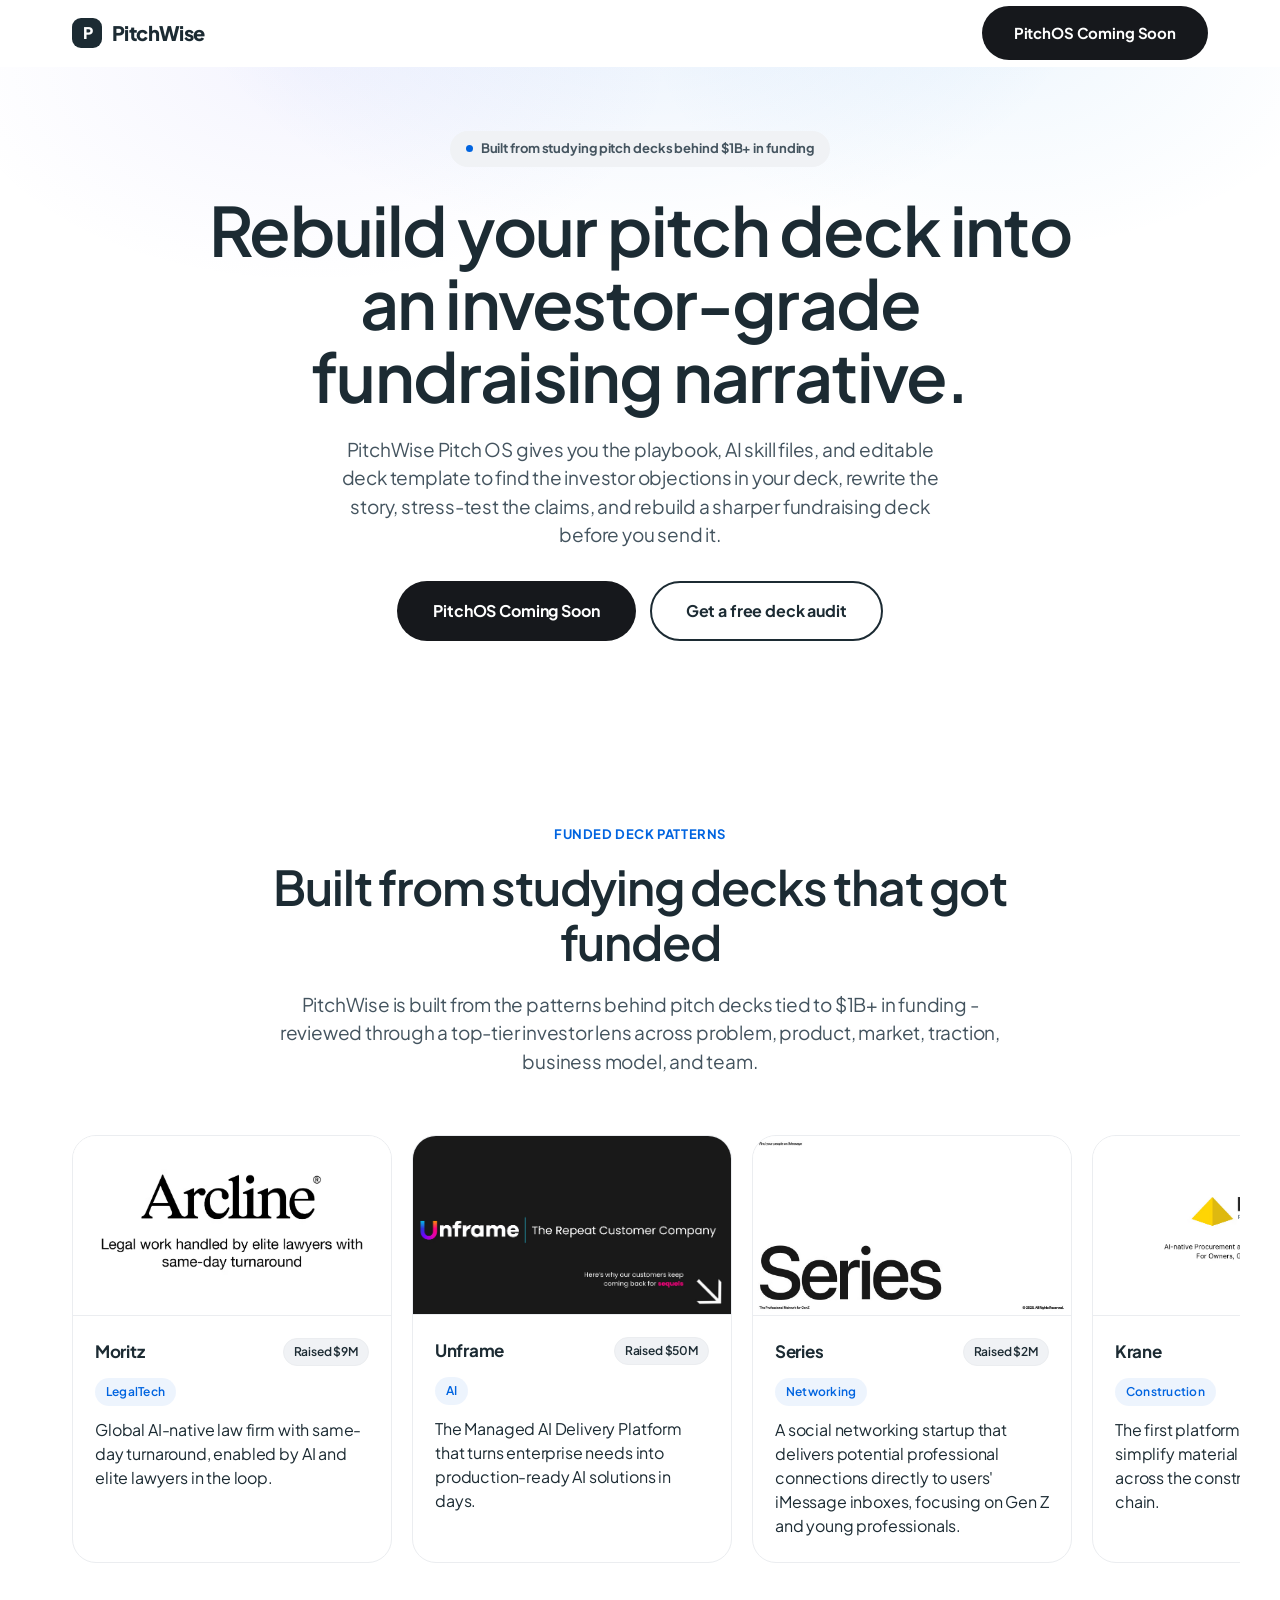
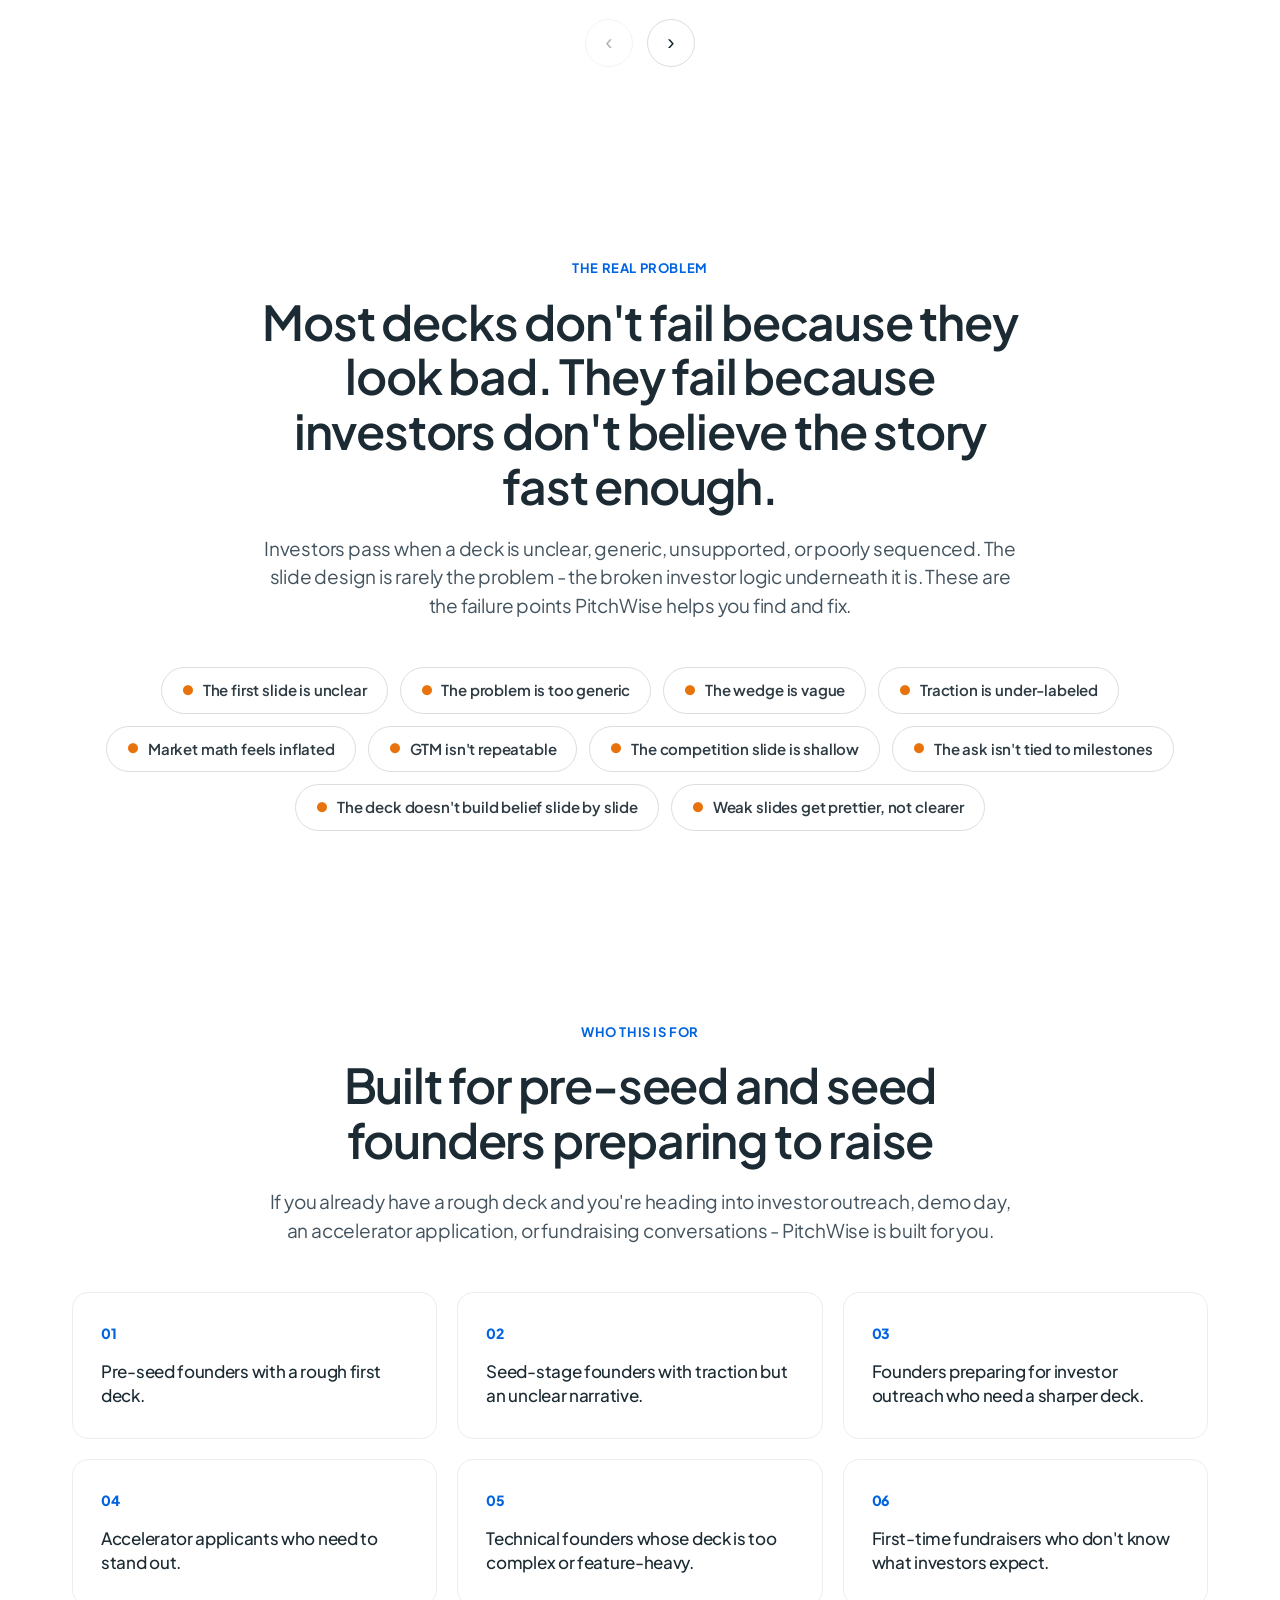
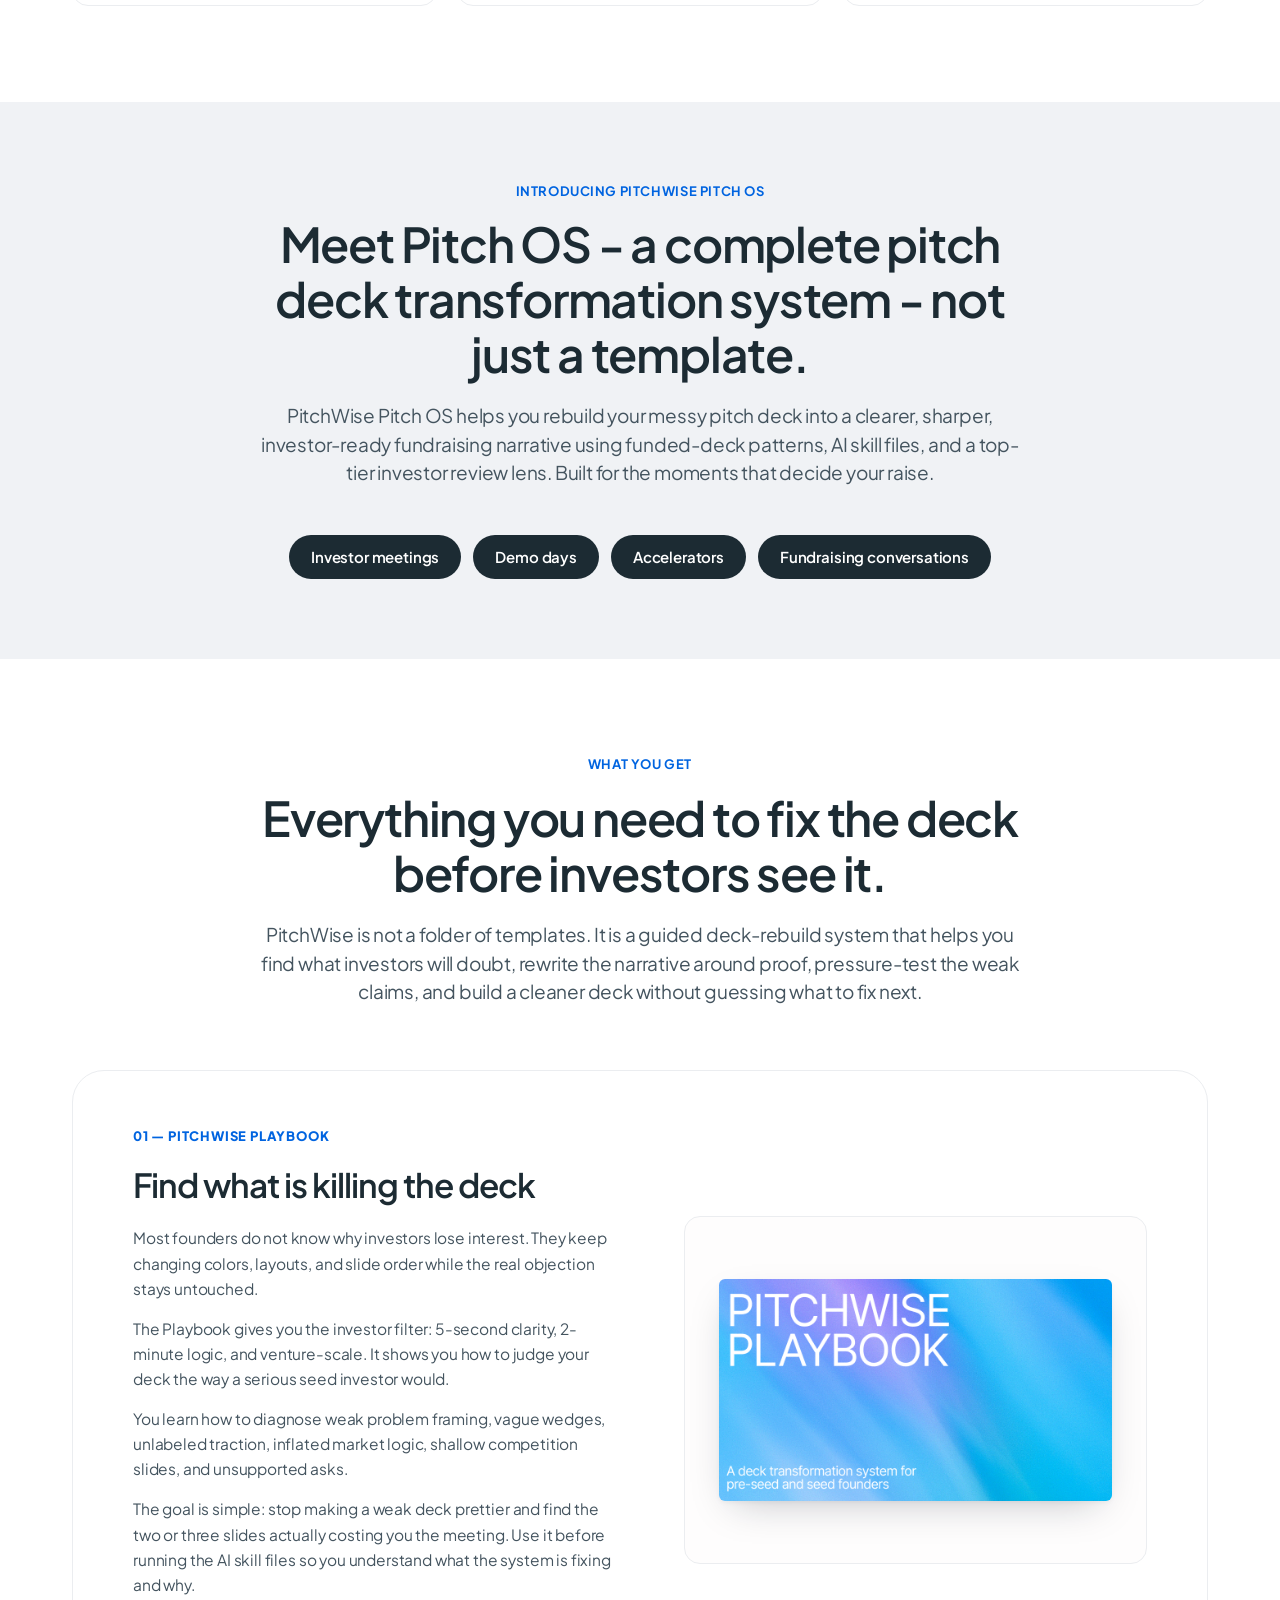
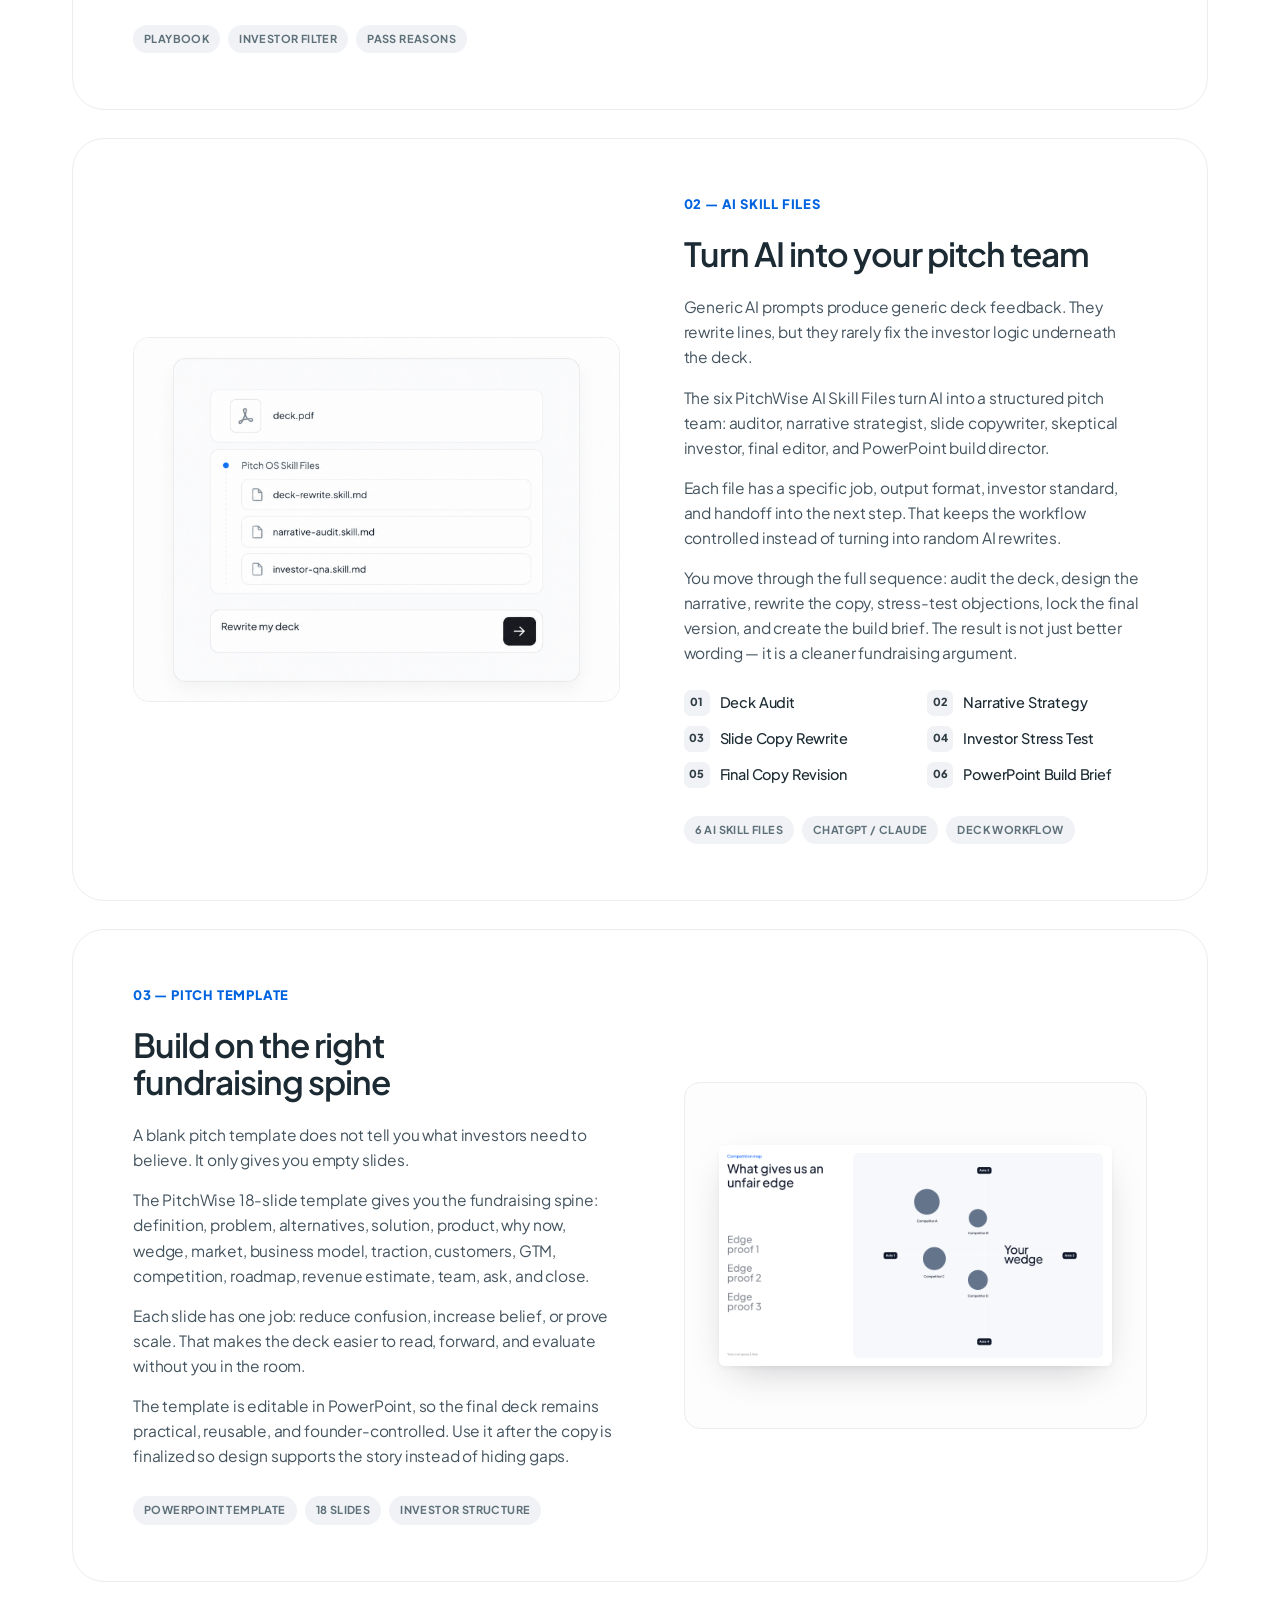
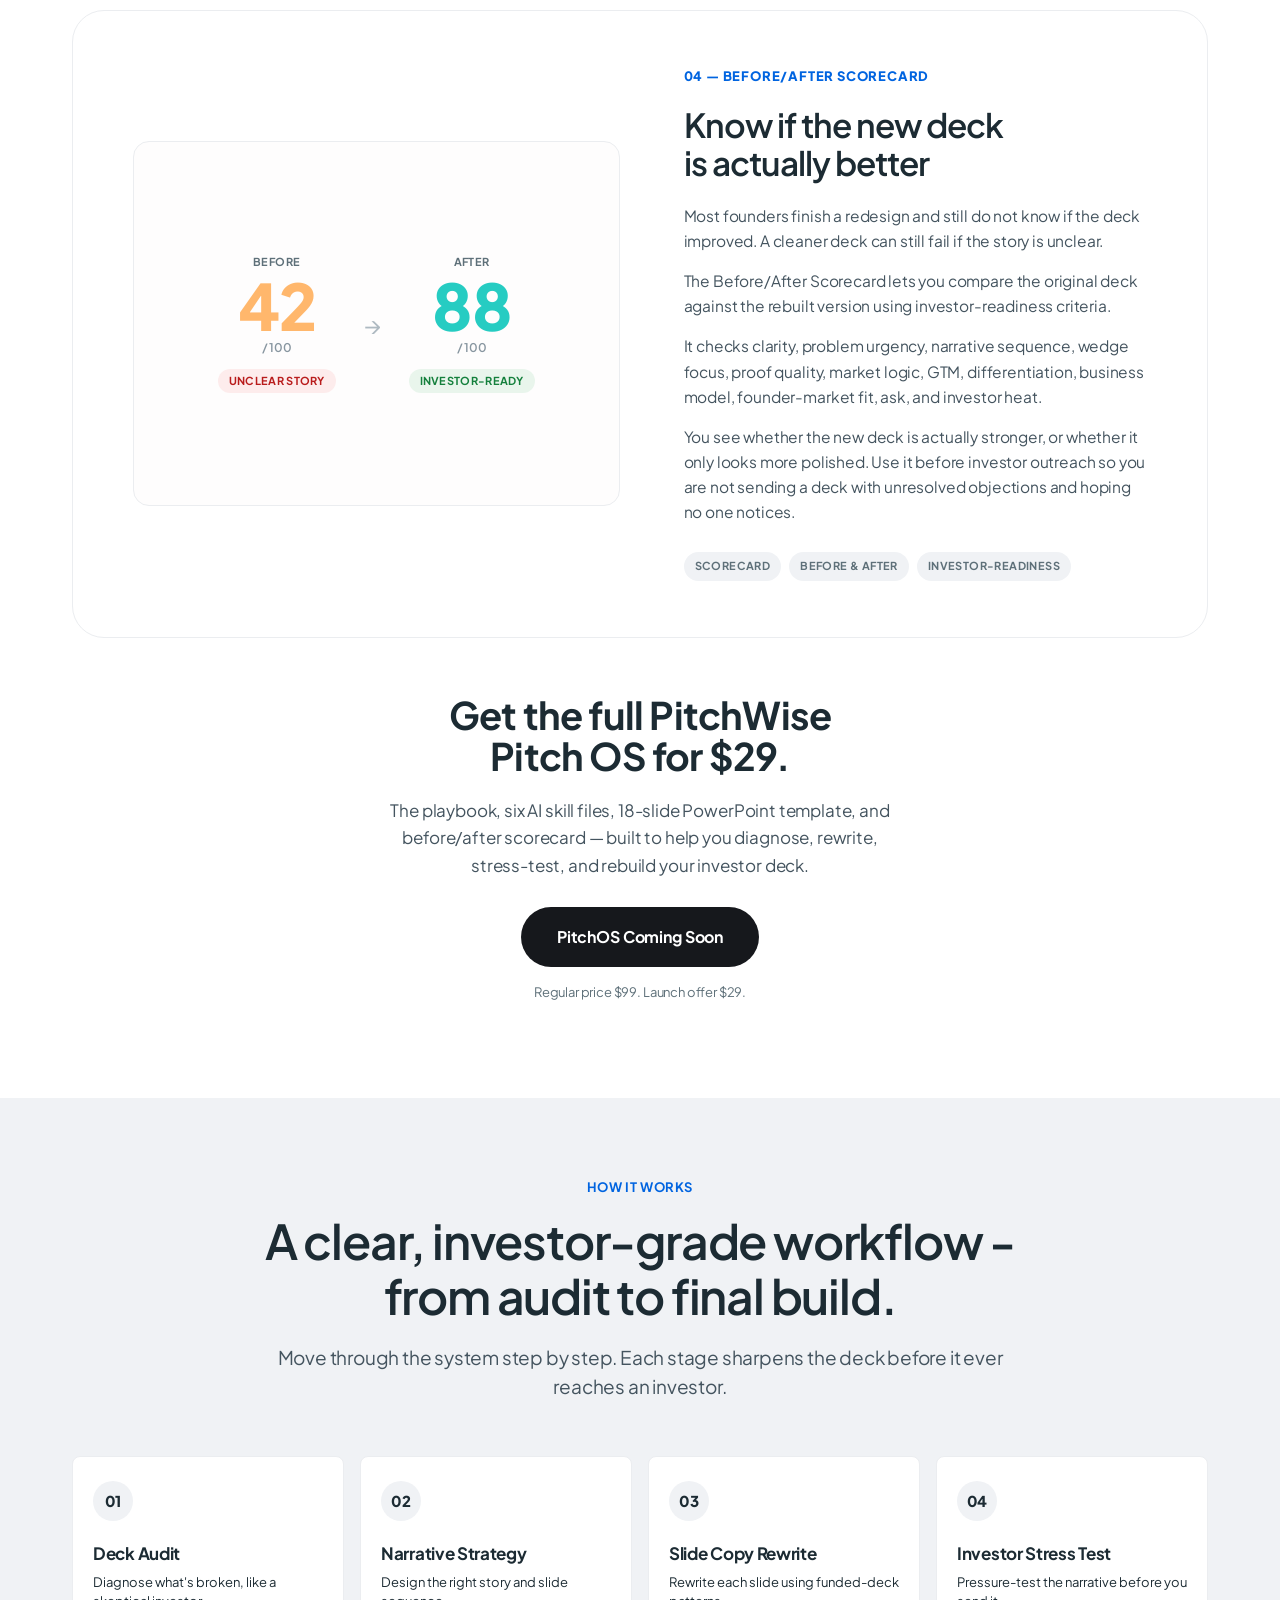
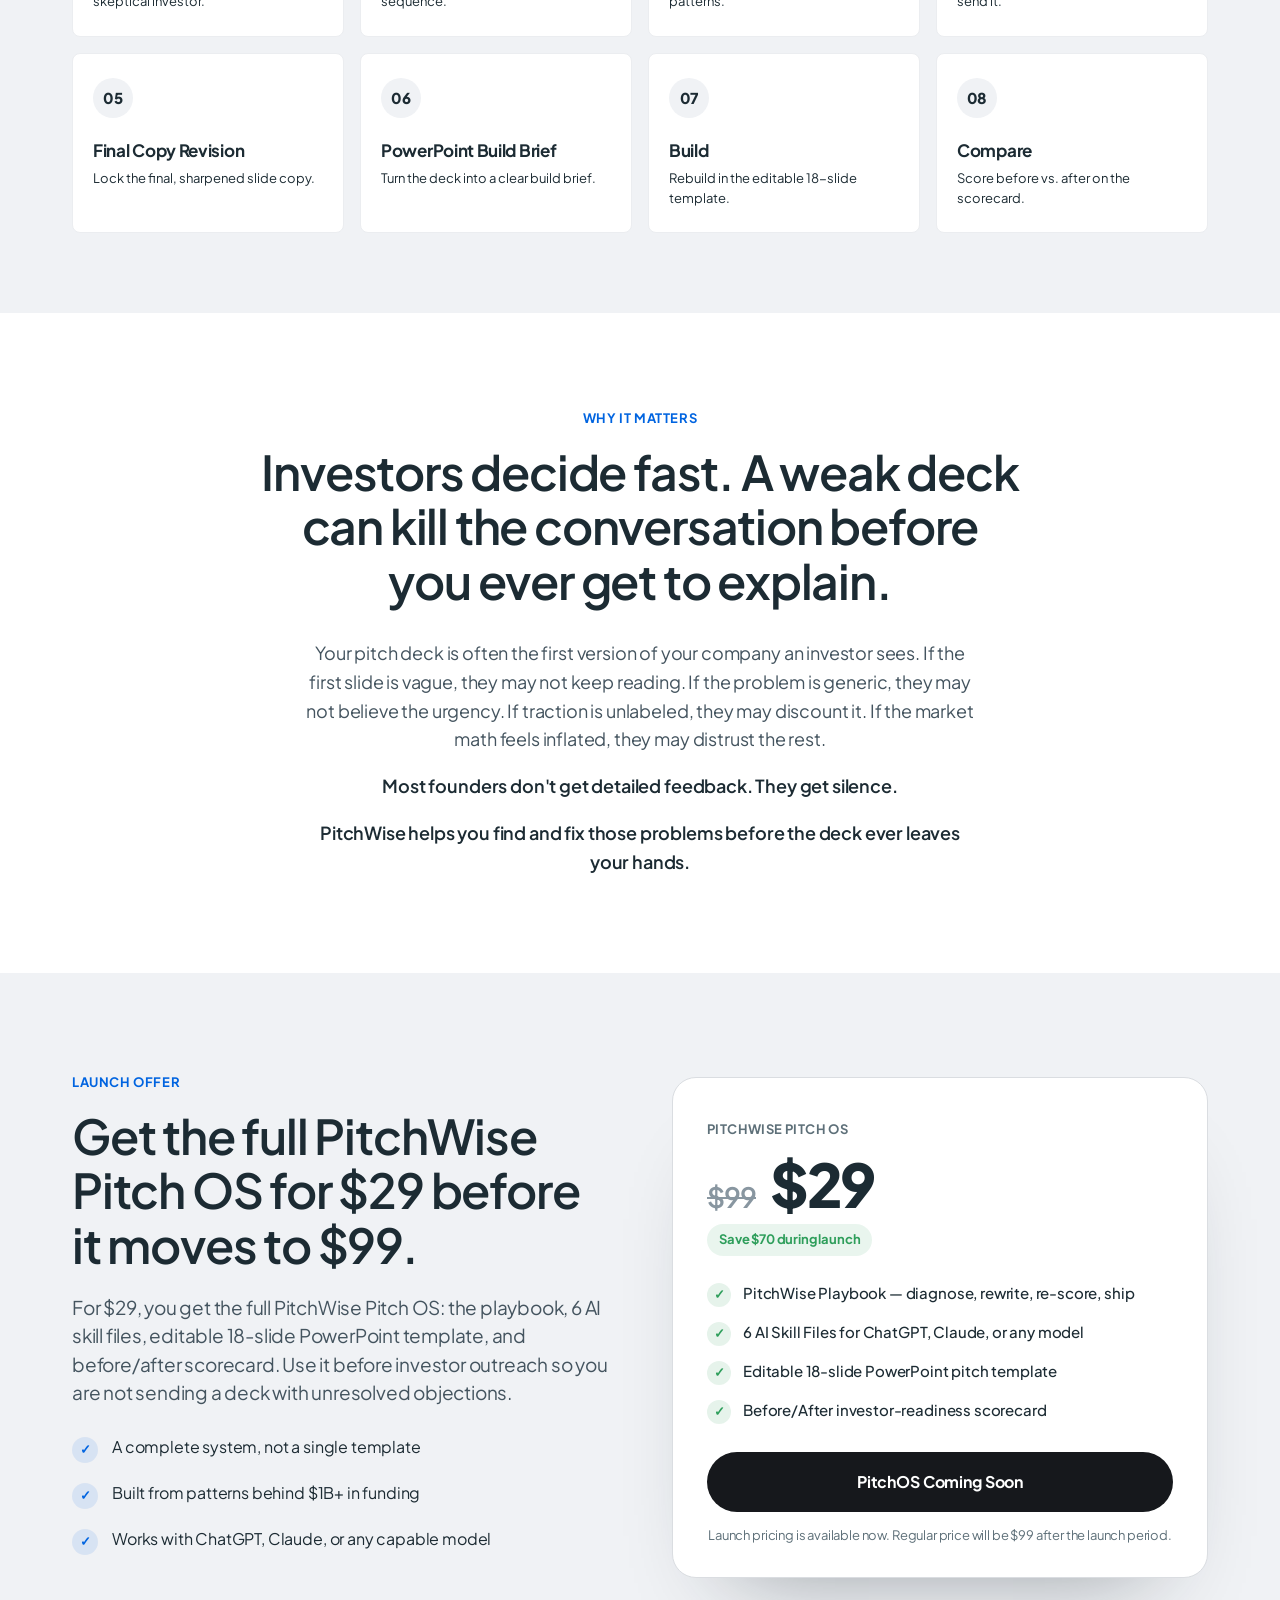
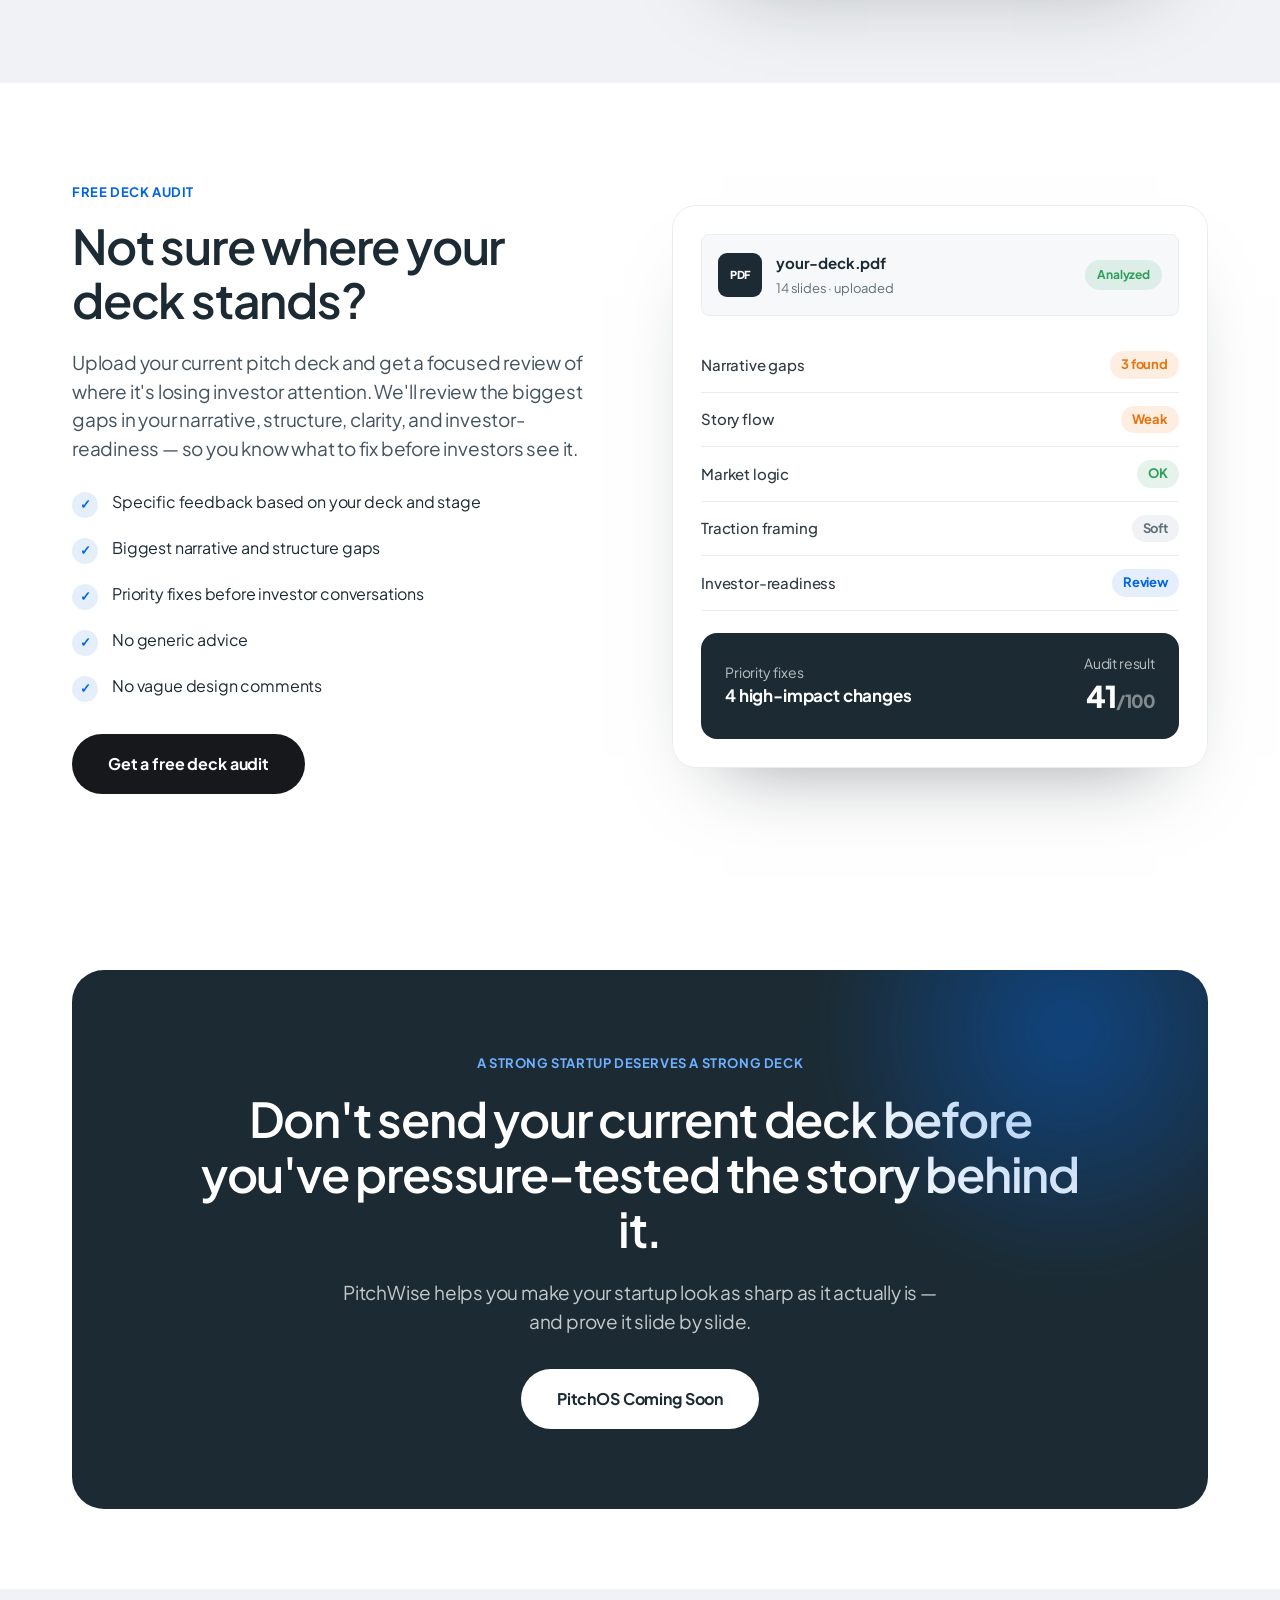
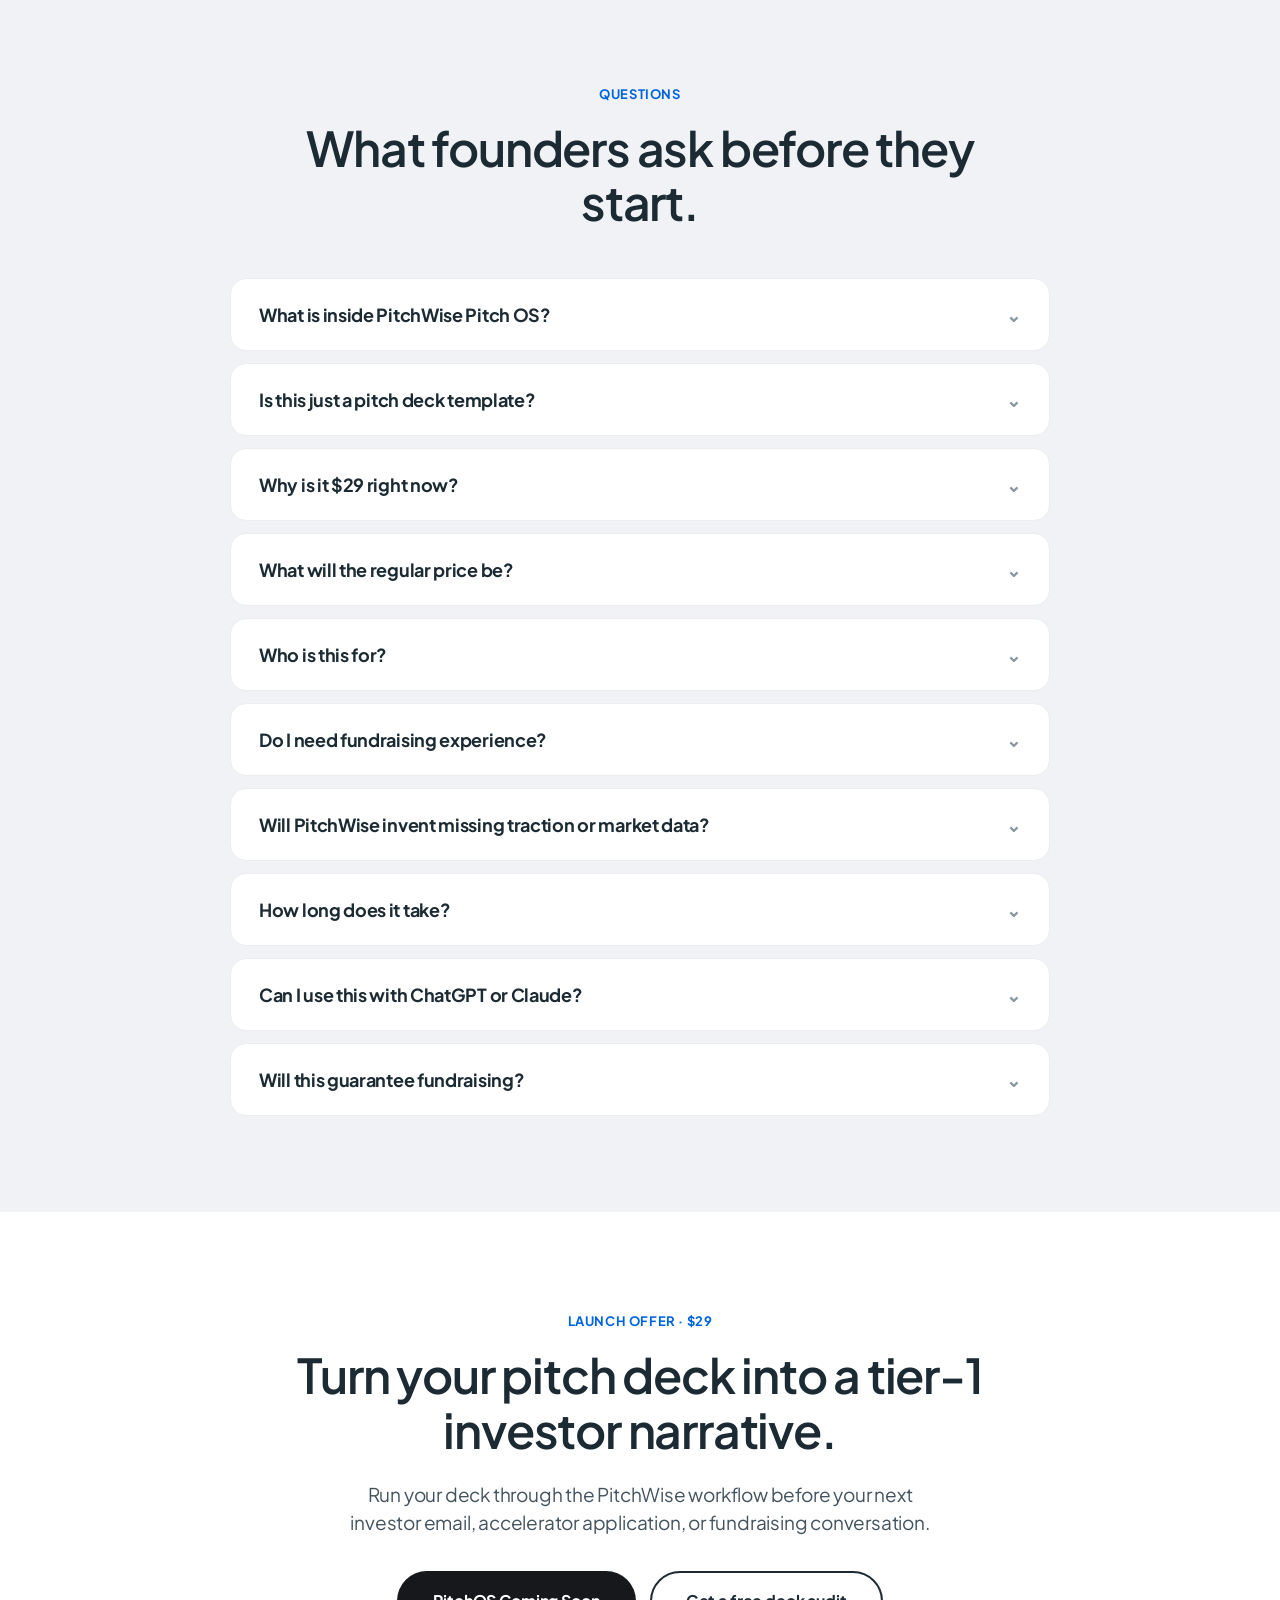
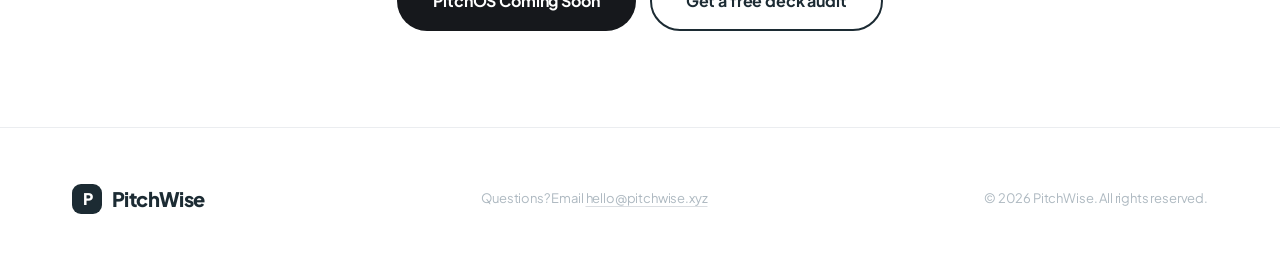
<file: index.html>
<!DOCTYPE html>
<html lang="en">
<head>
<meta charset="UTF-8" />
<meta name="viewport" content="width=device-width, initial-scale=1.0" />
<title>PitchWise Pitch OS | Investor-Ready Pitch Deck System</title>
<link rel="icon" href="./favicon.svg" type="image/svg+xml" />
<meta name="description" content="PitchWise Pitch OS gives early-stage founders the playbook, AI skill files, and editable pitch template to diagnose, rewrite, pressure-test, and rebuild a sharper investor deck." />
<link rel="preconnect" href="https://fonts.googleapis.com" />
<link rel="preconnect" href="https://fonts.gstatic.com" crossorigin />
<link href="https://fonts.googleapis.com/css2?family=Plus+Jakarta+Sans:ital,wght@0,300;0,400;0,500;0,600;0,700;0,800&display=swap" rel="stylesheet" />
<link rel="stylesheet" href="styles.css" />
<style>
/* ── Product section: inlined so it renders even if styles.css is cached/stale ── */
.po-blocks{display:flex;flex-direction:column;gap:28px;margin-top:64px}
.po-block{display:grid;grid-template-columns:1.05fr 1fr;gap:64px;align-items:center;background:#fff;border:1px solid #EBEDF0;border-radius:32px;padding:56px 60px;transition:box-shadow 220ms ease,border-color 220ms ease,transform 220ms ease}
.po-block:hover{border-color:#DADDE1;box-shadow:0 44px 84px -58px rgba(20,30,40,.46);transform:translateY(-2px)}
.po-block--flip .po-figure{order:-1}
.po-num{font-size:13px;font-weight:800;letter-spacing:.8px;text-transform:uppercase;color:#0064E0;margin-bottom:20px}
.po-block h3{font-size:clamp(27px,2.6vw,34px);font-weight:600;line-height:1.12;letter-spacing:-1px;color:#1C2B33;margin-bottom:22px;text-wrap:balance}
.po-copy{display:flex;flex-direction:column;gap:15px}
.po-copy p{font-size:15.5px;line-height:1.62;color:#44545F;margin:0;text-wrap:pretty}
.po-tags{display:flex;flex-wrap:wrap;gap:8px;margin-top:28px}
.po-steps{list-style:none;padding:0;margin:24px 0 0;display:grid;grid-template-columns:1fr 1fr;gap:10px 24px}
.po-steps li{display:flex;gap:10px;align-items:center;font-size:14.5px;color:#1C2B33;font-weight:500}
.po-steps .sf-num{flex:none;width:26px;height:26px;border-radius:7px;background:#F0F2F5;color:#2E3B43;display:grid;place-items:center;font-size:11px;font-weight:800}
.po-figure{border-radius:16px;overflow:hidden;border:1px solid #EBEDF0;aspect-ratio:4/3;display:grid;place-items:center;position:relative}
.po-figure--img{background:#F0F2F5}
.po-figure--img img{width:100%;height:100%;object-fit:cover;display:block}
.po-figure--framed{background:#FEFDFD;padding:34px}
.po-figure--framed img{width:100%;height:auto;max-height:100%;object-fit:contain;border-radius:6px;box-shadow:0 14px 38px -14px rgba(16,24,40,.26),0 2px 6px -2px rgba(16,24,40,.08)}
.po-figure--score{display:flex;align-items:center;justify-content:center;gap:28px;background:#FEFDFD}
.po-figure--score .score-num{font-size:clamp(48px,6vw,64px)}
.po-cta{text-align:center;margin-top:56px}
.po-cta-headline{font-size:clamp(28px,3vw,38px);font-weight:700;letter-spacing:-.8px;line-height:1.1;color:#1C2B33;margin:0 auto 20px;max-width:640px;text-wrap:balance}
.po-cta-sub{font-size:clamp(15px,1.4vw,17px);line-height:1.6;color:#44545F;max-width:520px;margin:0 auto 28px;font-weight:400;text-wrap:pretty}
.po-cta .price-note{font-size:13px;font-weight:400;color:#5E7079;margin:16px 0 0}
.score-pill{display:inline-block;margin-top:10px;padding:4px 11px;border-radius:99px;font-size:11px;font-weight:700;letter-spacing:.3px;text-transform:uppercase}
.score-pill--warn{background:rgba(239,68,68,.09);color:#b91c1c}
.score-pill--ok{background:rgba(22,163,74,.09);color:#15803d}
@media(max-width:1023px){.po-block{grid-template-columns:1fr;gap:40px;padding:48px 44px}.po-block--flip .po-figure{order:0}}
@media(max-width:767px){.po-block{padding:32px 24px;border-radius:24px}.po-steps{grid-template-columns:1fr}.po-figure--framed{padding:22px}}
@keyframes heroTitleIn{from{opacity:0;transform:translateY(10px);filter:blur(4px)}to{opacity:1;transform:translateY(0);filter:blur(0)}}
@media(prefers-reduced-motion:no-preference){.hero-title-anim{animation:heroTitleIn 700ms cubic-bezier(.22,1,.36,1) both;animation-delay:80ms}}
</style>
<script>document.documentElement.classList.add("js");</script>

<!-- Google tag (gtag.js) -->
<script async src="https://www.googletagmanager.com/gtag/js?id=G-KC6GDRJXV1"></script>
<script>
  window.dataLayer = window.dataLayer || [];
  function gtag(){dataLayer.push(arguments);}
  gtag('js', new Date());
  gtag('config', 'G-KC6GDRJXV1');
</script>
</head>
<body>

<!-- ============================================================ NAV -->
<header class="nav" id="nav">
  <div class="wrap nav-inner">
    <a class="brand" href="#top">
      <span class="brand-mark">P</span>
      PitchWise
    </a>
    <div class="nav-actions">
      <a class="btn btn-primary" href="#pricing" onclick="gtag('event','pitch_os_coming_soon_click')">PitchOS Coming Soon</a>
    </div>
  </div>
</header>

<main id="top">

  <!-- ======================================================== HERO -->
  <section class="hero">
    <div class="wrap">
      <div class="hero-head reveal">
        <span class="hero-badge"><span class="dot"></span> Built from studying pitch decks behind $1B+ in funding</span>
        <h1 class="t-hero hero-title-anim">Rebuild your pitch deck into an investor-grade fundraising narrative.</h1>
        <p class="t-subtitle hero-sub">PitchWise Pitch OS gives you the playbook, AI skill files, and editable deck template to find the investor objections in your deck, rewrite the story, stress-test the claims, and rebuild a sharper fundraising deck before you send it.</p>

        <div class="hero-ctas">
          <a class="btn btn-primary btn-lg" href="#pricing" onclick="gtag('event','pitch_os_coming_soon_click')">PitchOS Coming Soon</a>
          <a class="btn btn-secondary btn-lg" href="./free-audit.html" onclick="gtag('event','free_audit_click')">Get a free deck audit</a>
        </div>

      </div>
    </div>
  </section>

  <!-- ============================================== FUNDED DECK PATTERNS (PROOF) -->
  <section class="section-pad-lg" id="patterns">
    <div class="wrap">
      <div class="section-head center reveal">
        <span class="t-eyebrow">Funded deck patterns</span>
        <h2 class="t-display">Built from studying decks that got funded</h2>
        <p class="t-subtitle">PitchWise is built from the patterns behind pitch decks tied to $1B+ in funding - reviewed through a top-tier investor lens across problem, product, market, traction, business model, and team.</p>
      </div>
    </div>

    <div class="fp-rail reveal">
      <div class="fp-scroller" id="fpScroller" role="list">

        <article class="fp-card" role="listitem">
          <div class="fp-thumb fp-thumb--img">
            <img src="images/moritz-arcline.avif" alt="Arcline pitch deck slide — Legal work handled by elite lawyers with same-day turnaround" loading="eager" />
          </div>
          <div class="fp-body">
            <div class="fp-head">
              <span class="fp-name">Moritz</span>
              <span class="fp-raise">Raised $9M</span>
            </div>
            <span class="fp-type">LegalTech</span>
            <p class="fp-why">Global AI-native law firm with same-day turnaround, enabled by AI and elite lawyers in the loop.</p>
          </div>
        </article>

        <article class="fp-card" role="listitem">
          <div class="fp-thumb fp-thumb--img">
            <img src="images/unframe.avif" alt="Unframe pitch deck slide" loading="lazy" />
          </div>
          <div class="fp-body">
            <div class="fp-head">
              <span class="fp-name">Unframe</span>
              <span class="fp-raise">Raised $50M</span>
            </div>
            <span class="fp-type">AI</span>
            <p class="fp-why">The Managed AI Delivery Platform that turns enterprise needs into production-ready AI solutions in days.</p>
          </div>
        </article>

        <article class="fp-card" role="listitem">
          <div class="fp-thumb fp-thumb--img">
            <img src="images/series.avif" alt="Series pitch deck slide" loading="lazy" />
          </div>
          <div class="fp-body">
            <div class="fp-head">
              <span class="fp-name">Series</span>
              <span class="fp-raise">Raised $2M</span>
            </div>
            <span class="fp-type">Networking</span>
            <p class="fp-why">A social networking startup that delivers potential professional connections directly to users' iMessage inboxes, focusing on Gen Z and young professionals.</p>
          </div>
        </article>

        <article class="fp-card" role="listitem">
          <div class="fp-thumb fp-thumb--img">
            <img src="images/krane.avif" alt="Krane pitch deck slide" loading="lazy" />
          </div>
          <div class="fp-body">
            <div class="fp-head">
              <span class="fp-name">Krane</span>
              <span class="fp-raise">Raised $9M</span>
            </div>
            <span class="fp-type">Construction</span>
            <p class="fp-why">The first platform built specifically to simplify material management across the construction supply chain.</p>
          </div>
        </article>

        <article class="fp-card" role="listitem">
          <div class="fp-thumb fp-thumb--img">
            <img src="images/daydream.avif" alt="Daydream pitch deck slide" loading="lazy" />
          </div>
          <div class="fp-body">
            <div class="fp-head">
              <span class="fp-name">Daydream</span>
              <span class="fp-raise">Raised $15M</span>
            </div>
            <span class="fp-type">Advertising</span>
            <p class="fp-why">An AI-powered SEO agency combining AI agents and human experts to optimize online search performance for clients.</p>
          </div>
        </article>

        <article class="fp-card" role="listitem">
          <div class="fp-thumb fp-thumb--img">
            <img src="images/vybe.avif" alt="Vybe pitch deck slide" loading="lazy" />
          </div>
          <div class="fp-body">
            <div class="fp-head">
              <span class="fp-name">Vybe</span>
              <span class="fp-raise">Raised $10M</span>
            </div>
            <span class="fp-type">Coding</span>
            <p class="fp-why">Enables large companies to build secure internal apps using AI-powered vibe coding and natural language prompts.</p>
          </div>
        </article>

      </div>
    </div>

    <div class="fp-nav">
      <button class="fp-arrow fp-prev" type="button" aria-label="Scroll to previous cards">‹</button>
      <button class="fp-arrow fp-next" type="button" aria-label="Scroll to next cards">›</button>
    </div>
  </section>

  <!-- ======================================================== PROBLEM -->
  <section class="section-pad-lg" id="problem">
    <div class="wrap">
      <div class="section-head center reveal">
        <span class="t-eyebrow">The real problem</span>
        <h2 class="t-display">Most decks don't fail because they look bad. They fail because investors don't believe the story fast enough.</h2>
        <p class="t-subtitle">Investors pass when a deck is unclear, generic, unsupported, or poorly sequenced. The slide design is rarely the problem - the broken investor logic underneath it is. These are the failure points PitchWise helps you find and fix.</p>
      </div>
      <div class="chips reveal">
        <span class="chip chip--warn"><span class="tick">●</span> The first slide is unclear</span>
        <span class="chip chip--warn"><span class="tick">●</span> The problem is too generic</span>
        <span class="chip chip--warn"><span class="tick">●</span> The wedge is vague</span>
        <span class="chip chip--warn"><span class="tick">●</span> Traction is under-labeled</span>
        <span class="chip chip--warn"><span class="tick">●</span> Market math feels inflated</span>
        <span class="chip chip--warn"><span class="tick">●</span> GTM isn't repeatable</span>
        <span class="chip chip--warn"><span class="tick">●</span> The competition slide is shallow</span>
        <span class="chip chip--warn"><span class="tick">●</span> The ask isn't tied to milestones</span>
        <span class="chip chip--warn"><span class="tick">●</span> The deck doesn't build belief slide by slide</span>
        <span class="chip chip--warn"><span class="tick">●</span> Weak slides get prettier, not clearer</span>
      </div>
    </div>
  </section>

  <!-- ======================================================== WHO THIS IS FOR -->
  <section class="section-pad-lg" id="audience">
    <div class="wrap">
      <div class="section-head center reveal">
        <span class="t-eyebrow">Who this is for</span>
        <h2 class="t-display">Built for pre-seed and seed founders preparing to raise</h2>
        <p class="t-subtitle">If you already have a rough deck and you're heading into investor outreach, demo day, an accelerator application, or fundraising conversations - PitchWise is built for you.</p>
      </div>
      <div class="audience">
        <div class="aud-card reveal"><div class="n">01</div><p>Pre-seed founders with a rough first deck.</p></div>
        <div class="aud-card reveal"><div class="n">02</div><p>Seed-stage founders with traction but an unclear narrative.</p></div>
        <div class="aud-card reveal"><div class="n">03</div><p>Founders preparing for investor outreach who need a sharper deck.</p></div>
        <div class="aud-card reveal"><div class="n">04</div><p>Accelerator applicants who need to stand out.</p></div>
        <div class="aud-card reveal"><div class="n">05</div><p>Technical founders whose deck is too complex or feature-heavy.</p></div>
        <div class="aud-card reveal"><div class="n">06</div><p>First-time fundraisers who don't know what investors expect.</p></div>
      </div>
    </div>
  </section>

  <!-- ======================================================== PRODUCT / SYSTEM -->
  <section class="section-pad" id="system" style="background: var(--surface-soft);">
    <div class="wrap">
      <div class="section-head center reveal">
        <span class="t-eyebrow">Introducing PitchWise Pitch OS</span>
        <h2 class="t-display">Meet Pitch OS - a complete pitch deck transformation system - not just a template.</h2>
        <p class="t-subtitle">PitchWise Pitch OS helps you rebuild your messy pitch deck into a clearer, sharper, investor-ready fundraising narrative using funded-deck patterns, AI skill files, and a top-tier investor review lens. Built for the moments that decide your raise.</p>
      </div>
      <div class="usecases reveal">
        <span class="usecase">Investor meetings</span>
        <span class="usecase">Demo days</span>
        <span class="usecase">Accelerators</span>
        <span class="usecase">Fundraising conversations</span>
      </div>
    </div>
  </section>

  <!-- ======================================================== WHAT YOU GET -->
  <section class="section-pad-lg" id="get">
    <div class="wrap">
      <div class="section-head center reveal">
        <span class="t-eyebrow">What you get</span>
        <h2 class="t-display">Everything you need to fix the deck before investors see it.</h2>
        <p class="t-subtitle">PitchWise is not a folder of templates. It is a guided deck-rebuild system that helps you find what investors will doubt, rewrite the narrative around proof, pressure-test the weak claims, and build a cleaner deck without guessing what to fix next.</p>
      </div>

      <div class="po-blocks">

        <!-- BLOCK 01 -->
        <article class="po-block reveal">
          <div class="po-text">
            <div class="po-num">01 — PitchWise Playbook</div>
            <h3 class="t-heading-lg">Find what is killing the deck</h3>
            <div class="po-copy">
              <p>Most founders do not know why investors lose interest. They keep changing colors, layouts, and slide order while the real objection stays untouched.</p>
              <p>The Playbook gives you the investor filter: 5-second clarity, 2-minute logic, and venture-scale. It shows you how to judge your deck the way a serious seed investor would.</p>
              <p>You learn how to diagnose weak problem framing, vague wedges, unlabeled traction, inflated market logic, shallow competition slides, and unsupported asks.</p>
              <p>The goal is simple: stop making a weak deck prettier and find the two or three slides actually costing you the meeting. Use it before running the AI skill files so you understand what the system is fixing and why.</p>
            </div>
            <div class="po-tags">
              <span class="deliv-tag">Playbook</span>
              <span class="deliv-tag">Investor Filter</span>
              <span class="deliv-tag">Pass Reasons</span>
            </div>
          </div>
          <div class="po-figure po-figure--framed">
            <img src="images/pitchwise-playbook-cover.jpg" alt="PitchWise Playbook — a deck transformation system for pre-seed and seed founders" loading="lazy" />
          </div>
        </article>

        <!-- BLOCK 02 -->
        <article class="po-block po-block--flip reveal">
          <div class="po-text">
            <div class="po-num">02 — AI Skill Files</div>
            <h3 class="t-heading-lg">Turn AI into your pitch team</h3>
            <div class="po-copy">
              <p>Generic AI prompts produce generic deck feedback. They rewrite lines, but they rarely fix the investor logic underneath the deck.</p>
              <p>The six PitchWise AI Skill Files turn AI into a structured pitch team: auditor, narrative strategist, slide copywriter, skeptical investor, final editor, and PowerPoint build director.</p>
              <p>Each file has a specific job, output format, investor standard, and handoff into the next step. That keeps the workflow controlled instead of turning into random AI rewrites.</p>
              <p>You move through the full sequence: audit the deck, design the narrative, rewrite the copy, stress-test objections, lock the final version, and create the build brief. The result is not just better wording — it is a cleaner fundraising argument.</p>
            </div>
            <ul class="po-steps">
              <li><span class="sf-num">01</span> Deck Audit</li>
              <li><span class="sf-num">02</span> Narrative Strategy</li>
              <li><span class="sf-num">03</span> Slide Copy Rewrite</li>
              <li><span class="sf-num">04</span> Investor Stress Test</li>
              <li><span class="sf-num">05</span> Final Copy Revision</li>
              <li><span class="sf-num">06</span> PowerPoint Build Brief</li>
            </ul>
            <div class="po-tags">
              <span class="deliv-tag">6 AI Skill Files</span>
              <span class="deliv-tag">ChatGPT / Claude</span>
              <span class="deliv-tag">Deck Workflow</span>
            </div>
          </div>
          <div class="po-figure po-figure--img">
            <img src="images/skill-files.png" alt="PitchWise AI Skill Files" loading="lazy" />
          </div>
        </article>

        <!-- BLOCK 03 -->
        <article class="po-block reveal">
          <div class="po-text">
            <div class="po-num">03 — Pitch Template</div>
            <h3 class="t-heading-lg">Build on the right fundraising spine</h3>
            <div class="po-copy">
              <p>A blank pitch template does not tell you what investors need to believe. It only gives you empty slides.</p>
              <p>The PitchWise 18-slide template gives you the fundraising spine: definition, problem, alternatives, solution, product, why now, wedge, market, business model, traction, customers, GTM, competition, roadmap, revenue estimate, team, ask, and close.</p>
              <p>Each slide has one job: reduce confusion, increase belief, or prove scale. That makes the deck easier to read, forward, and evaluate without you in the room.</p>
              <p>The template is editable in PowerPoint, so the final deck remains practical, reusable, and founder-controlled. Use it after the copy is finalized so design supports the story instead of hiding gaps.</p>
            </div>
            <div class="po-tags">
              <span class="deliv-tag">PowerPoint Template</span>
              <span class="deliv-tag">18 Slides</span>
              <span class="deliv-tag">Investor Structure</span>
            </div>
          </div>
          <div class="po-figure po-figure--framed">
            <img src="images/deck-template.png" alt="PitchWise 18-slide pitch template" loading="lazy" />
          </div>
        </article>

        <!-- BLOCK 04 -->
        <article class="po-block po-block--flip reveal">
          <div class="po-text">
            <div class="po-num">04 — Before/After Scorecard</div>
            <h3 class="t-heading-lg">Know if the new deck is actually better</h3>
            <div class="po-copy">
              <p>Most founders finish a redesign and still do not know if the deck improved. A cleaner deck can still fail if the story is unclear.</p>
              <p>The Before/After Scorecard lets you compare the original deck against the rebuilt version using investor-readiness criteria.</p>
              <p>It checks clarity, problem urgency, narrative sequence, wedge focus, proof quality, market logic, GTM, differentiation, business model, founder-market fit, ask, and investor heat.</p>
              <p>You see whether the new deck is actually stronger, or whether it only looks more polished. Use it before investor outreach so you are not sending a deck with unresolved objections and hoping no one notices.</p>
            </div>
            <div class="po-tags">
              <span class="deliv-tag">Scorecard</span>
              <span class="deliv-tag">Before &amp; After</span>
              <span class="deliv-tag">Investor-readiness</span>
            </div>
          </div>
          <div class="po-figure po-figure--score">
            <div class="score-col">
              <span class="score-cap">Before</span>
              <span class="score-num score-before">42</span>
              <span class="score-of">/ 100</span>
              <span class="score-pill score-pill--warn">Unclear story</span>
            </div>
            <div class="score-arrow">→</div>
            <div class="score-col">
              <span class="score-cap">After</span>
              <span class="score-num score-after">88</span>
              <span class="score-of">/ 100</span>
              <span class="score-pill score-pill--ok">Investor-ready</span>
            </div>
          </div>
        </article>

      </div>

      <div class="po-cta reveal">
        <h3 class="po-cta-headline">Get the full PitchWise Pitch OS for $29.</h3>
        <p class="po-cta-sub">The playbook, six AI skill files, 18-slide PowerPoint template, and before/after scorecard — built to help you diagnose, rewrite, stress-test, and rebuild your investor deck.</p>
        <a class="btn btn-primary btn-lg" href="#pricing" onclick="gtag('event','pitch_os_coming_soon_click')">PitchOS Coming Soon</a>
        <p class="price-note">Regular price $99. Launch offer $29.</p>
      </div>
    </div>
  </section>

  <!-- ======================================================== WORKFLOW -->
  <section class="section-pad" id="process" style="background: var(--surface-soft);">
    <div class="wrap">
      <div class="section-head center reveal">
        <span class="t-eyebrow">How it works</span>
        <h2 class="t-display">A clear, investor-grade workflow - from audit to final build.</h2>
        <p class="t-subtitle">Move through the system step by step. Each stage sharpens the deck before it ever reaches an investor.</p>
      </div>
      <div class="steps steps--flow">
        <div class="step reveal"><div class="step-num">01</div><h4>Deck Audit<br><span class="step-desc">Diagnose what's broken, like a skeptical investor.</span></h4></div>
        <div class="step reveal"><div class="step-num">02</div><h4>Narrative Strategy<br><span class="step-desc">Design the right story and slide sequence.</span></h4></div>
        <div class="step reveal"><div class="step-num">03</div><h4>Slide Copy Rewrite<br><span class="step-desc">Rewrite each slide using funded-deck patterns.</span></h4></div>
        <div class="step reveal"><div class="step-num">04</div><h4>Investor Stress Test<br><span class="step-desc">Pressure-test the narrative before you send it.</span></h4></div>
        <div class="step reveal"><div class="step-num">05</div><h4>Final Copy Revision<br><span class="step-desc">Lock the final, sharpened slide copy.</span></h4></div>
        <div class="step reveal"><div class="step-num">06</div><h4>PowerPoint Build Brief<br><span class="step-desc">Turn the deck into a clear build brief.</span></h4></div>
        <div class="step reveal"><div class="step-num">07</div><h4>Build<br><span class="step-desc">Rebuild in the editable 18-slide template.</span></h4></div>
        <div class="step reveal"><div class="step-num">08</div><h4>Compare<br><span class="step-desc">Score before vs. after on the scorecard.</span></h4></div>
      </div>
    </div>
  </section>

  <!-- ======================================================== FOMO / URGENCY -->
  <section class="section-pad-lg" id="why">
    <div class="wrap">
      <div class="section-head center reveal">
        <span class="t-eyebrow">Why it matters</span>
        <h2 class="t-display">Investors decide fast. A weak deck can kill the conversation before you ever get to explain.</h2>
      </div>
      <div class="fomo-body reveal">
        <p>Your pitch deck is often the first version of your company an investor sees. If the first slide is vague, they may not keep reading. If the problem is generic, they may not believe the urgency. If traction is unlabeled, they may discount it. If the market math feels inflated, they may distrust the rest.</p>
        <p class="silence">Most founders don't get detailed feedback. They get silence.</p>
        <p>PitchWise helps you find and fix those problems before the deck ever leaves your hands.</p>
      </div>
    </div>
  </section>

  <!-- ======================================================== PRICING -->
  <section class="section-pad-lg audit" id="pricing">
    <div class="wrap">
      <div class="audit-split">
        <div class="reveal">
          <span class="t-eyebrow">Launch offer</span>
          <h2 class="t-display" style="margin-top:16px;">Get the full PitchWise Pitch OS for $29 before it moves to $99.</h2>
          <p class="t-subtitle" style="margin-top:20px;">For $29, you get the full PitchWise Pitch OS: the playbook, 6 AI skill files, editable 18-slide PowerPoint template, and before/after scorecard. Use it before investor outreach so you are not sending a deck with unresolved objections.</p>
          <ul class="audit-points">
            <li><span class="ic">✓</span><span>A complete system, not a single template</span></li>
            <li><span class="ic">✓</span><span>Built from patterns behind $1B+ in funding</span></li>
            <li><span class="ic">✓</span><span>Works with ChatGPT, Claude, or any capable model</span></li>
          </ul>
        </div>

        <div class="price-card reveal">
          <span class="price-label">PitchWise Pitch OS</span>
          <div class="price-amounts">
            <span class="price-old">$99</span>
            <span class="price-now">$29</span>
          </div>
          <span class="price-save">Save $70 during launch</span>
          <ul class="price-list">
            <li><span class="ic">✓</span><span>PitchWise Playbook — diagnose, rewrite, re-score, ship</span></li>
            <li><span class="ic">✓</span><span>6 AI Skill Files for ChatGPT, Claude, or any model</span></li>
            <li><span class="ic">✓</span><span>Editable 18-slide PowerPoint pitch template</span></li>
            <li><span class="ic">✓</span><span>Before/After investor-readiness scorecard</span></li>
          </ul>
          <a class="btn btn-primary btn-lg" href="#pricing" onclick="gtag('event','pitch_os_coming_soon_click')">PitchOS Coming Soon</a>
          <p class="price-note">Launch pricing is available now. Regular price will be $99 after the launch period.</p>
        </div>
      </div>
    </div>
  </section>

  <!-- ======================================================== FREE DECK AUDIT -->
  <section class="section-pad-lg" id="audit">
    <div class="wrap">
      <div class="audit-split">
        <div class="reveal">
          <span class="t-eyebrow">Free deck audit</span>
          <h2 class="t-display" style="margin-top:16px;">Not sure where your deck stands?</h2>
          <p class="t-subtitle" style="margin-top:20px;">Upload your current pitch deck and get a focused review of where it's losing investor attention. We'll review the biggest gaps in your narrative, structure, clarity, and investor-readiness — so you know what to fix before investors see it.</p>
          <ul class="audit-points">
            <li><span class="ic">✓</span><span>Specific feedback based on your deck and stage</span></li>
            <li><span class="ic">✓</span><span>Biggest narrative and structure gaps</span></li>
            <li><span class="ic">✓</span><span>Priority fixes before investor conversations</span></li>
            <li><span class="ic">✓</span><span>No generic advice</span></li>
            <li><span class="ic">✓</span><span>No vague design comments</span></li>
          </ul>
          <a class="btn btn-primary btn-lg" href="./free-audit.html" onclick="gtag('event','free_audit_click')">Get a free deck audit</a>
        </div>

        <div class="audit-mock reveal" aria-hidden="true">
          <div class="am-file">
            <div class="pdf">PDF</div>
            <div class="meta">
              <b>your-deck.pdf</b><br />
              <span>14 slides · uploaded</span>
            </div>
            <span class="badge-ok">Analyzed</span>
          </div>
          <div class="am-rows">
            <div class="am-row"><span>Narrative gaps</span><span class="am-tag warn">3 found</span></div>
            <div class="am-row"><span>Story flow</span><span class="am-tag warn">Weak</span></div>
            <div class="am-row"><span>Market logic</span><span class="am-tag ok">OK</span></div>
            <div class="am-row"><span>Traction framing</span><span class="am-tag soft">Soft</span></div>
            <div class="am-row"><span>Investor-readiness</span><span class="am-tag rev">Review</span></div>
          </div>
          <div class="am-foot">
            <div>
              <div class="lbl">Priority fixes</div>
              <div class="big">4 high-impact changes</div>
            </div>
            <div class="am-score">
              <div class="lbl">Audit result</div>
              <div class="n" id="scoreNum">0<span class="d">/100</span></div>
            </div>
          </div>
        </div>
      </div>
    </div>
  </section>

  <!-- ======================================================== TRANSFORMATION STRIP -->
  <section class="section-pad" id="transformation">
    <div class="wrap">
      <div class="promo-strip reveal">
        <div class="promo-glow"></div>
        <span class="t-eyebrow" style="color:#6fb0ff;">A strong startup deserves a strong deck</span>
        <h2 class="t-display" style="margin-top:18px;">Don't send your current deck before you've pressure-tested the story behind it.</h2>
        <p class="t-subtitle">PitchWise helps you make your startup look as sharp as it actually is — and prove it slide by slide.</p>
        <a class="btn btn-on-dark btn-lg" href="#pricing">PitchOS Coming Soon</a>
      </div>
    </div>
  </section>

  <!-- ======================================================== FAQ -->
  <section class="section-pad-lg" id="faq" style="background: var(--surface-soft);">
    <div class="wrap">
      <div class="section-head center reveal">
        <span class="t-eyebrow">Questions</span>
        <h2 class="t-display">What founders ask before they start.</h2>
      </div>
      <div class="faq-list">
        <div class="faq-item">
          <button class="faq-q">What is inside PitchWise Pitch OS?<span class="chev">⌄</span></button>
          <div class="faq-a"><div class="faq-a-inner">Four parts: the PitchWise Playbook (a deck transformation guide), six AI Skill Files you upload into ChatGPT or Claude to rewrite your deck step by step, an editable 18-slide PowerPoint pitch template, and a Before/After Scorecard to measure the improvement against investor-readiness criteria.</div></div>
        </div>
        <div class="faq-item">
          <button class="faq-q">Is this just a pitch deck template?<span class="chev">⌄</span></button>
          <div class="faq-a"><div class="faq-a-inner">No. The template is one of four parts. PitchWise Pitch OS is a complete transformation system — it helps you diagnose what's broken, design the right narrative, rewrite the copy, stress-test the deck like an investor, lock the final copy, and rebuild it in an editable template.</div></div>
        </div>
        <div class="faq-item">
          <button class="faq-q">Why is it $29 right now?<span class="chev">⌄</span></button>
          <div class="faq-a"><div class="faq-a-inner">PitchWise Pitch OS is launching at an early founder price of $29. It's a launch advantage for early founders — the regular price will be $99 after the launch period.</div></div>
        </div>
        <div class="faq-item">
          <button class="faq-q">What will the regular price be?<span class="chev">⌄</span></button>
          <div class="faq-a"><div class="faq-a-inner">$99. The full system is priced at $99, and the $29 launch offer lets early founders get everything — playbook, six AI skill files, 18-slide template, and scorecard — before the price moves up.</div></div>
        </div>
        <div class="faq-item">
          <button class="faq-q">Who is this for?<span class="chev">⌄</span></button>
          <div class="faq-a"><div class="faq-a-inner">Pre-seed and seed founders who already have a rough deck and are preparing for investor outreach, demo day, accelerator applications, or fundraising conversations — including technical founders and first-time fundraisers.</div></div>
        </div>
        <div class="faq-item">
          <button class="faq-q">Do I need fundraising experience?<span class="chev">⌄</span></button>
          <div class="faq-a"><div class="faq-a-inner">No. PitchWise gives you the structure, narrative logic, and investor lens up front, so first-time fundraisers can rebuild a deck at investor standard without figuring it out from scratch.</div></div>
        </div>
        <div class="faq-item">
          <button class="faq-q">Will PitchWise invent missing traction or market data?<span class="chev">⌄</span></button>
          <div class="faq-a"><div class="faq-a-inner">No. PitchWise will not fabricate traction, market data, customers, or investor proof. If something is missing, it's marked as missing so you can address it honestly — sharper storytelling, never invented evidence.</div></div>
        </div>
        <div class="faq-item">
          <button class="faq-q">How long does it take?<span class="chev">⌄</span></button>
          <div class="faq-a"><div class="faq-a-inner">It's a serious workflow, not an instant deck generator. Most founders move through the audit, rewrite, stress test, and rebuild over a focused session or two — the goal is a genuinely stronger deck, not the fastest possible one.</div></div>
        </div>
        <div class="faq-item">
          <button class="faq-q">Can I use this with ChatGPT or Claude?<span class="chev">⌄</span></button>
          <div class="faq-a"><div class="faq-a-inner">Yes. The six AI Skill Files are built to be uploaded into ChatGPT, Claude, or any other capable AI model, so you can transform your deck step by step with the tools you already use.</div></div>
        </div>
        <div class="faq-item">
          <button class="faq-q">Will this guarantee fundraising?<span class="chev">⌄</span></button>
          <div class="faq-a"><div class="faq-a-inner">No — and anyone who promises that isn't being honest. PitchWise can't guarantee a raise. What it does is help your deck communicate a clearer, sharper, more credible investor narrative, so your story gets a fair shot.</div></div>
        </div>
      </div>
    </div>
  </section>

  <!-- ======================================================== FINAL CTA -->
  <section class="section-pad-lg final-cta" id="offer">
    <div class="wrap">
      <div class="reveal">
        <span class="t-eyebrow">Launch offer · $29</span>
        <h2 class="t-display" style="margin-top:16px; max-width:760px; margin-left:auto; margin-right:auto;">Turn your pitch deck into a tier-1 investor narrative.</h2>
        <p class="t-subtitle">Run your deck through the PitchWise workflow before your next investor email, accelerator application, or fundraising conversation.</p>
        <div class="hero-ctas">
          <a class="btn btn-primary btn-lg" href="#pricing" onclick="gtag('event','pitch_os_coming_soon_click')">PitchOS Coming Soon</a>
          <a class="btn btn-secondary btn-lg" href="./free-audit.html" onclick="gtag('event','free_audit_click')">Get a free deck audit</a>
        </div>
      </div>
    </div>
  </section>

</main>

<!-- ======================================================== FOOTER -->
<footer class="footer">
  <div class="wrap footer-inner">
    <a class="brand footer-brand" href="#top">
      <span class="brand-mark">P</span>
      PitchWise
    </a>
    <span class="copy footer-center">Questions? Email <a href="mailto:hello@pitchwise.xyz" class="footer-email">hello@pitchwise.xyz</a></span>
    <span class="copy footer-right">&copy; 2026 PitchWise. All rights reserved.</span>
  </div>
</footer>

<script src="app.js"></script>
</body>
</html>
</file>
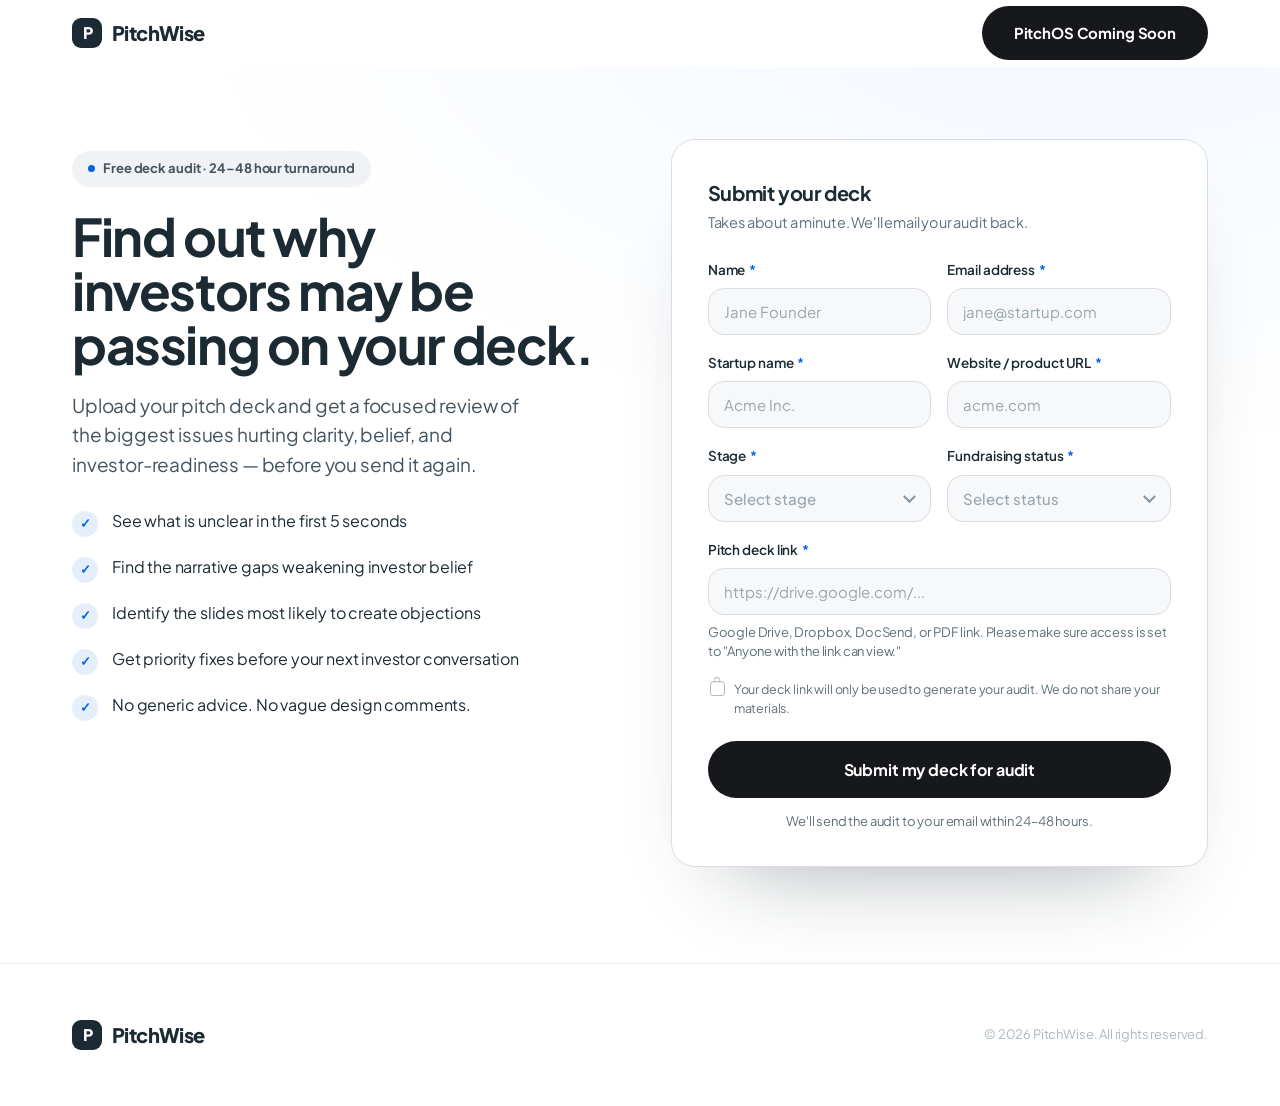
<file: free-audit.html>
<!DOCTYPE html>
<html lang="en">
<head>
<meta charset="UTF-8" />
<meta name="viewport" content="width=device-width, initial-scale=1.0" />
<title>Free Deck Audit | PitchWise Pitch OS</title>
<link rel="icon" href="./favicon.svg" type="image/svg+xml" />
<meta name="description" content="Upload your pitch deck and get a focused review of the biggest narrative, structure, and investor-readiness gaps." />
<link rel="preconnect" href="https://fonts.googleapis.com" />
<link rel="preconnect" href="https://fonts.gstatic.com" crossorigin />
<link href="https://fonts.googleapis.com/css2?family=Plus+Jakarta+Sans:ital,wght@0,300;0,400;0,500;0,600;0,700;0,800&display=swap" rel="stylesheet" />
<link rel="stylesheet" href="styles.css" />
<link rel="stylesheet" href="audit.css" />
<script>document.documentElement.classList.add("js");</script>

<!-- Google tag (gtag.js) -->
<script async src="https://www.googletagmanager.com/gtag/js?id=G-KC6GDRJXV1"></script>
<script>
  window.dataLayer = window.dataLayer || [];
  function gtag(){dataLayer.push(arguments);}
  gtag('js', new Date());
  gtag('config', 'G-KC6GDRJXV1');
</script>
</head>
<body>

<!-- ============================================================ NAV -->
<header class="nav" id="nav">
  <div class="wrap nav-inner">
    <a class="brand" href="./index.html">
      <span class="brand-mark">P</span>
      PitchWise
    </a>
    <div class="nav-actions">
      <a class="btn btn-primary" href="./index.html#pricing" onclick="gtag('event','pitch_os_coming_soon_click')">PitchOS Coming Soon</a>
    </div>
  </div>
</header>

<main>
  <section class="audit-page">
    <div class="wrap">
      <div class="audit-layout">

        <!-- ---------------------------------------- LEFT: COPY -->
        <div class="audit-copy">
          <span class="hero-badge"><span class="dot"></span> Free deck audit · 24–48 hour turnaround</span>
          <h1>Find out why investors may be passing on your deck.</h1>
          <p class="lede">Upload your pitch deck and get a focused review of the biggest issues hurting clarity, belief, and investor-readiness — before you send it again.</p>
          <ul class="audit-points">
            <li><span class="ic">✓</span><span>See what is unclear in the first 5 seconds</span></li>
            <li><span class="ic">✓</span><span>Find the narrative gaps weakening investor belief</span></li>
            <li><span class="ic">✓</span><span>Identify the slides most likely to create objections</span></li>
            <li><span class="ic">✓</span><span>Get priority fixes before your next investor conversation</span></li>
            <li><span class="ic">✓</span><span>No generic advice. No vague design comments.</span></li>
          </ul>
        </div>

        <!-- ---------------------------------------- RIGHT: FORM -->
        <div class="audit-form-card">
          <form id="auditForm" action="https://api.web3forms.com/submit" method="POST" novalidate>
            <input type="hidden" name="access_key" value="e4093135-9e4c-492b-8e3f-f1257cd2d997" />
            <input type="hidden" name="subject" value="New PitchWise Deck Audit Submission" />
            <input type="hidden" name="redirect" value="https://pitchwise.xyz/thank-you.html" />
            <input type="checkbox" name="botcheck" class="hidden" style="display:none;" />
            <div class="form-title">Submit your deck</div>
            <p class="form-sub">Takes about a minute. We'll email your audit back.</p>

            <div class="field-row">
              <div class="field">
                <label for="name">Name <span class="req">*</span></label>
                <input class="input" type="text" id="name" name="name" placeholder="Jane Founder" required />
              </div>
              <div class="field">
                <label for="email">Email address <span class="req">*</span></label>
                <input class="input" type="email" id="email" name="email" placeholder="jane@startup.com" required />
              </div>
            </div>

            <div class="field-row">
              <div class="field">
                <label for="startup">Startup name <span class="req">*</span></label>
                <input class="input" type="text" id="startup" name="startup_name" placeholder="Acme Inc." required />
              </div>
              <div class="field">
                <label for="website">Website / product URL <span class="req">*</span></label>
                <input class="input" type="text" id="website" name="website_url" placeholder="acme.com" required />
              </div>
            </div>

            <div class="field-row">
              <div class="field">
                <label for="stage">Stage <span class="req">*</span></label>
                <div class="select-wrap">
                  <select class="select" id="stage" name="stage" required>
                    <option value="" disabled selected hidden>Select stage</option>
                    <option>Idea</option>
                    <option>MVP</option>
                    <option>Pre-revenue</option>
                    <option>Revenue</option>
                    <option>Pre-seed</option>
                    <option>Seed</option>
                  </select>
                </div>
              </div>
              <div class="field">
                <label for="fundraising">Fundraising status <span class="req">*</span></label>
                <div class="select-wrap">
                  <select class="select" id="fundraising" name="fundraising_status" required>
                    <option value="" disabled selected hidden>Select status</option>
                    <option>Not raising yet</option>
                    <option>Preparing to raise</option>
                    <option>Actively raising</option>
                    <option>Demo day</option>
                    <option>Accelerator application</option>
                  </select>
                </div>
              </div>
            </div>

            <div class="field">
              <label for="deck">Pitch deck link <span class="req">*</span></label>
              <input class="input" type="url" id="deck" name="pitch_deck_link" placeholder="https://drive.google.com/..." required />
              <div class="upload-hint" style="margin-top:8px;">Google Drive, Dropbox, DocSend, or PDF link. Please make sure access is set to "Anyone with the link can view."</div>
              <div class="field-error" id="fileError"></div>
            </div>

            <div class="privacy-note">
              <span class="lock"></span>
              <span>Your deck link will only be used to generate your audit. We do not share your materials.</span>
            </div>

            <button type="submit" class="btn btn-primary btn-submit">Submit my deck for audit</button>
            <p class="submit-help">We'll send the audit to your email within 24–48 hours.</p>
          </form>
        </div>

      </div>
    </div>
  </section>
</main>

<!-- ======================================================== FOOTER -->
<footer class="footer">
  <div class="wrap footer-inner">
    <a class="brand" href="./index.html">
      <span class="brand-mark">P</span>
      PitchWise
    </a>
    <span class="copy">© 2026 PitchWise. All rights reserved.</span>
  </div>
</footer>

<script>
  (function () {
    var form = document.getElementById("auditForm");
    var input = document.getElementById("deck");
    var errorEl = document.getElementById("fileError");

    function showError(msg) {
      errorEl.textContent = msg;
      errorEl.classList.add("show");
      input.setAttribute("aria-invalid", "true");
    }
    function clearError() {
      errorEl.textContent = "";
      errorEl.classList.remove("show");
      input.removeAttribute("aria-invalid");
    }
    function isValidUrl(value) {
      var v = value.trim();
      if (!v) return false;
      try {
        var u = new URL(v);
        return (u.protocol === "http:" || u.protocol === "https:") && !!u.hostname && u.hostname.indexOf(".") !== -1;
      } catch (err) {
        return false;
      }
    }

    input.addEventListener("input", clearError);

    form.addEventListener("submit", function (e) {
      e.preventDefault();
      clearError();

      // Native validation for text/email/select fields
      if (!form.checkValidity()) {
        form.reportValidity();
        return;
      }
      // Require a valid deck link
      var link = input.value.trim();
      if (!link) {
        showError("Please add a link to your pitch deck.");
        input.focus();
        return;
      }
      if (!isValidUrl(link)) {
        showError("Please enter a valid link (e.g. https://drive.google.com/...).");
        input.focus();
        return;
      }

      // Submit via fetch so WE control the redirect — not Web3Forms' server.
      var btn = form.querySelector(".btn-submit");
      if (btn) {
        btn.textContent = "Submitting\u2026";
        btn.style.pointerEvents = "none";
        btn.style.opacity = "0.7";
      }

      var formData = new FormData(form);

      fetch("https://api.web3forms.com/submit", {
        method: "POST",
        body: formData,
        headers: { "Accept": "application/json" }
      })
      .then(function (res) { return res.json(); })
      .then(function (data) {
        if (data.success) {
          if (typeof gtag !== "undefined") { gtag("event", "free_audit_submit"); }
          window.location.href = "https://pitchwise.xyz/thank-you.html";
        } else {
          if (btn) { btn.textContent = "Submit my deck for audit"; btn.style.pointerEvents = ""; btn.style.opacity = ""; }
          showError(data.message || "Something went wrong. Please try again.");
        }
      })
      .catch(function () {
        if (btn) { btn.textContent = "Submit my deck for audit"; btn.style.pointerEvents = ""; btn.style.opacity = ""; }
        showError("Network error. Please check your connection and try again.");
      });
    });
  })();

  /* Sticky nav hairline on scroll (matches landing page behavior) */
  (function () {
    var nav = document.getElementById("nav");
    if (!nav) return;
    function onScroll() {
      nav.classList.toggle("scrolled", window.scrollY > 8);
    }
    window.addEventListener("scroll", onScroll, { passive: true });
    onScroll();
  })();
</script>
</body>
</html>
</file>
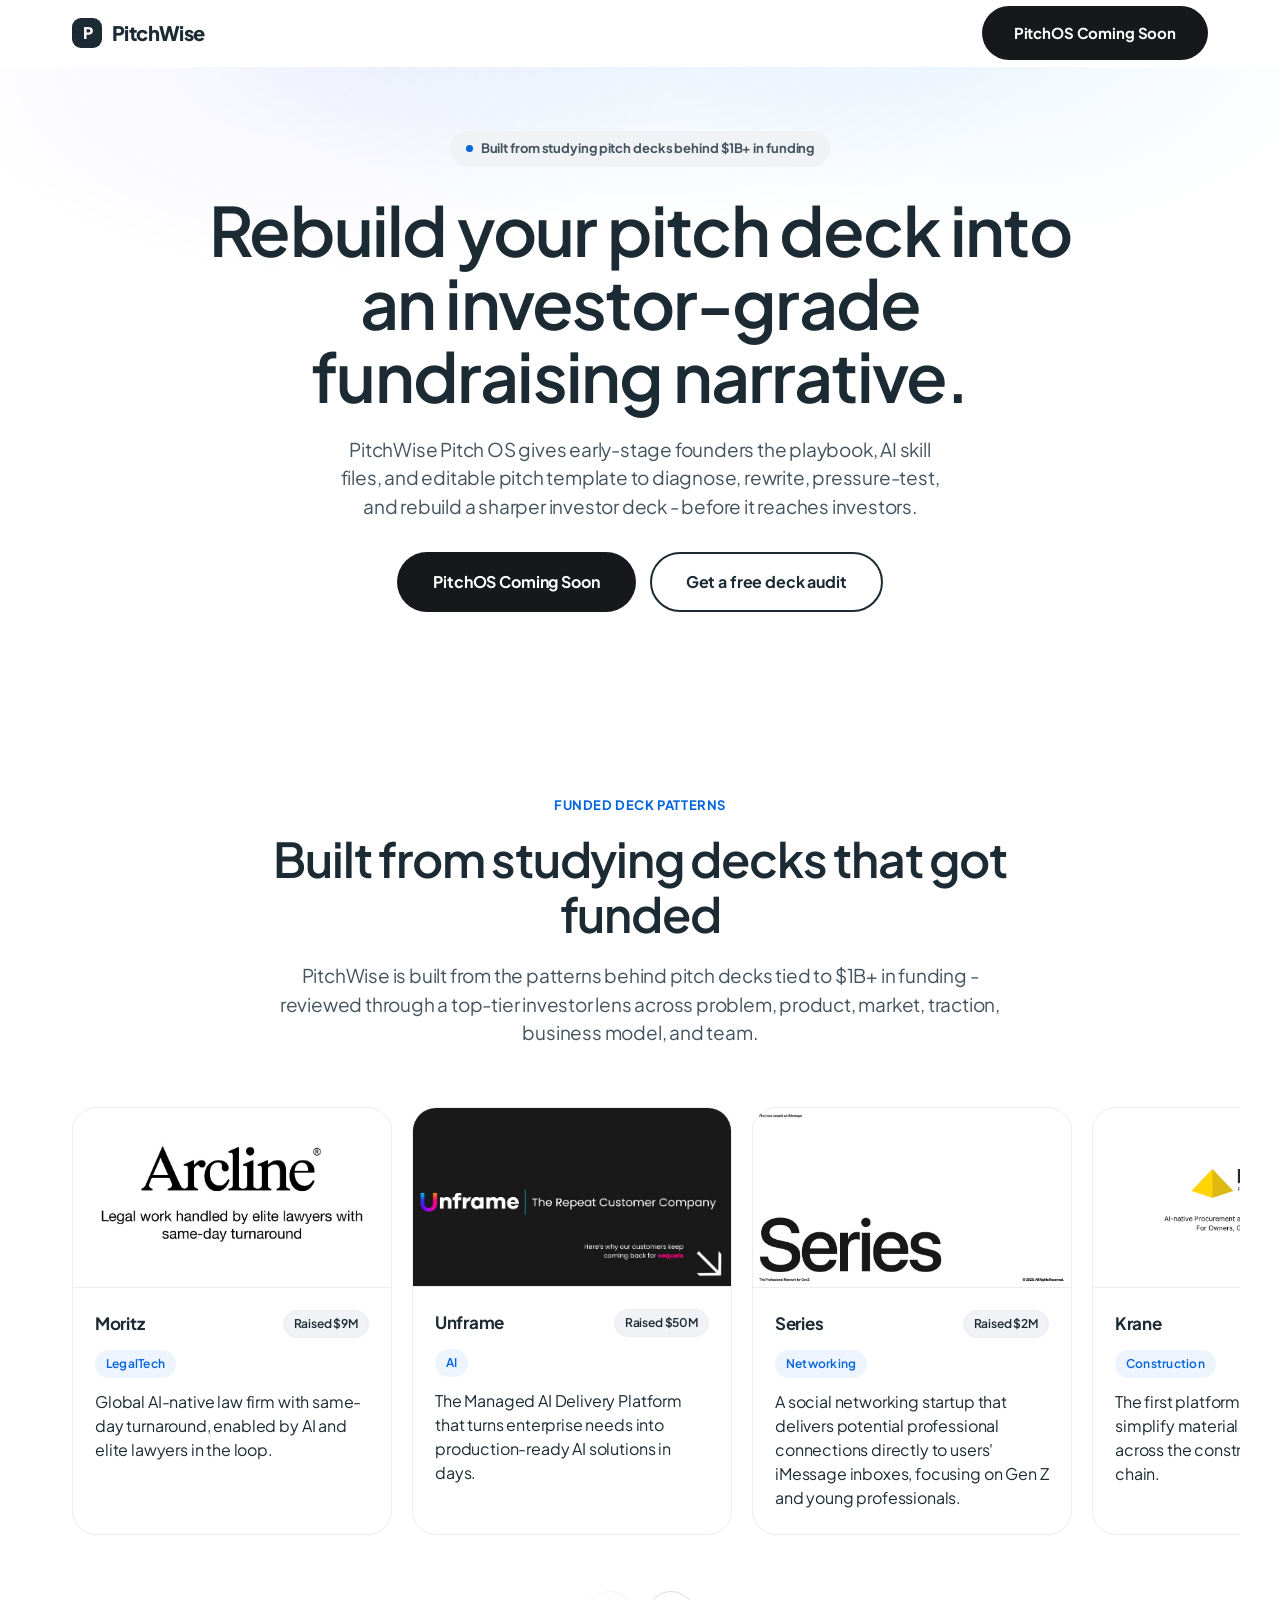
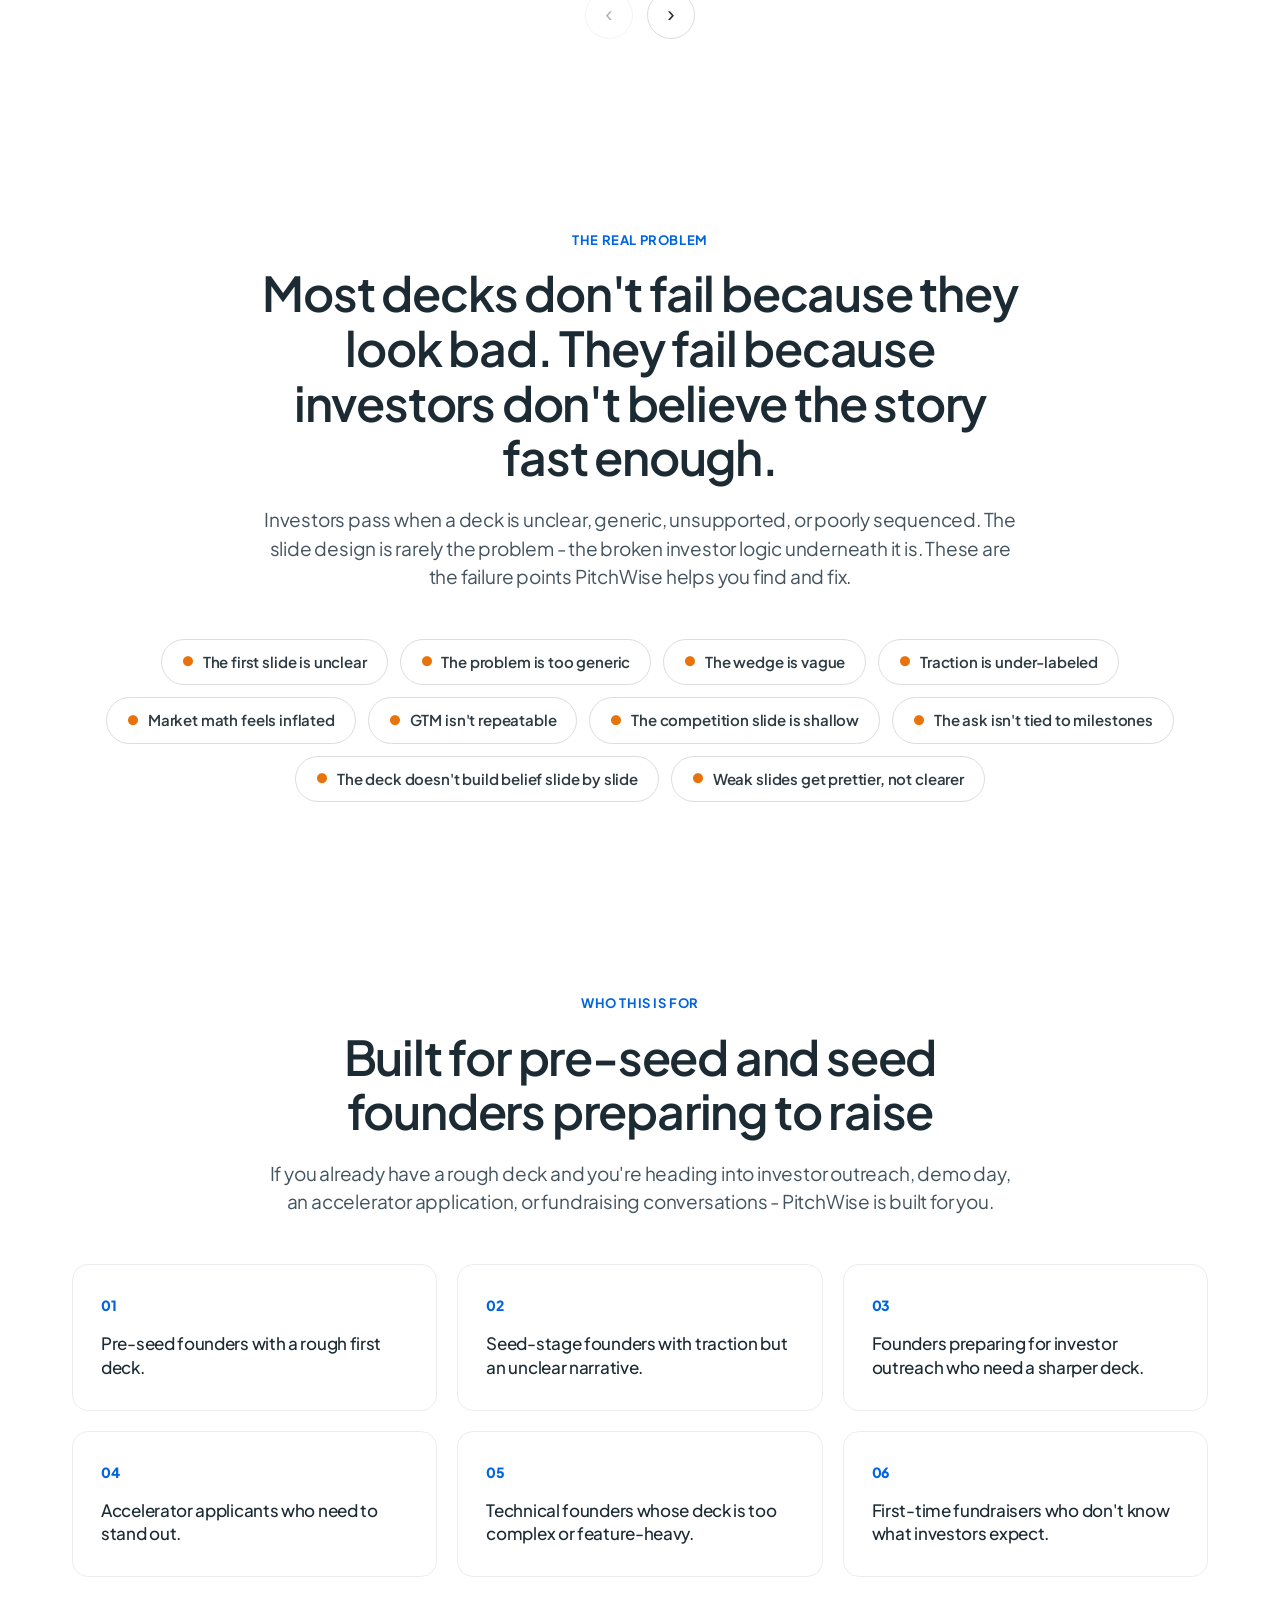
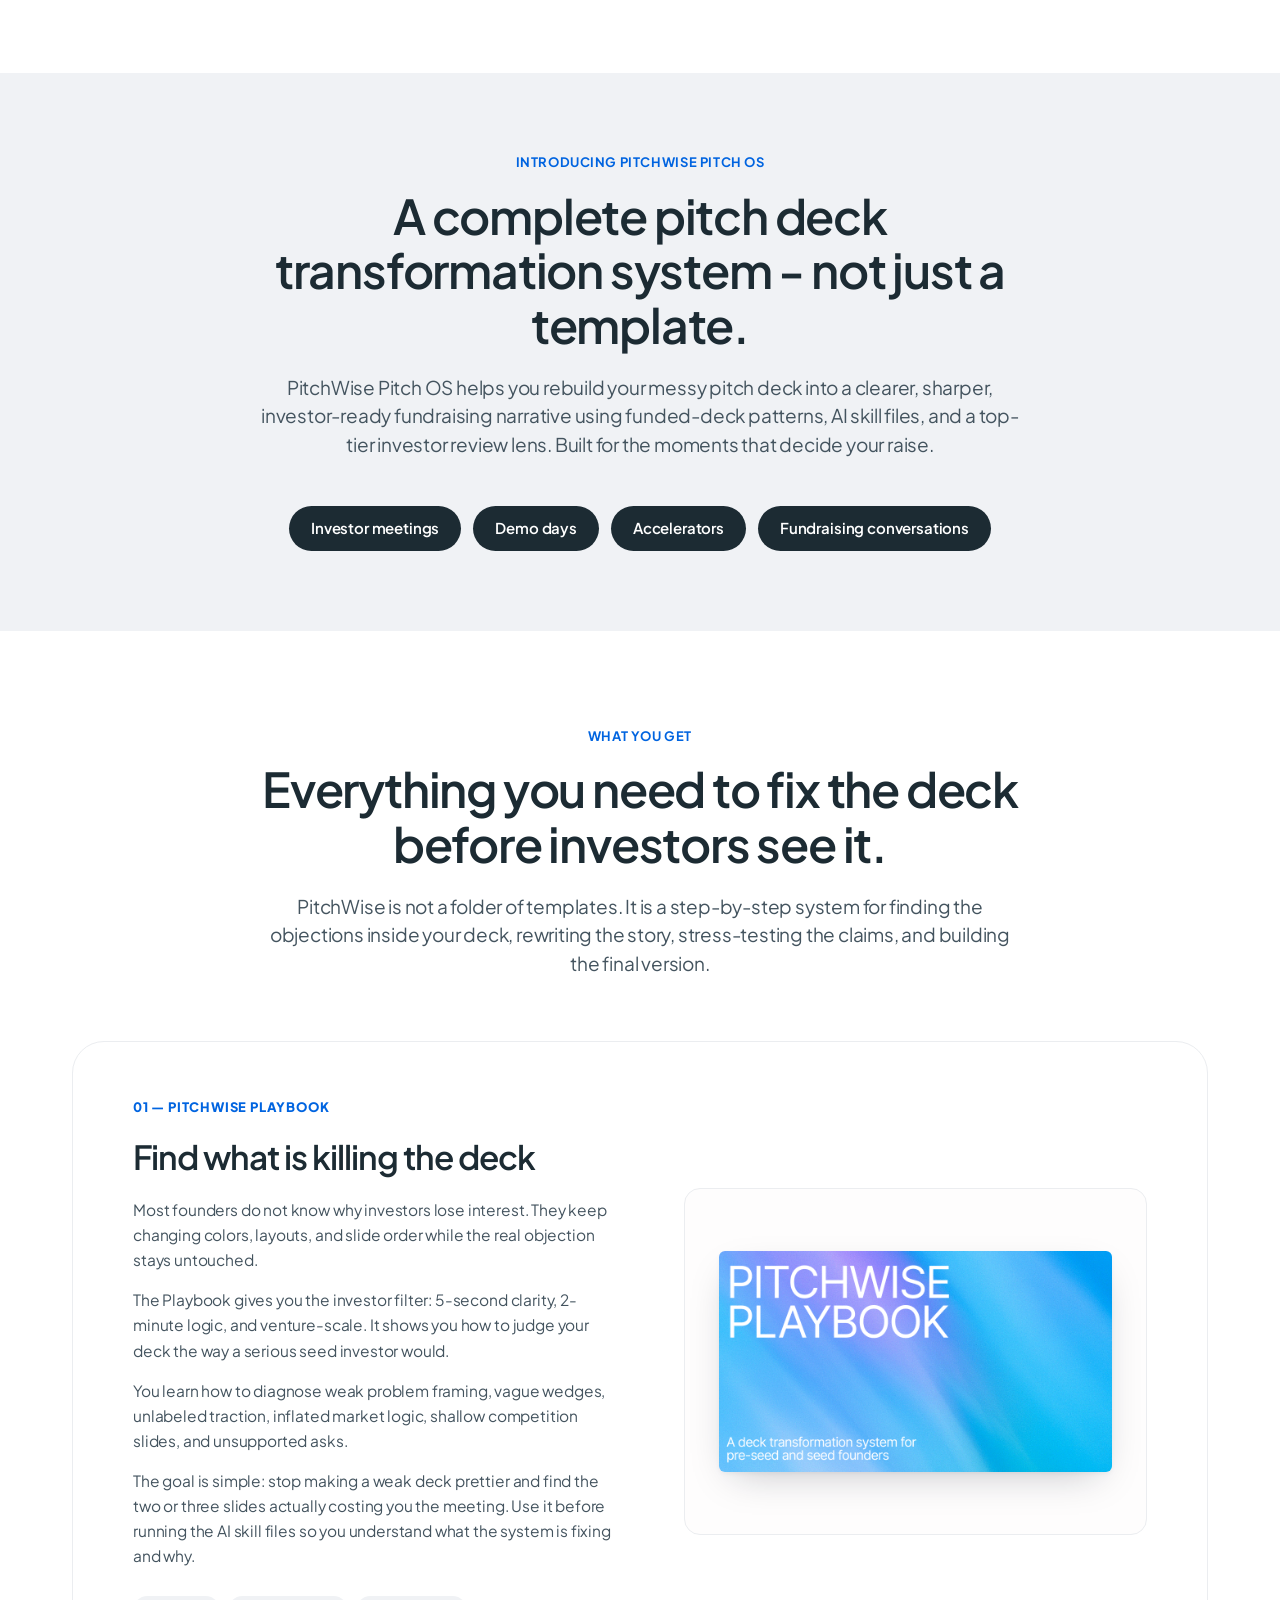
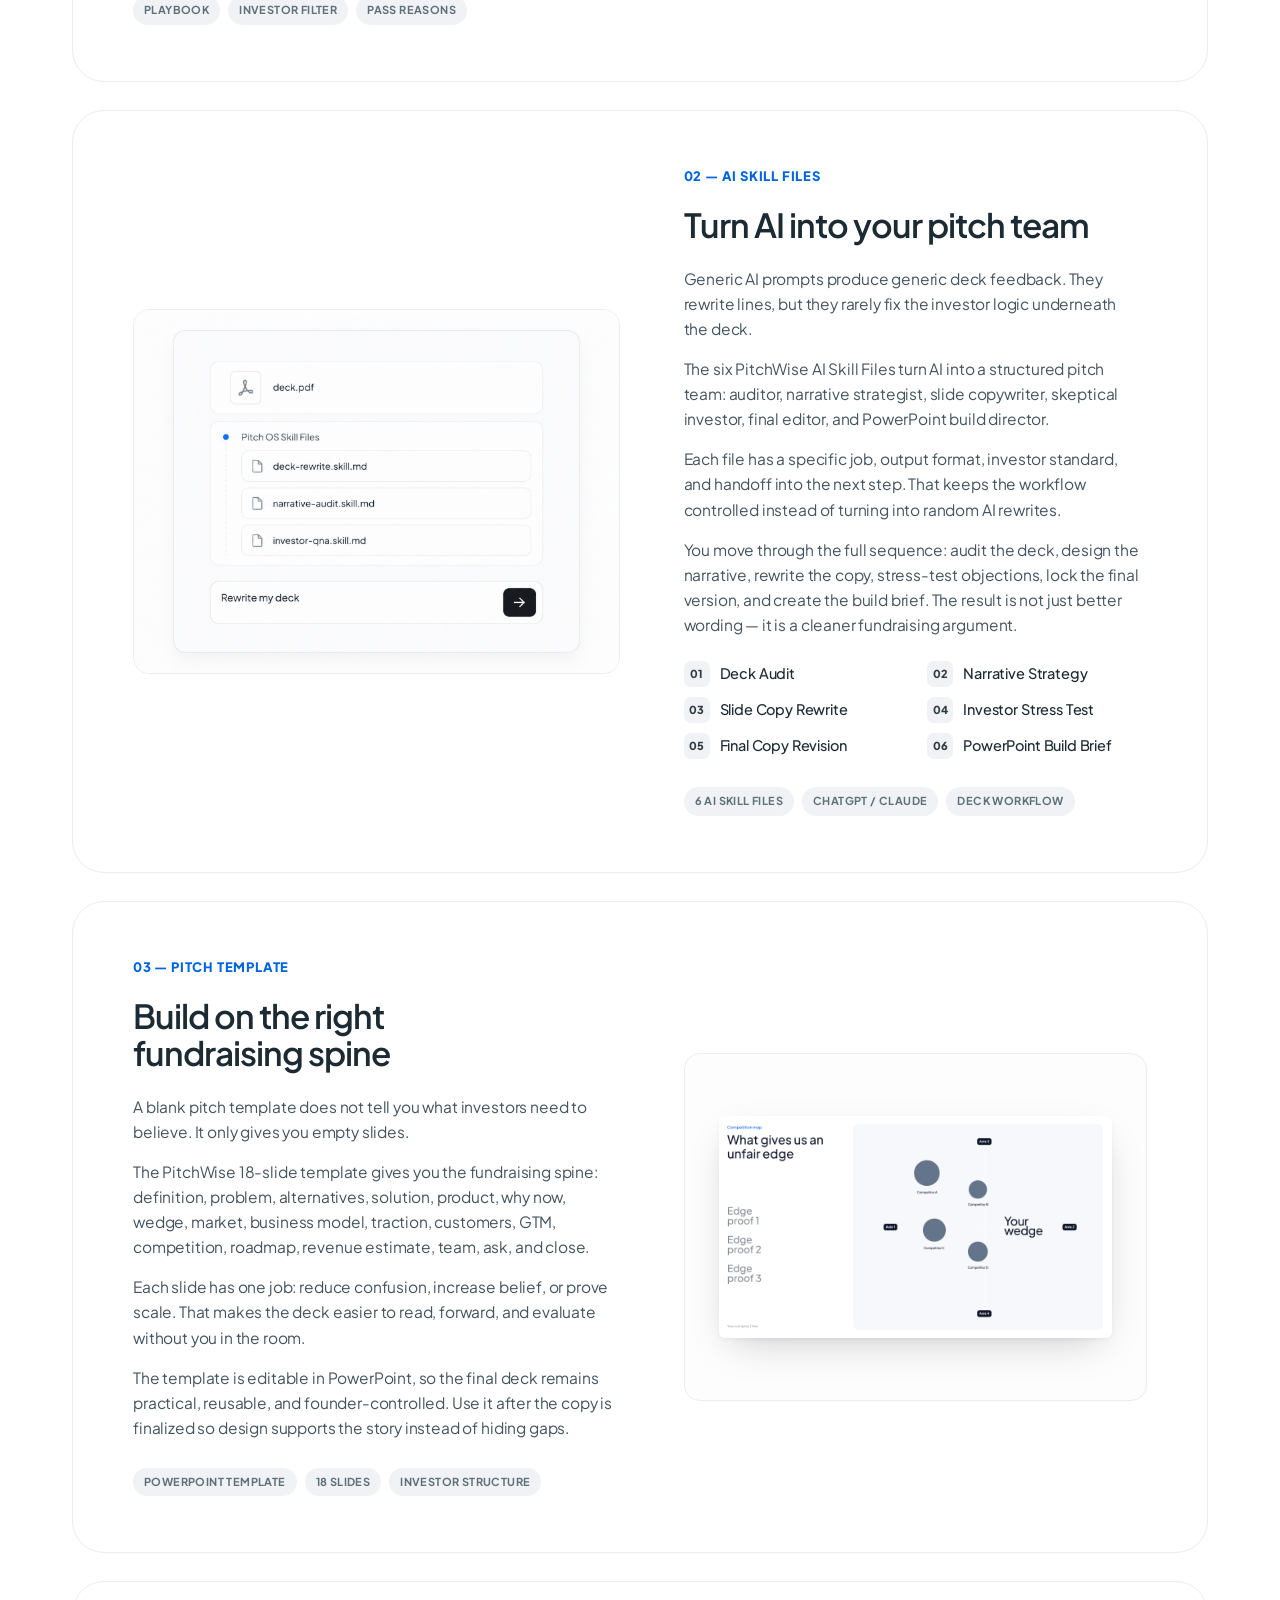
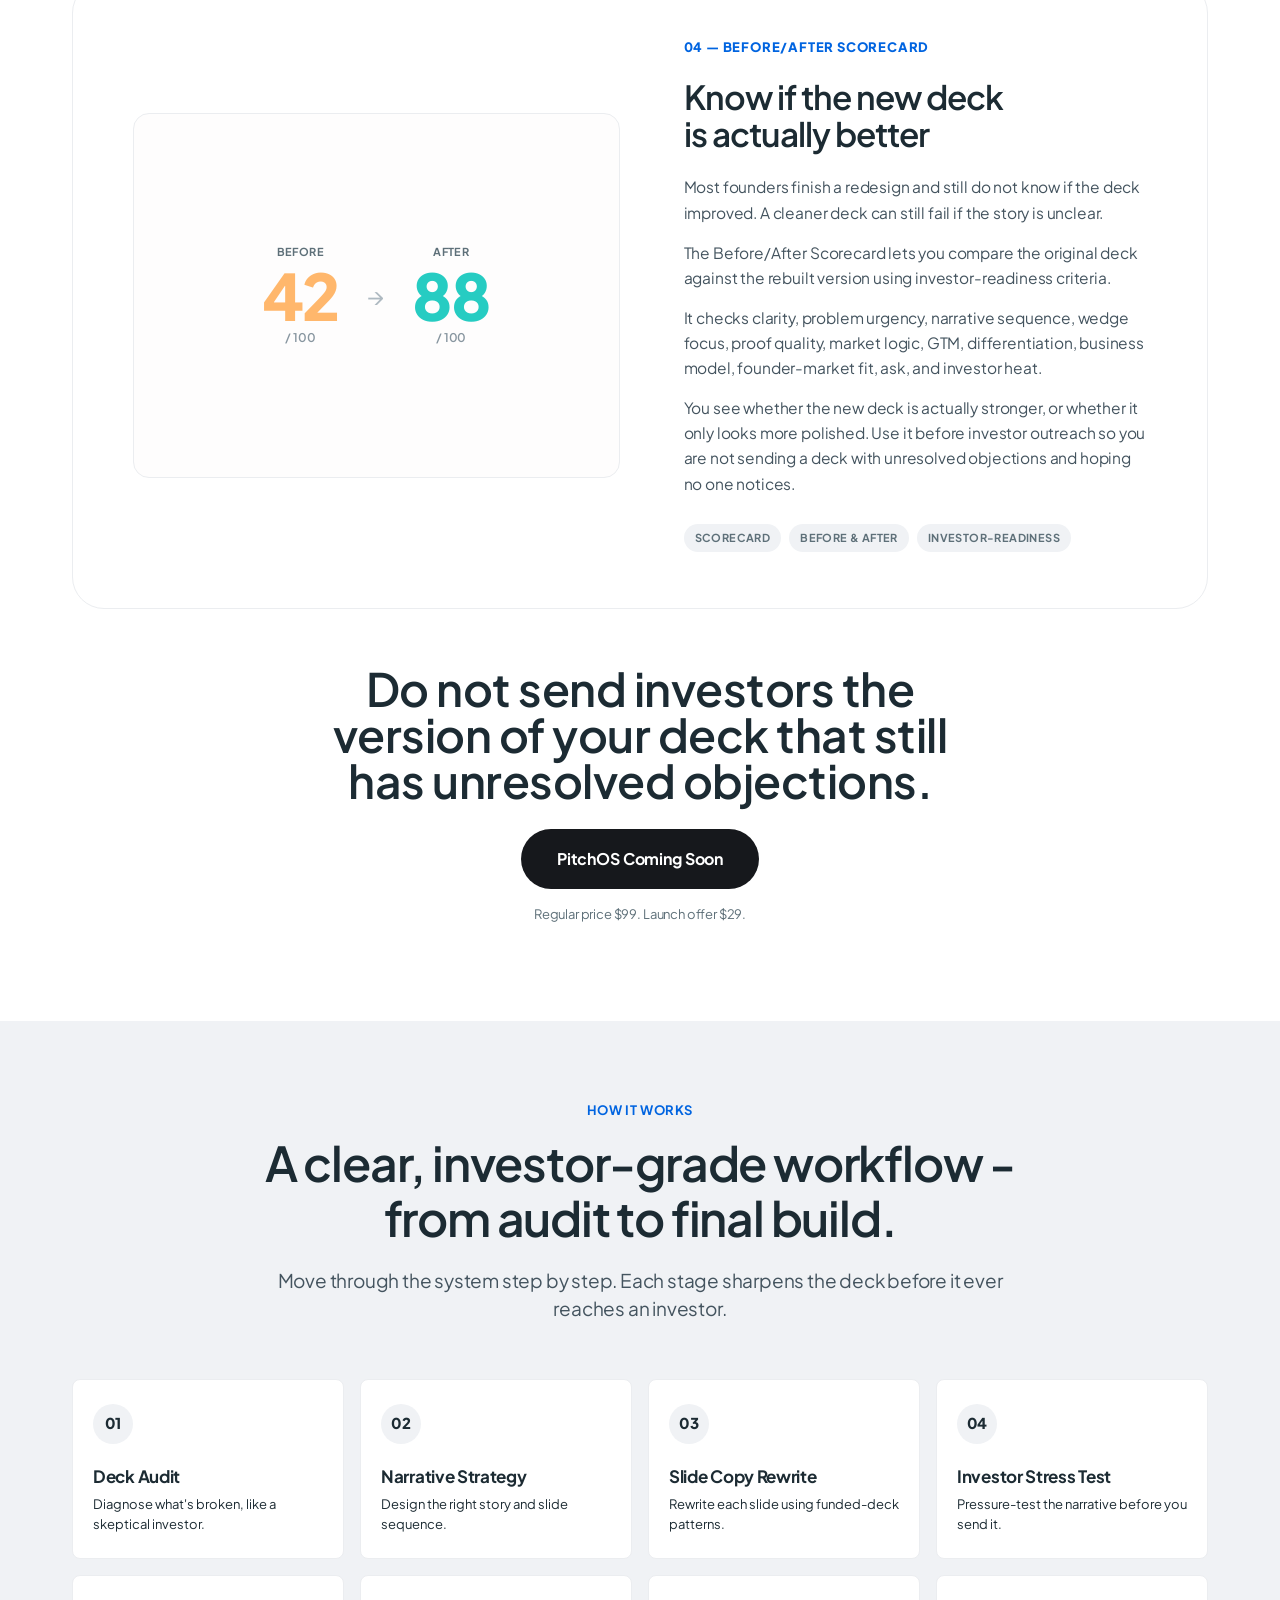
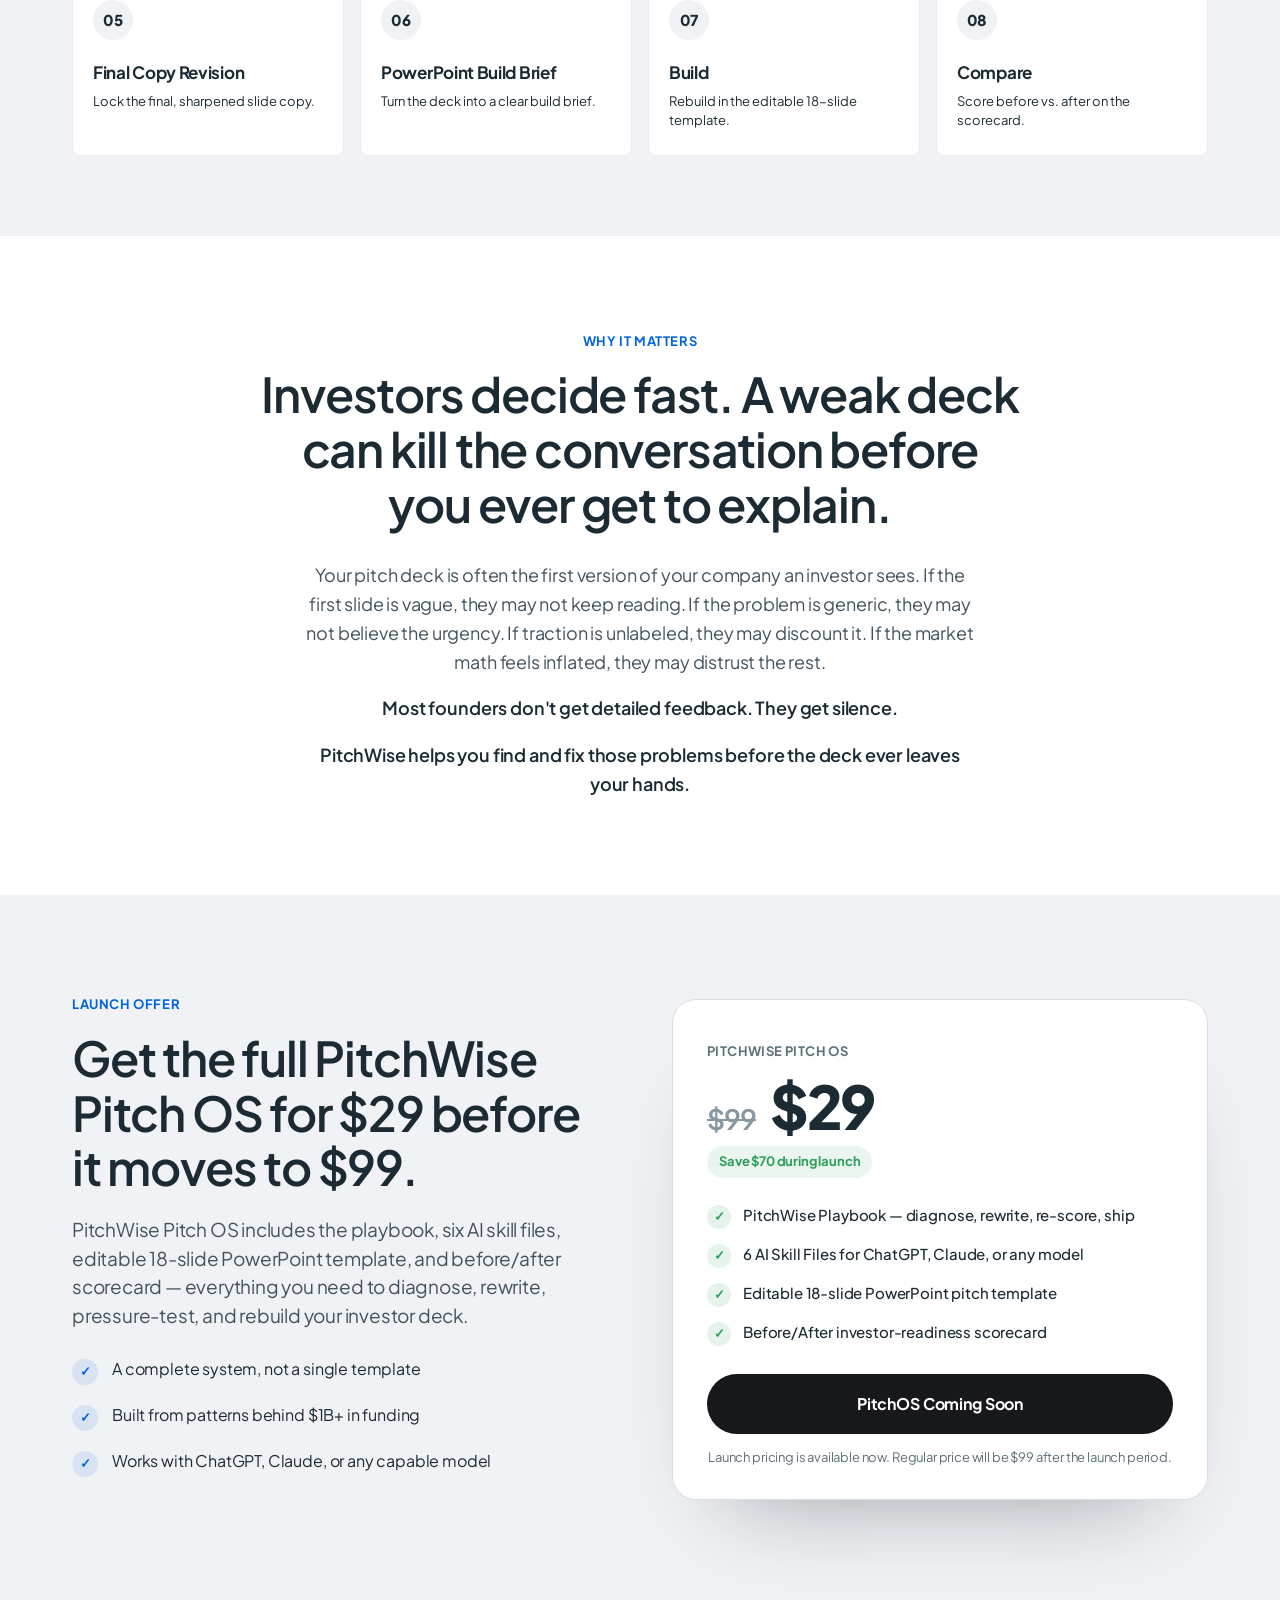
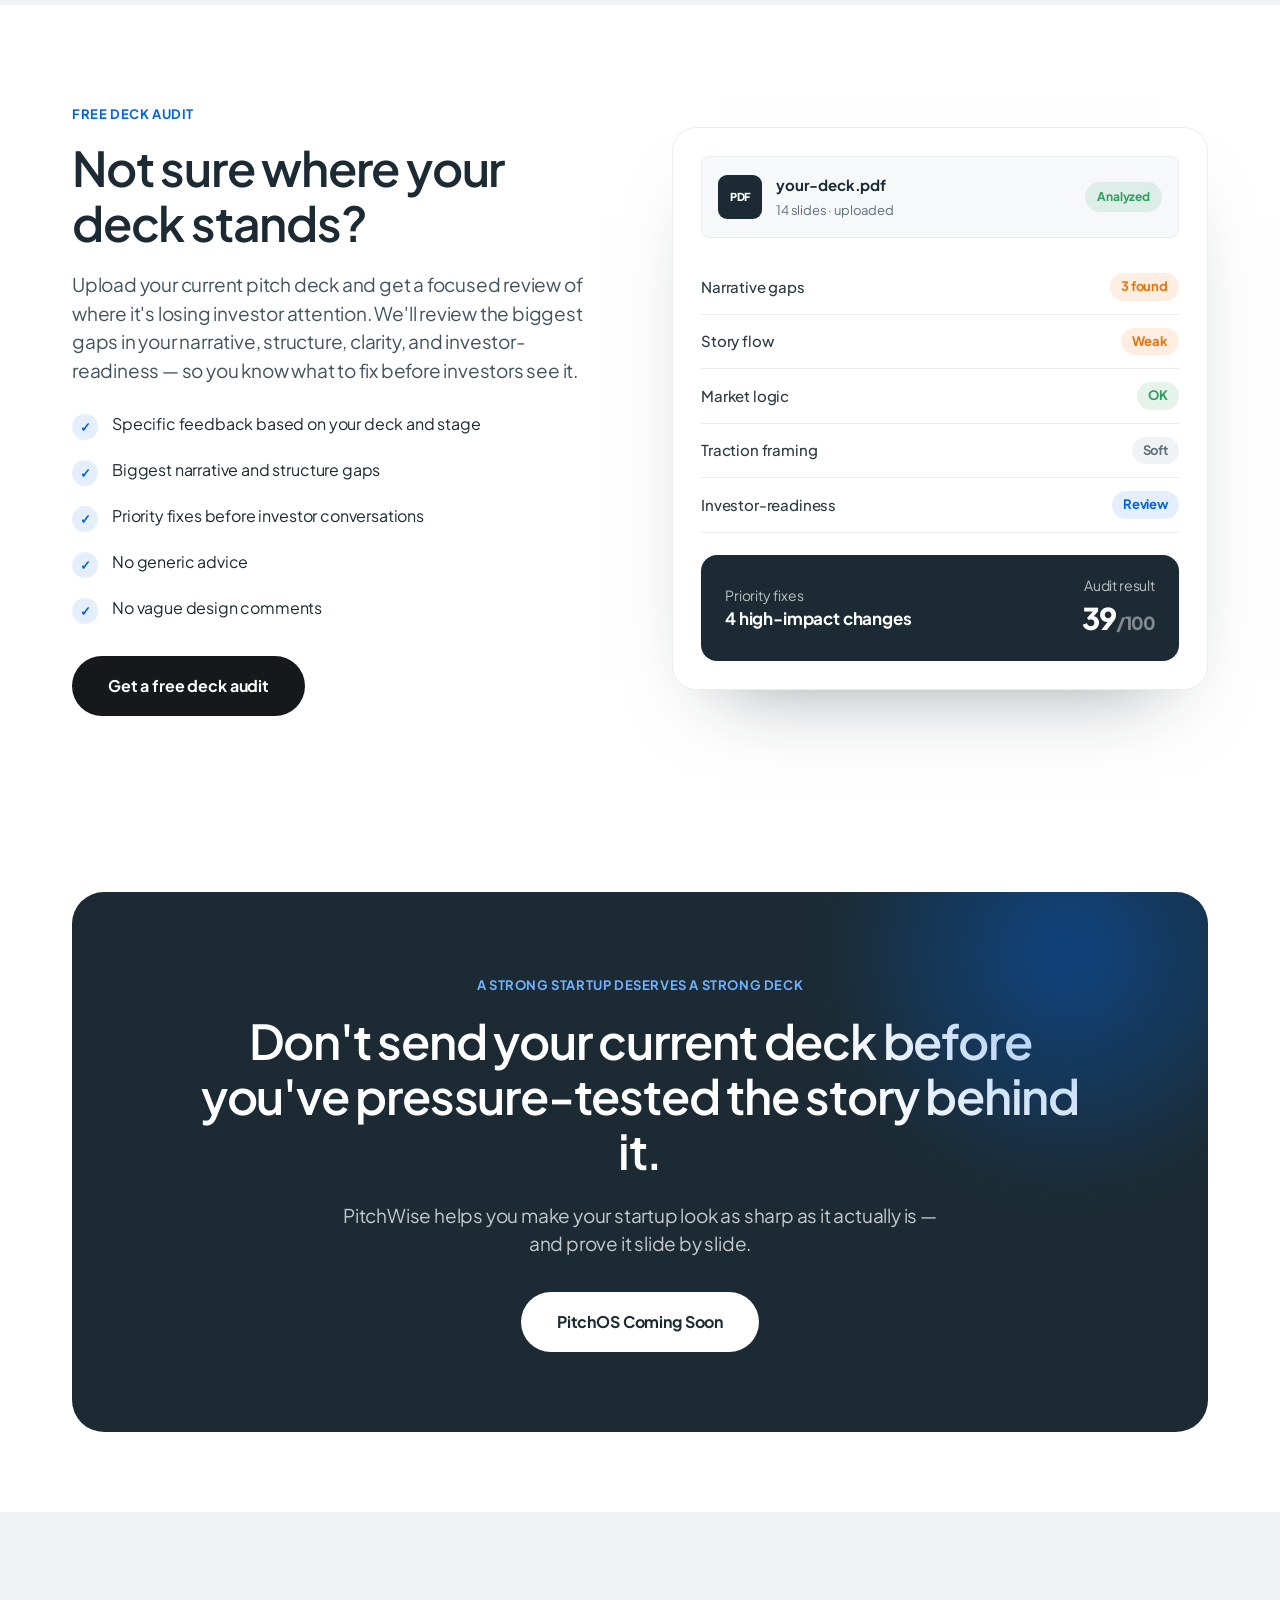
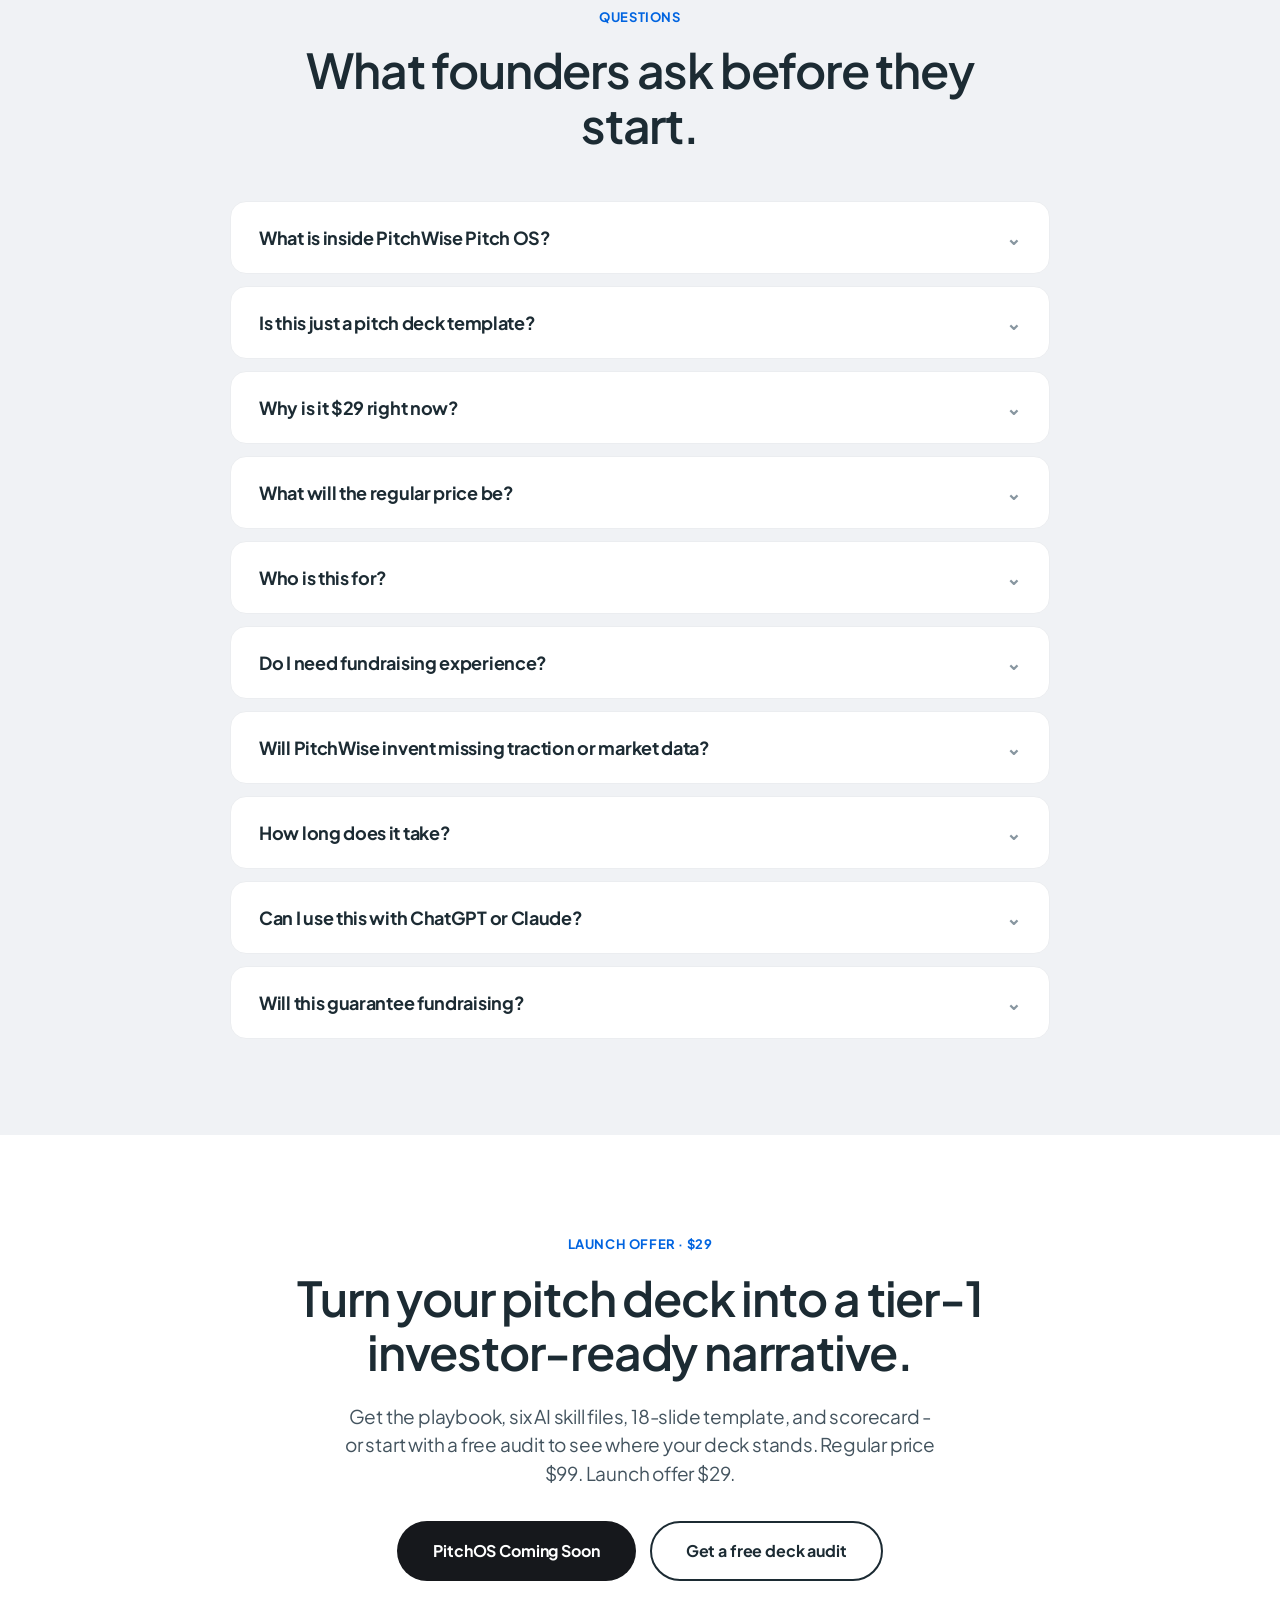
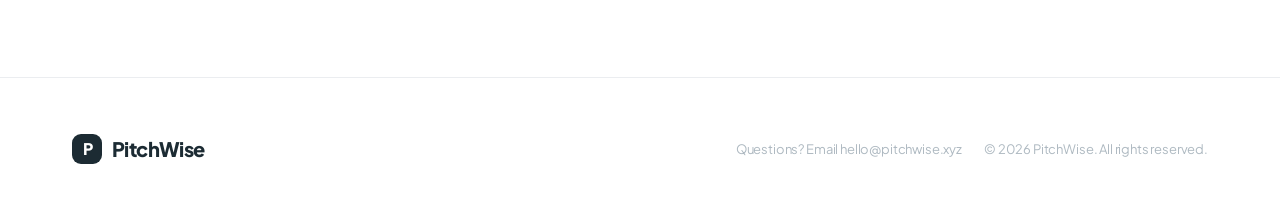
<file: PitchWise.html>
<!DOCTYPE html>
<html lang="en">
<head>
<meta charset="UTF-8" />
<meta name="viewport" content="width=device-width, initial-scale=1.0" />
<title>PitchWise Pitch OS | Investor-Ready Pitch Deck System</title>
<link rel="icon" href="./favicon.svg" type="image/svg+xml" />
<meta name="description" content="PitchWise Pitch OS gives early-stage founders the playbook, AI skill files, and editable pitch template to diagnose, rewrite, pressure-test, and rebuild a sharper investor deck." />
<link rel="preconnect" href="https://fonts.googleapis.com" />
<link rel="preconnect" href="https://fonts.gstatic.com" crossorigin />
<link href="https://fonts.googleapis.com/css2?family=Plus+Jakarta+Sans:ital,wght@0,300;0,400;0,500;0,600;0,700;0,800&display=swap" rel="stylesheet" />
<link rel="stylesheet" href="styles.css" />
<script>document.documentElement.classList.add("js");</script>

<!-- Google tag (gtag.js) -->
<script async src="https://www.googletagmanager.com/gtag/js?id=G-KC6GDRJXV1"></script>
<script>
  window.dataLayer = window.dataLayer || [];
  function gtag(){dataLayer.push(arguments);}
  gtag('js', new Date());
  gtag('config', 'G-KC6GDRJXV1');
</script>
</head>
<body>

<!-- ============================================================ NAV -->
<header class="nav" id="nav">
  <div class="wrap nav-inner">
    <a class="brand" href="#top">
      <span class="brand-mark">P</span>
      PitchWise
    </a>
    <div class="nav-actions">
      <a class="btn btn-primary" href="#pricing" onclick="gtag('event','pitch_os_coming_soon_click')">PitchOS Coming Soon</a>
    </div>
  </div>
</header>

<main id="top">

  <!-- ======================================================== HERO -->
  <section class="hero">
    <div class="wrap">
      <div class="hero-head reveal">
        <span class="hero-badge"><span class="dot"></span> Built from studying pitch decks behind $1B+ in funding</span>
        <h1 class="t-hero">Rebuild your pitch deck into an investor-grade fundraising narrative.</h1>
        <p class="t-subtitle hero-sub">PitchWise Pitch OS gives early-stage founders the playbook, AI skill files, and editable pitch template to diagnose, rewrite, pressure-test, and rebuild a sharper investor deck - before it reaches investors.</p>

        <div class="hero-ctas">
          <a class="btn btn-primary btn-lg" href="#pricing" onclick="gtag('event','pitch_os_coming_soon_click')">PitchOS Coming Soon</a>
          <a class="btn btn-secondary btn-lg" href="./free-audit.html" onclick="gtag('event','free_audit_click')">Get a free deck audit</a>
        </div>

      </div>
    </div>
  </section>

  <!-- ============================================== FUNDED DECK PATTERNS (PROOF) -->
  <section class="section-pad-lg" id="patterns">
    <div class="wrap">
      <div class="section-head center reveal">
        <span class="t-eyebrow">Funded deck patterns</span>
        <h2 class="t-display">Built from studying decks that got funded</h2>
        <p class="t-subtitle">PitchWise is built from the patterns behind pitch decks tied to $1B+ in funding - reviewed through a top-tier investor lens across problem, product, market, traction, business model, and team.</p>
      </div>
    </div>

    <div class="fp-rail reveal">
      <div class="fp-scroller" id="fpScroller" role="list">

        <article class="fp-card" role="listitem">
          <div class="fp-thumb fp-thumb--img">
            <img src="images/moritz-arcline.avif" alt="Arcline pitch deck slide — Legal work handled by elite lawyers with same-day turnaround" loading="eager" />
          </div>
          <div class="fp-body">
            <div class="fp-head">
              <span class="fp-name">Moritz</span>
              <span class="fp-raise">Raised $9M</span>
            </div>
            <span class="fp-type">LegalTech</span>
            <p class="fp-why">Global AI-native law firm with same-day turnaround, enabled by AI and elite lawyers in the loop.</p>
          </div>
        </article>

        <article class="fp-card" role="listitem">
          <div class="fp-thumb fp-thumb--img">
            <img src="images/unframe.avif" alt="Unframe pitch deck slide" loading="lazy" />
          </div>
          <div class="fp-body">
            <div class="fp-head">
              <span class="fp-name">Unframe</span>
              <span class="fp-raise">Raised $50M</span>
            </div>
            <span class="fp-type">AI</span>
            <p class="fp-why">The Managed AI Delivery Platform that turns enterprise needs into production-ready AI solutions in days.</p>
          </div>
        </article>

        <article class="fp-card" role="listitem">
          <div class="fp-thumb fp-thumb--img">
            <img src="images/series.avif" alt="Series pitch deck slide" loading="lazy" />
          </div>
          <div class="fp-body">
            <div class="fp-head">
              <span class="fp-name">Series</span>
              <span class="fp-raise">Raised $2M</span>
            </div>
            <span class="fp-type">Networking</span>
            <p class="fp-why">A social networking startup that delivers potential professional connections directly to users' iMessage inboxes, focusing on Gen Z and young professionals.</p>
          </div>
        </article>

        <article class="fp-card" role="listitem">
          <div class="fp-thumb fp-thumb--img">
            <img src="images/krane.avif" alt="Krane pitch deck slide" loading="lazy" />
          </div>
          <div class="fp-body">
            <div class="fp-head">
              <span class="fp-name">Krane</span>
              <span class="fp-raise">Raised $9M</span>
            </div>
            <span class="fp-type">Construction</span>
            <p class="fp-why">The first platform built specifically to simplify material management across the construction supply chain.</p>
          </div>
        </article>

        <article class="fp-card" role="listitem">
          <div class="fp-thumb fp-thumb--img">
            <img src="images/daydream.avif" alt="Daydream pitch deck slide" loading="lazy" />
          </div>
          <div class="fp-body">
            <div class="fp-head">
              <span class="fp-name">Daydream</span>
              <span class="fp-raise">Raised $15M</span>
            </div>
            <span class="fp-type">Advertising</span>
            <p class="fp-why">An AI-powered SEO agency combining AI agents and human experts to optimize online search performance for clients.</p>
          </div>
        </article>

        <article class="fp-card" role="listitem">
          <div class="fp-thumb fp-thumb--img">
            <img src="images/vybe.avif" alt="Vybe pitch deck slide" loading="lazy" />
          </div>
          <div class="fp-body">
            <div class="fp-head">
              <span class="fp-name">Vybe</span>
              <span class="fp-raise">Raised $10M</span>
            </div>
            <span class="fp-type">Coding</span>
            <p class="fp-why">Enables large companies to build secure internal apps using AI-powered vibe coding and natural language prompts.</p>
          </div>
        </article>

      </div>
    </div>

    <div class="fp-nav">
      <button class="fp-arrow fp-prev" type="button" aria-label="Scroll to previous cards">‹</button>
      <button class="fp-arrow fp-next" type="button" aria-label="Scroll to next cards">›</button>
    </div>
  </section>

  <!-- ======================================================== PROBLEM -->
  <section class="section-pad-lg" id="problem">
    <div class="wrap">
      <div class="section-head center reveal">
        <span class="t-eyebrow">The real problem</span>
        <h2 class="t-display">Most decks don't fail because they look bad. They fail because investors don't believe the story fast enough.</h2>
        <p class="t-subtitle">Investors pass when a deck is unclear, generic, unsupported, or poorly sequenced. The slide design is rarely the problem - the broken investor logic underneath it is. These are the failure points PitchWise helps you find and fix.</p>
      </div>
      <div class="chips reveal">
        <span class="chip chip--warn"><span class="tick">●</span> The first slide is unclear</span>
        <span class="chip chip--warn"><span class="tick">●</span> The problem is too generic</span>
        <span class="chip chip--warn"><span class="tick">●</span> The wedge is vague</span>
        <span class="chip chip--warn"><span class="tick">●</span> Traction is under-labeled</span>
        <span class="chip chip--warn"><span class="tick">●</span> Market math feels inflated</span>
        <span class="chip chip--warn"><span class="tick">●</span> GTM isn't repeatable</span>
        <span class="chip chip--warn"><span class="tick">●</span> The competition slide is shallow</span>
        <span class="chip chip--warn"><span class="tick">●</span> The ask isn't tied to milestones</span>
        <span class="chip chip--warn"><span class="tick">●</span> The deck doesn't build belief slide by slide</span>
        <span class="chip chip--warn"><span class="tick">●</span> Weak slides get prettier, not clearer</span>
      </div>
    </div>
  </section>

  <!-- ======================================================== WHO THIS IS FOR -->
  <section class="section-pad-lg" id="audience">
    <div class="wrap">
      <div class="section-head center reveal">
        <span class="t-eyebrow">Who this is for</span>
        <h2 class="t-display">Built for pre-seed and seed founders preparing to raise</h2>
        <p class="t-subtitle">If you already have a rough deck and you're heading into investor outreach, demo day, an accelerator application, or fundraising conversations - PitchWise is built for you.</p>
      </div>
      <div class="audience">
        <div class="aud-card reveal"><div class="n">01</div><p>Pre-seed founders with a rough first deck.</p></div>
        <div class="aud-card reveal"><div class="n">02</div><p>Seed-stage founders with traction but an unclear narrative.</p></div>
        <div class="aud-card reveal"><div class="n">03</div><p>Founders preparing for investor outreach who need a sharper deck.</p></div>
        <div class="aud-card reveal"><div class="n">04</div><p>Accelerator applicants who need to stand out.</p></div>
        <div class="aud-card reveal"><div class="n">05</div><p>Technical founders whose deck is too complex or feature-heavy.</p></div>
        <div class="aud-card reveal"><div class="n">06</div><p>First-time fundraisers who don't know what investors expect.</p></div>
      </div>
    </div>
  </section>

  <!-- ======================================================== PRODUCT / SYSTEM -->
  <section class="section-pad" id="system" style="background: var(--surface-soft);">
    <div class="wrap">
      <div class="section-head center reveal">
        <span class="t-eyebrow">Introducing PitchWise Pitch OS</span>
        <h2 class="t-display">A complete pitch deck transformation system - not just a template.</h2>
        <p class="t-subtitle">PitchWise Pitch OS helps you rebuild your messy pitch deck into a clearer, sharper, investor-ready fundraising narrative using funded-deck patterns, AI skill files, and a top-tier investor review lens. Built for the moments that decide your raise.</p>
      </div>
      <div class="usecases reveal">
        <span class="usecase">Investor meetings</span>
        <span class="usecase">Demo days</span>
        <span class="usecase">Accelerators</span>
        <span class="usecase">Fundraising conversations</span>
      </div>
    </div>
  </section>

  <!-- ======================================================== WHAT YOU GET -->
  <section class="section-pad-lg" id="get">
    <div class="wrap">
      <div class="section-head center reveal">
        <span class="t-eyebrow">What you get</span>
        <h2 class="t-display">Everything you need to fix the deck before investors see it.</h2>
        <p class="t-subtitle">PitchWise is not a folder of templates. It is a step-by-step system for finding the objections inside your deck, rewriting the story, stress-testing the claims, and building the final version.</p>
      </div>

      <div class="po-blocks">

        <!-- BLOCK 01 -->
        <article class="po-block reveal">
          <div class="po-text">
            <div class="po-num">01 — PitchWise Playbook</div>
            <h3 class="t-heading-lg">Find what is killing the deck</h3>
            <div class="po-copy">
              <p>Most founders do not know why investors lose interest. They keep changing colors, layouts, and slide order while the real objection stays untouched.</p>
              <p>The Playbook gives you the investor filter: 5-second clarity, 2-minute logic, and venture-scale. It shows you how to judge your deck the way a serious seed investor would.</p>
              <p>You learn how to diagnose weak problem framing, vague wedges, unlabeled traction, inflated market logic, shallow competition slides, and unsupported asks.</p>
              <p>The goal is simple: stop making a weak deck prettier and find the two or three slides actually costing you the meeting. Use it before running the AI skill files so you understand what the system is fixing and why.</p>
            </div>
            <div class="po-tags">
              <span class="deliv-tag">Playbook</span>
              <span class="deliv-tag">Investor Filter</span>
              <span class="deliv-tag">Pass Reasons</span>
            </div>
          </div>
          <div class="po-figure po-figure--framed">
            <img src="images/pitchwise-playbook-cover.jpg" alt="PitchWise Playbook — a deck transformation system for pre-seed and seed founders" loading="lazy" />
          </div>
        </article>

        <!-- BLOCK 02 -->
        <article class="po-block po-block--flip reveal">
          <div class="po-text">
            <div class="po-num">02 — AI Skill Files</div>
            <h3 class="t-heading-lg">Turn AI into your pitch team</h3>
            <div class="po-copy">
              <p>Generic AI prompts produce generic deck feedback. They rewrite lines, but they rarely fix the investor logic underneath the deck.</p>
              <p>The six PitchWise AI Skill Files turn AI into a structured pitch team: auditor, narrative strategist, slide copywriter, skeptical investor, final editor, and PowerPoint build director.</p>
              <p>Each file has a specific job, output format, investor standard, and handoff into the next step. That keeps the workflow controlled instead of turning into random AI rewrites.</p>
              <p>You move through the full sequence: audit the deck, design the narrative, rewrite the copy, stress-test objections, lock the final version, and create the build brief. The result is not just better wording — it is a cleaner fundraising argument.</p>
            </div>
            <ul class="po-steps">
              <li><span class="sf-num">01</span> Deck Audit</li>
              <li><span class="sf-num">02</span> Narrative Strategy</li>
              <li><span class="sf-num">03</span> Slide Copy Rewrite</li>
              <li><span class="sf-num">04</span> Investor Stress Test</li>
              <li><span class="sf-num">05</span> Final Copy Revision</li>
              <li><span class="sf-num">06</span> PowerPoint Build Brief</li>
            </ul>
            <div class="po-tags">
              <span class="deliv-tag">6 AI Skill Files</span>
              <span class="deliv-tag">ChatGPT / Claude</span>
              <span class="deliv-tag">Deck Workflow</span>
            </div>
          </div>
          <div class="po-figure po-figure--img">
            <img src="images/skill-files.png" alt="PitchWise AI Skill Files" loading="lazy" />
          </div>
        </article>

        <!-- BLOCK 03 -->
        <article class="po-block reveal">
          <div class="po-text">
            <div class="po-num">03 — Pitch Template</div>
            <h3 class="t-heading-lg">Build on the right fundraising spine</h3>
            <div class="po-copy">
              <p>A blank pitch template does not tell you what investors need to believe. It only gives you empty slides.</p>
              <p>The PitchWise 18-slide template gives you the fundraising spine: definition, problem, alternatives, solution, product, why now, wedge, market, business model, traction, customers, GTM, competition, roadmap, revenue estimate, team, ask, and close.</p>
              <p>Each slide has one job: reduce confusion, increase belief, or prove scale. That makes the deck easier to read, forward, and evaluate without you in the room.</p>
              <p>The template is editable in PowerPoint, so the final deck remains practical, reusable, and founder-controlled. Use it after the copy is finalized so design supports the story instead of hiding gaps.</p>
            </div>
            <div class="po-tags">
              <span class="deliv-tag">PowerPoint Template</span>
              <span class="deliv-tag">18 Slides</span>
              <span class="deliv-tag">Investor Structure</span>
            </div>
          </div>
          <div class="po-figure po-figure--framed">
            <img src="images/deck-template.png" alt="PitchWise 18-slide pitch template" loading="lazy" />
          </div>
        </article>

        <!-- BLOCK 04 -->
        <article class="po-block po-block--flip reveal">
          <div class="po-text">
            <div class="po-num">04 — Before/After Scorecard</div>
            <h3 class="t-heading-lg">Know if the new deck is actually better</h3>
            <div class="po-copy">
              <p>Most founders finish a redesign and still do not know if the deck improved. A cleaner deck can still fail if the story is unclear.</p>
              <p>The Before/After Scorecard lets you compare the original deck against the rebuilt version using investor-readiness criteria.</p>
              <p>It checks clarity, problem urgency, narrative sequence, wedge focus, proof quality, market logic, GTM, differentiation, business model, founder-market fit, ask, and investor heat.</p>
              <p>You see whether the new deck is actually stronger, or whether it only looks more polished. Use it before investor outreach so you are not sending a deck with unresolved objections and hoping no one notices.</p>
            </div>
            <div class="po-tags">
              <span class="deliv-tag">Scorecard</span>
              <span class="deliv-tag">Before &amp; After</span>
              <span class="deliv-tag">Investor-readiness</span>
            </div>
          </div>
          <div class="po-figure po-figure--score">
            <div class="score-col">
              <span class="score-cap">Before</span>
              <span class="score-num score-before">42</span>
              <span class="score-of">/ 100</span>
            </div>
            <div class="score-arrow">→</div>
            <div class="score-col">
              <span class="score-cap">After</span>
              <span class="score-num score-after">88</span>
              <span class="score-of">/ 100</span>
            </div>
          </div>
        </article>

      </div>

      <div class="po-cta reveal">
        <p>Do not send investors the version of your deck that still has unresolved objections.</p>
        <a class="btn btn-primary btn-lg" href="#pricing" onclick="gtag('event','pitch_os_coming_soon_click')">PitchOS Coming Soon</a>
        <p class="price-note">Regular price $99. Launch offer $29.</p>
      </div>
    </div>
  </section>

  <!-- ======================================================== WORKFLOW -->
  <section class="section-pad" id="process" style="background: var(--surface-soft);">
    <div class="wrap">
      <div class="section-head center reveal">
        <span class="t-eyebrow">How it works</span>
        <h2 class="t-display">A clear, investor-grade workflow - from audit to final build.</h2>
        <p class="t-subtitle">Move through the system step by step. Each stage sharpens the deck before it ever reaches an investor.</p>
      </div>
      <div class="steps steps--flow">
        <div class="step reveal"><div class="step-num">01</div><h4>Deck Audit<br><span class="step-desc">Diagnose what's broken, like a skeptical investor.</span></h4></div>
        <div class="step reveal"><div class="step-num">02</div><h4>Narrative Strategy<br><span class="step-desc">Design the right story and slide sequence.</span></h4></div>
        <div class="step reveal"><div class="step-num">03</div><h4>Slide Copy Rewrite<br><span class="step-desc">Rewrite each slide using funded-deck patterns.</span></h4></div>
        <div class="step reveal"><div class="step-num">04</div><h4>Investor Stress Test<br><span class="step-desc">Pressure-test the narrative before you send it.</span></h4></div>
        <div class="step reveal"><div class="step-num">05</div><h4>Final Copy Revision<br><span class="step-desc">Lock the final, sharpened slide copy.</span></h4></div>
        <div class="step reveal"><div class="step-num">06</div><h4>PowerPoint Build Brief<br><span class="step-desc">Turn the deck into a clear build brief.</span></h4></div>
        <div class="step reveal"><div class="step-num">07</div><h4>Build<br><span class="step-desc">Rebuild in the editable 18-slide template.</span></h4></div>
        <div class="step reveal"><div class="step-num">08</div><h4>Compare<br><span class="step-desc">Score before vs. after on the scorecard.</span></h4></div>
      </div>
    </div>
  </section>

  <!-- ======================================================== FOMO / URGENCY -->
  <section class="section-pad-lg" id="why">
    <div class="wrap">
      <div class="section-head center reveal">
        <span class="t-eyebrow">Why it matters</span>
        <h2 class="t-display">Investors decide fast. A weak deck can kill the conversation before you ever get to explain.</h2>
      </div>
      <div class="fomo-body reveal">
        <p>Your pitch deck is often the first version of your company an investor sees. If the first slide is vague, they may not keep reading. If the problem is generic, they may not believe the urgency. If traction is unlabeled, they may discount it. If the market math feels inflated, they may distrust the rest.</p>
        <p class="silence">Most founders don't get detailed feedback. They get silence.</p>
        <p>PitchWise helps you find and fix those problems before the deck ever leaves your hands.</p>
      </div>
    </div>
  </section>

  <!-- ======================================================== PRICING -->
  <section class="section-pad-lg audit" id="pricing">
    <div class="wrap">
      <div class="audit-split">
        <div class="reveal">
          <span class="t-eyebrow">Launch offer</span>
          <h2 class="t-display" style="margin-top:16px;">Get the full PitchWise Pitch OS for $29 before it moves to $99.</h2>
          <p class="t-subtitle" style="margin-top:20px;">PitchWise Pitch OS includes the playbook, six AI skill files, editable 18-slide PowerPoint template, and before/after scorecard — everything you need to diagnose, rewrite, pressure-test, and rebuild your investor deck.</p>
          <ul class="audit-points">
            <li><span class="ic">✓</span><span>A complete system, not a single template</span></li>
            <li><span class="ic">✓</span><span>Built from patterns behind $1B+ in funding</span></li>
            <li><span class="ic">✓</span><span>Works with ChatGPT, Claude, or any capable model</span></li>
          </ul>
        </div>

        <div class="price-card reveal">
          <span class="price-label">PitchWise Pitch OS</span>
          <div class="price-amounts">
            <span class="price-old">$99</span>
            <span class="price-now">$29</span>
          </div>
          <span class="price-save">Save $70 during launch</span>
          <ul class="price-list">
            <li><span class="ic">✓</span><span>PitchWise Playbook — diagnose, rewrite, re-score, ship</span></li>
            <li><span class="ic">✓</span><span>6 AI Skill Files for ChatGPT, Claude, or any model</span></li>
            <li><span class="ic">✓</span><span>Editable 18-slide PowerPoint pitch template</span></li>
            <li><span class="ic">✓</span><span>Before/After investor-readiness scorecard</span></li>
          </ul>
          <a class="btn btn-primary btn-lg" href="#pricing" onclick="gtag('event','pitch_os_coming_soon_click')">PitchOS Coming Soon</a>
          <p class="price-note">Launch pricing is available now. Regular price will be $99 after the launch period.</p>
        </div>
      </div>
    </div>
  </section>

  <!-- ======================================================== FREE DECK AUDIT -->
  <section class="section-pad-lg" id="audit">
    <div class="wrap">
      <div class="audit-split">
        <div class="reveal">
          <span class="t-eyebrow">Free deck audit</span>
          <h2 class="t-display" style="margin-top:16px;">Not sure where your deck stands?</h2>
          <p class="t-subtitle" style="margin-top:20px;">Upload your current pitch deck and get a focused review of where it's losing investor attention. We'll review the biggest gaps in your narrative, structure, clarity, and investor-readiness — so you know what to fix before investors see it.</p>
          <ul class="audit-points">
            <li><span class="ic">✓</span><span>Specific feedback based on your deck and stage</span></li>
            <li><span class="ic">✓</span><span>Biggest narrative and structure gaps</span></li>
            <li><span class="ic">✓</span><span>Priority fixes before investor conversations</span></li>
            <li><span class="ic">✓</span><span>No generic advice</span></li>
            <li><span class="ic">✓</span><span>No vague design comments</span></li>
          </ul>
          <a class="btn btn-primary btn-lg" href="./free-audit.html" onclick="gtag('event','free_audit_click')">Get a free deck audit</a>
        </div>

        <div class="audit-mock reveal" aria-hidden="true">
          <div class="am-file">
            <div class="pdf">PDF</div>
            <div class="meta">
              <b>your-deck.pdf</b><br />
              <span>14 slides · uploaded</span>
            </div>
            <span class="badge-ok">Analyzed</span>
          </div>
          <div class="am-rows">
            <div class="am-row"><span>Narrative gaps</span><span class="am-tag warn">3 found</span></div>
            <div class="am-row"><span>Story flow</span><span class="am-tag warn">Weak</span></div>
            <div class="am-row"><span>Market logic</span><span class="am-tag ok">OK</span></div>
            <div class="am-row"><span>Traction framing</span><span class="am-tag soft">Soft</span></div>
            <div class="am-row"><span>Investor-readiness</span><span class="am-tag rev">Review</span></div>
          </div>
          <div class="am-foot">
            <div>
              <div class="lbl">Priority fixes</div>
              <div class="big">4 high-impact changes</div>
            </div>
            <div class="am-score">
              <div class="lbl">Audit result</div>
              <div class="n" id="scoreNum">0<span class="d">/100</span></div>
            </div>
          </div>
        </div>
      </div>
    </div>
  </section>

  <!-- ======================================================== TRANSFORMATION STRIP -->
  <section class="section-pad" id="transformation">
    <div class="wrap">
      <div class="promo-strip reveal">
        <div class="promo-glow"></div>
        <span class="t-eyebrow" style="color:#6fb0ff;">A strong startup deserves a strong deck</span>
        <h2 class="t-display" style="margin-top:18px;">Don't send your current deck before you've pressure-tested the story behind it.</h2>
        <p class="t-subtitle">PitchWise helps you make your startup look as sharp as it actually is — and prove it slide by slide.</p>
        <a class="btn btn-on-dark btn-lg" href="#pricing" onclick="gtag('event','pitch_os_coming_soon_click')">PitchOS Coming Soon</a>
      </div>
    </div>
  </section>

  <!-- ======================================================== FAQ -->
  <section class="section-pad-lg" id="faq" style="background: var(--surface-soft);">
    <div class="wrap">
      <div class="section-head center reveal">
        <span class="t-eyebrow">Questions</span>
        <h2 class="t-display">What founders ask before they start.</h2>
      </div>
      <div class="faq-list">
        <div class="faq-item">
          <button class="faq-q">What is inside PitchWise Pitch OS?<span class="chev">⌄</span></button>
          <div class="faq-a"><div class="faq-a-inner">Four parts: the PitchWise Playbook (a deck transformation guide), six AI Skill Files you upload into ChatGPT or Claude to rewrite your deck step by step, an editable 18-slide PowerPoint pitch template, and a Before/After Scorecard to measure the improvement against investor-readiness criteria.</div></div>
        </div>
        <div class="faq-item">
          <button class="faq-q">Is this just a pitch deck template?<span class="chev">⌄</span></button>
          <div class="faq-a"><div class="faq-a-inner">No. The template is one of four parts. PitchWise Pitch OS is a complete transformation system — it helps you diagnose what's broken, design the right narrative, rewrite the copy, stress-test the deck like an investor, lock the final copy, and rebuild it in an editable template.</div></div>
        </div>
        <div class="faq-item">
          <button class="faq-q">Why is it $29 right now?<span class="chev">⌄</span></button>
          <div class="faq-a"><div class="faq-a-inner">PitchWise Pitch OS is launching at an early founder price of $29. It's a launch advantage for early founders — the regular price will be $99 after the launch period.</div></div>
        </div>
        <div class="faq-item">
          <button class="faq-q">What will the regular price be?<span class="chev">⌄</span></button>
          <div class="faq-a"><div class="faq-a-inner">$99. The full system is priced at $99, and the $29 launch offer lets early founders get everything — playbook, six AI skill files, 18-slide template, and scorecard — before the price moves up.</div></div>
        </div>
        <div class="faq-item">
          <button class="faq-q">Who is this for?<span class="chev">⌄</span></button>
          <div class="faq-a"><div class="faq-a-inner">Pre-seed and seed founders who already have a rough deck and are preparing for investor outreach, demo day, accelerator applications, or fundraising conversations — including technical founders and first-time fundraisers.</div></div>
        </div>
        <div class="faq-item">
          <button class="faq-q">Do I need fundraising experience?<span class="chev">⌄</span></button>
          <div class="faq-a"><div class="faq-a-inner">No. PitchWise gives you the structure, narrative logic, and investor lens up front, so first-time fundraisers can rebuild a deck at investor standard without figuring it out from scratch.</div></div>
        </div>
        <div class="faq-item">
          <button class="faq-q">Will PitchWise invent missing traction or market data?<span class="chev">⌄</span></button>
          <div class="faq-a"><div class="faq-a-inner">No. PitchWise will not fabricate traction, market data, customers, or investor proof. If something is missing, it's marked as missing so you can address it honestly — sharper storytelling, never invented evidence.</div></div>
        </div>
        <div class="faq-item">
          <button class="faq-q">How long does it take?<span class="chev">⌄</span></button>
          <div class="faq-a"><div class="faq-a-inner">It's a serious workflow, not an instant deck generator. Most founders move through the audit, rewrite, stress test, and rebuild over a focused session or two — the goal is a genuinely stronger deck, not the fastest possible one.</div></div>
        </div>
        <div class="faq-item">
          <button class="faq-q">Can I use this with ChatGPT or Claude?<span class="chev">⌄</span></button>
          <div class="faq-a"><div class="faq-a-inner">Yes. The six AI Skill Files are built to be uploaded into ChatGPT, Claude, or any other capable AI model, so you can transform your deck step by step with the tools you already use.</div></div>
        </div>
        <div class="faq-item">
          <button class="faq-q">Will this guarantee fundraising?<span class="chev">⌄</span></button>
          <div class="faq-a"><div class="faq-a-inner">No — and anyone who promises that isn't being honest. PitchWise can't guarantee a raise. What it does is help your deck communicate a clearer, sharper, more credible investor narrative, so your story gets a fair shot.</div></div>
        </div>
      </div>
    </div>
  </section>

  <!-- ======================================================== FINAL CTA -->
  <section class="section-pad-lg final-cta" id="offer">
    <div class="wrap">
      <div class="reveal">
        <span class="t-eyebrow">Launch offer · $29</span>
        <h2 class="t-display" style="margin-top:16px; max-width:760px; margin-left:auto; margin-right:auto;">Turn your pitch deck into a tier-1 investor-ready narrative.</h2>
        <p class="t-subtitle">Get the playbook, six AI skill files, 18-slide template, and scorecard - or start with a free audit to see where your deck stands. Regular price $99. Launch offer $29.</p>
        <div class="hero-ctas">
          <a class="btn btn-primary btn-lg" href="#pricing" onclick="gtag('event','pitch_os_coming_soon_click')">PitchOS Coming Soon</a>
          <a class="btn btn-secondary btn-lg" href="./free-audit.html" onclick="gtag('event','free_audit_click')">Get a free deck audit</a>
        </div>
      </div>
    </div>
  </section>

</main>

<!-- ======================================================== FOOTER -->
<footer class="footer">
  <div class="wrap footer-inner">
    <a class="brand" href="#top">
      <span class="brand-mark">P</span>
      PitchWise
    </a>
    <span class="copy">Questions? Email hello@pitchwise.xyz            © 2026 PitchWise. All rights reserved.</span>
  </div>
</footer>

<script src="app.js"></script>
</body>
</html>
</file>
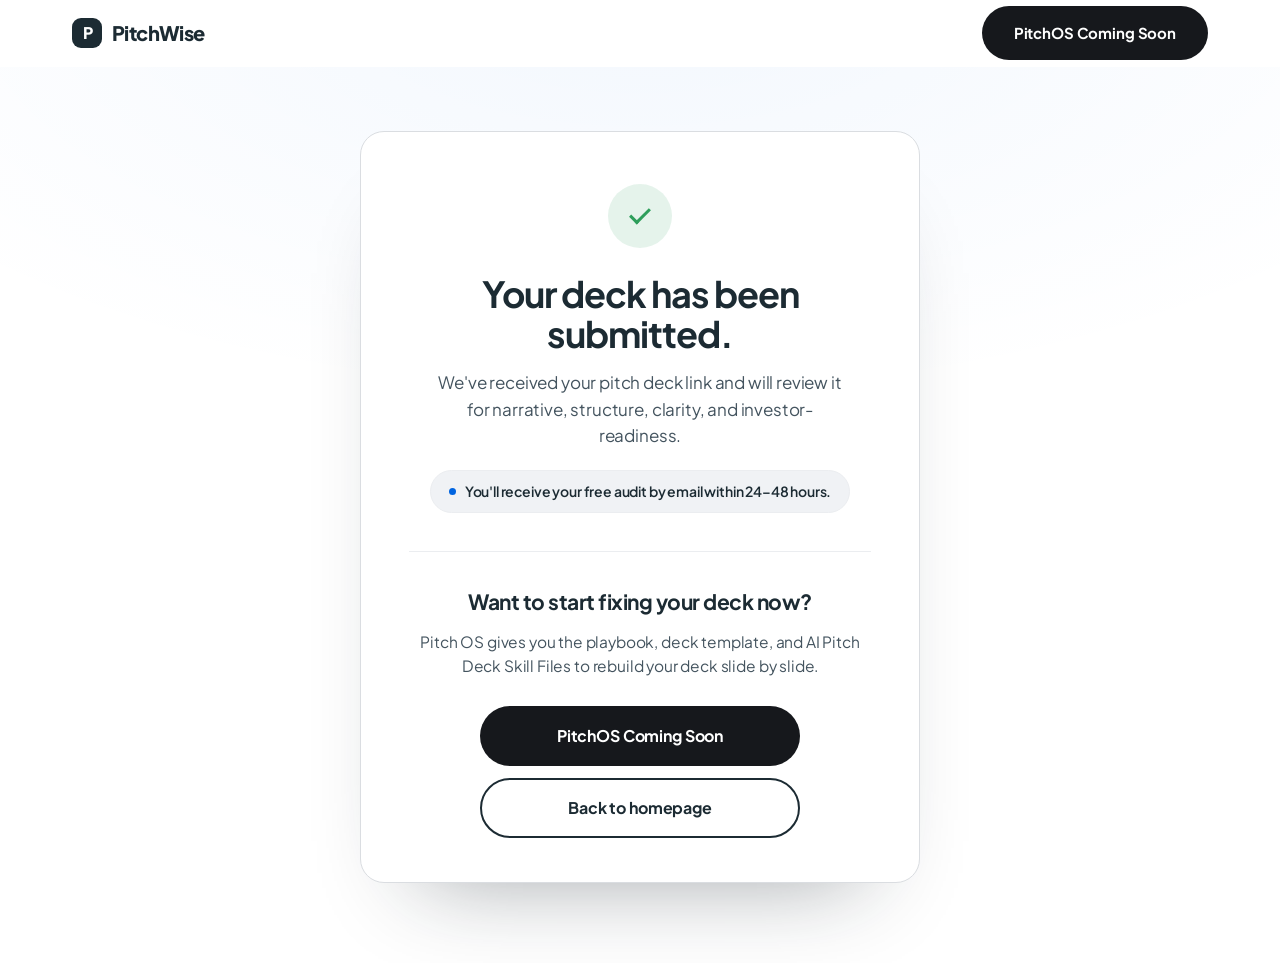
<file: thank-you.html>
<!DOCTYPE html>
<html lang="en">
<head>
<meta charset="UTF-8" />
<meta name="viewport" content="width=device-width, initial-scale=1.0" />
<title>Thank You | PitchWise Pitch OS</title>
<link rel="icon" href="./favicon.svg" type="image/svg+xml" />
<meta name="description" content="Your pitch deck has been submitted for a free audit." />
<link rel="preconnect" href="https://fonts.googleapis.com" />
<link rel="preconnect" href="https://fonts.gstatic.com" crossorigin />
<link href="https://fonts.googleapis.com/css2?family=Plus+Jakarta+Sans:ital,wght@0,300;0,400;0,500;0,600;0,700;0,800&display=swap" rel="stylesheet" />
<link rel="stylesheet" href="styles.css" />
<link rel="stylesheet" href="audit.css" />
<script>document.documentElement.classList.add("js");</script>
<style>
  .ty-page {
    min-height: calc(100vh - 73px);
    display: grid;
    place-items: center;
    padding: 64px 0 80px;
    background:
      radial-gradient(120% 80% at 50% -10%, rgba(0, 100, 224, 0.05), transparent 60%),
      var(--canvas);
  }
  .ty-card {
    width: 100%;
    max-width: 560px;
    margin: 0 auto;
    background: var(--canvas);
    border: 1px solid var(--hairline);
    border-radius: var(--r-xxl);
    box-shadow: 0 50px 90px -60px rgba(20, 30, 40, 0.45);
    padding: 52px 48px 44px;
    text-align: center;
  }
  .ty-check {
    width: 64px; height: 64px;
    margin: 0 auto 26px;
    border-radius: 50%;
    background: rgba(46, 158, 91, 0.12);
    display: grid; place-items: center;
  }
  .ty-check::after {
    content: "";
    width: 20px; height: 11px;
    border-left: 3px solid var(--success);
    border-bottom: 3px solid var(--success);
    transform: rotate(-45deg);
    margin-top: -5px;
  }
  .ty-card h1 {
    font-size: clamp(28px, 3.4vw, 36px);
    font-weight: 700;
    line-height: 1.1;
    letter-spacing: -1px;
    color: var(--ink-deep);
    margin-bottom: 16px;
  }
  .ty-card .ty-body {
    font-size: 17px;
    line-height: 1.55;
    color: var(--charcoal);
    max-width: 420px;
    margin: 0 auto 22px;
  }
  .ty-delivery {
    display: inline-flex;
    align-items: center;
    gap: 9px;
    font-size: 14px;
    font-weight: 600;
    color: var(--ink-deep);
    background: var(--surface-soft);
    border: 1px solid var(--hairline-soft);
    border-radius: var(--r-full);
    padding: 10px 18px;
  }
  .ty-delivery .dot { width: 7px; height: 7px; border-radius: 50%; background: var(--primary); }

  .ty-divider {
    height: 1px;
    background: var(--hairline-soft);
    margin: 38px 0 34px;
  }

  .ty-card h2 {
    font-size: 21px;
    font-weight: 700;
    letter-spacing: -0.5px;
    color: var(--ink-deep);
    margin-bottom: 12px;
  }
  .ty-card .ty-sub {
    font-size: 15.5px;
    line-height: 1.55;
    color: var(--charcoal);
    max-width: 440px;
    margin: 0 auto 28px;
  }
  .ty-actions {
    display: flex;
    flex-direction: column;
    gap: 12px;
    align-items: center;
  }
  .ty-actions .btn { width: 100%; max-width: 320px; justify-content: center; }

  @media (max-width: 560px) {
    .ty-card { padding: 40px 26px 34px; border-radius: var(--r-xl); }
    .ty-page { padding: 40px 0 56px; }
  }
</style>

<!-- Google tag (gtag.js) -->
<script async src="https://www.googletagmanager.com/gtag/js?id=G-KC6GDRJXV1"></script>
<script>
  window.dataLayer = window.dataLayer || [];
  function gtag(){dataLayer.push(arguments);}
  gtag('js', new Date());
  gtag('config', 'G-KC6GDRJXV1');
</script>
</head>
<body>

<!-- ============================================================ NAV -->
<header class="nav" id="nav">
  <div class="wrap nav-inner">
    <a class="brand" href="./index.html">
      <span class="brand-mark">P</span>
      PitchWise
    </a>
    <div class="nav-actions">
      <a class="btn btn-primary" href="./index.html#get" onclick="gtag('event','pitch_os_coming_soon_click')">PitchOS Coming Soon</a>
    </div>
  </div>
</header>

<main>
  <section class="ty-page">
    <div class="wrap">
      <div class="ty-card">
        <div class="ty-check"></div>
        <h1>Your deck has been submitted.</h1>
        <p class="ty-body">We've received your pitch deck link and will review it for narrative, structure, clarity, and investor-readiness.</p>
        <span class="ty-delivery"><span class="dot"></span> You'll receive your free audit by email within 24–48 hours.</span>

        <div class="ty-divider"></div>

        <h2>Want to start fixing your deck now?</h2>
        <p class="ty-sub">Pitch OS gives you the playbook, deck template, and AI Pitch Deck Skill Files to rebuild your deck slide by slide.</p>
        <div class="ty-actions">
          <a class="btn btn-primary btn-lg" href="./index.html#get" onclick="gtag('event','pitch_os_coming_soon_click')">PitchOS Coming Soon</a>
          <a class="btn btn-secondary btn-lg" href="./index.html">Back to homepage</a>
        </div>
      </div>
    </div>
  </section>
</main>

</body>
</html>
</file>
<file: styles.css>
/* ============================================================
   PitchWise — Meta-inspired redesign
   Design tokens derived from the attached Meta design.md.
   Token names map 1:1 to the design system; values below are
   concrete realizations of the {token} placeholders.
   ============================================================ */

:root {
  /* ---- Brand & accent ---- */
  --primary: #0064E0;        /* Cobalt — buy-now / conversion accent only */
  --primary-deep: #0143B5;   /* Pressed cobalt / active link */
  --primary-soft: rgba(0, 100, 224, 0.10);
  --fb-blue: #1877F2;        /* Form-control activation */

  /* ---- Surface ---- */
  --canvas: #FFFFFF;
  --surface-soft: #F0F2F5;
  --surface-tint: #F6F8FA;
  --hairline: #DADDE1;
  --hairline-soft: #EBEDF0;

  /* ---- Text ---- */
  --ink-deep: #1C2B33;
  --ink: #2E3B43;
  --charcoal: #44545F;
  --slate: #5E7079;
  --steel: #8896A0;
  --stone: #AEB9C1;

  /* ---- Buttons ---- */
  --ink-button: #16181C;     /* Black marketing pill */
  --on-ink-button: #FFFFFF;

  /* ---- Semantic ---- */
  --success: #2E9E5B;
  --attention: #E8730C;
  --warning: #F7C948;
  --critical: #E02C2C;

  /* ---- Type ---- */
  --font: "Plus Jakarta Sans", "Helvetica Neue", Helvetica, Arial, sans-serif;

  /* ---- Radius scale ---- */
  --r-sm: 4px;
  --r-md: 6px;
  --r-lg: 8px;
  --r-xl: 16px;
  --r-xxl: 24px;
  --r-xxxl: 32px;
  --r-feature: 40px;
  --r-full: 100px;

  /* ---- Spacing ---- */
  --s-xxs: 4px;
  --s-xs: 8px;
  --s-sm: 10px;
  --s-md: 12px;
  --s-base: 16px;
  --s-lg: 20px;
  --s-xl: 24px;
  --s-xxl: 32px;
  --s-xxxl: 40px;
  --s-section-sm: 48px;
  --s-section: 64px;
  --s-section-lg: 80px;
  --s-hero: 120px;

  --max-w: 1200px;
}

/* ============================================================
   Base
   ============================================================ */
*,
*::before,
*::after { box-sizing: border-box; }

html { scroll-behavior: smooth; }

body {
  margin: 0;
  font-family: var(--font);
  background: var(--canvas);
  color: var(--ink-deep);
  -webkit-font-smoothing: antialiased;
  text-rendering: optimizeLegibility;
  font-size: 16px;
  line-height: 1.5;
  letter-spacing: -0.16px;
}

img { display: block; max-width: 100%; }

a { color: inherit; text-decoration: none; }

h1, h2, h3, h4, p { margin: 0; }

.wrap {
  width: 100%;
  max-width: var(--max-w);
  margin: 0 auto;
  padding: 0 32px;
}

/* ============================================================
   Type roles
   ============================================================ */
.t-hero {
  font-size: clamp(40px, 6.2vw, 68px);
  font-weight: 600;
  line-height: 1.08;
  letter-spacing: -1.8px;
}
.t-display {
  font-size: clamp(32px, 4.4vw, 48px);
  font-weight: 600;
  line-height: 1.14;
  letter-spacing: -1.2px;
}
.t-heading-lg {
  font-size: clamp(26px, 3vw, 36px);
  font-weight: 600;
  line-height: 1.18;
  letter-spacing: -0.8px;
}
.t-heading-md {
  font-size: clamp(22px, 2.4vw, 28px);
  font-weight: 300;
  line-height: 1.22;
  letter-spacing: -0.4px;
}
.t-heading-sm {
  font-size: 22px;
  font-weight: 600;
  line-height: 1.25;
  letter-spacing: -0.4px;
}
.t-subtitle {
  font-size: clamp(17px, 1.5vw, 19px);
  font-weight: 400;
  line-height: 1.5;
  letter-spacing: -0.2px;
  color: var(--charcoal);
}
.t-eyebrow {
  font-size: 13px;
  font-weight: 700;
  letter-spacing: 0.6px;
  text-transform: uppercase;
  color: var(--primary);
}
.t-body { font-size: 16px; line-height: 1.55; color: var(--charcoal); }
.t-small { font-size: 14px; line-height: 1.45; letter-spacing: -0.14px; color: var(--slate); }

.muted { color: var(--slate); }

/* ============================================================
   Buttons (pill, always rounded-full)
   ============================================================ */
.btn {
  display: inline-flex;
  align-items: center;
  justify-content: center;
  gap: 8px;
  font-family: inherit;
  font-size: 15px;
  font-weight: 700;
  letter-spacing: -0.14px;
  border-radius: var(--r-full);
  border: 2px solid transparent;
  cursor: pointer;
  padding: 14px 30px;
  transition: transform 160ms ease, background 160ms ease, color 160ms ease, border-color 160ms ease;
  white-space: nowrap;
}
.btn:active { transform: translateY(1px); }

.btn-primary { background: var(--ink-button); color: var(--on-ink-button); }
.btn-primary:hover { background: #2b2f36; }

.btn-cta { background: var(--primary); color: #fff; }
.btn-cta:hover { background: var(--primary-deep); }

.btn-secondary {
  background: transparent;
  color: var(--ink-deep);
  border-color: var(--ink-deep);
}
.btn-secondary:hover { background: var(--ink-deep); color: #fff; }

.btn-ghost {
  background: transparent;
  color: var(--ink-deep);
  border-color: rgba(10, 19, 23, 0.14);
  padding: 12px 26px;
}
.btn-ghost:hover { border-color: var(--ink-deep); }

.btn-lg { padding: 16px 34px; font-size: 16px; }

.btn-on-dark { background: #fff; color: var(--ink-deep); }
.btn-on-dark:hover { background: #e9ebee; }
.btn-secondary-on-dark {
  background: transparent;
  color: #fff;
  border-color: rgba(255,255,255,0.5);
}
.btn-secondary-on-dark:hover { background: rgba(255,255,255,0.12); border-color:#fff; }

/* ============================================================
   Navigation
   ============================================================ */
.nav {
  position: sticky;
  top: 0;
  z-index: 50;
  background: rgba(255,255,255,0.82);
  backdrop-filter: saturate(180%) blur(18px);
  border-bottom: 1px solid transparent;
  transition: border-color 200ms ease, background 200ms ease;
}
.nav.scrolled { border-bottom-color: var(--hairline-soft); }
.nav-inner {
  height: 66px;
  display: flex;
  align-items: center;
  justify-content: space-between;
  gap: 24px;
}
.brand {
  display: flex;
  align-items: center;
  gap: 10px;
  font-weight: 800;
  font-size: 20px;
  letter-spacing: -0.6px;
  color: var(--ink-deep);
}
.brand-mark {
  width: 30px; height: 30px;
  border-radius: 9px;
  background: var(--ink-deep);
  display: grid; place-items: center;
  color: #fff; font-weight: 800; font-size: 16px;
  letter-spacing: -1px;
}
.nav-actions { display: flex; align-items: center; gap: 10px; }

/* ============================================================
   Sections
   ============================================================ */
section { position: relative; }
.section-pad { padding: 80px 0; }
.section-pad-lg { padding: 96px 0; }

.center { text-align: center; }
.section-head { max-width: 760px; margin: 0 auto; }
.section-head.left { margin: 0; }
.section-head .t-eyebrow { margin-bottom: 16px; display: block; }
.section-head .t-subtitle { margin-top: 20px; }

/* ============================================================
   Hero
   ============================================================ */
.hero {
  padding: 64px 0 88px;
  overflow: hidden;
  position: relative;
  isolation: isolate;
}
/* Soft premium depth glow — pale blue + faint indigo, fading to white */
.hero::before {
  content: "";
  position: absolute;
  inset: -40% 0 auto 0;
  height: 130%;
  z-index: -1;
  pointer-events: none;
  background:
    radial-gradient(60% 55% at 50% 18%, rgba(0, 100, 224, 0.10) 0%, rgba(0, 100, 224, 0) 60%),
    radial-gradient(46% 42% at 24% 30%, rgba(99, 102, 241, 0.07) 0%, rgba(99, 102, 241, 0) 62%),
    radial-gradient(46% 44% at 78% 26%, rgba(56, 152, 236, 0.08) 0%, rgba(56, 152, 236, 0) 60%);
}
/* Smooth fade-out into the white page before the next section */
.hero::after {
  content: "";
  position: absolute;
  left: 0; right: 0; bottom: 0;
  height: 220px;
  z-index: -1;
  pointer-events: none;
  background: linear-gradient(to bottom, rgba(255, 255, 255, 0) 0%, var(--canvas) 100%);
}
.hero-head { max-width: 880px; margin: 0 auto; text-align: center; }
.hero-badge {
  display: inline-flex; align-items: center; gap: 8px;
  background: var(--surface-soft);
  color: var(--charcoal);
  font-size: 13px; font-weight: 700; letter-spacing: -0.1px;
  padding: 8px 16px;
  border-radius: var(--r-full);
  margin-bottom: 26px;
}
.hero-badge .dot { width: 7px; height: 7px; border-radius: 50%; background: var(--primary); }
.hero h1 { margin-bottom: 22px; }
.hero-sub { max-width: 620px; margin: 0 auto 32px; }
.hero-ctas { display: flex; gap: 14px; justify-content: center; flex-wrap: wrap; }

/* ---- Hero carousel ---- */
/* ---- Funded deck patterns rail ---- */
.fp-rail {
  position: relative;
  margin-top: 52px;
}
.fp-scroller {
  display: flex;
  gap: 20px;
  max-width: var(--max-w);
  margin: 0 auto;
  overflow-x: auto;
  scroll-snap-type: x proximity;
  padding: 8px 32px 28px;
  scroll-padding-left: 32px;
  -webkit-overflow-scrolling: touch;
  scrollbar-width: none;
}
.fp-scroller::-webkit-scrollbar { display: none; }
.fp-card {
  flex: 0 0 320px;
  scroll-snap-align: start;
  display: flex;
  flex-direction: column;
  background: var(--canvas);
  border: 1px solid var(--hairline-soft);
  border-radius: var(--r-xxl);
  overflow: hidden;
  transition: border-color 200ms ease, box-shadow 200ms ease, transform 200ms ease;
}
.fp-card:hover {
  border-color: var(--hairline);
  box-shadow: 0 12px 32px -18px rgba(16, 24, 40, 0.22);
  transform: translateY(-2px);
}
.fp-thumb {
  position: relative;
  aspect-ratio: 16 / 9;
  background-color: var(--surface-soft);
  background-image: repeating-linear-gradient(
    -45deg,
    transparent 0,
    transparent 11px,
    rgba(28, 43, 51, 0.045) 11px,
    rgba(28, 43, 51, 0.045) 22px
  );
  border-bottom: 1px solid var(--hairline-soft);
  display: flex;
  align-items: flex-end;
  justify-content: flex-start;
}
.fp-thumb-tag {
  margin: 12px;
  font-family: var(--mono, ui-monospace, "SF Mono", Menlo, monospace);
  font-size: 11px;
  letter-spacing: 0.04em;
  text-transform: lowercase;
  color: var(--ink-soft);
  background: var(--canvas);
  border: 1px solid var(--hairline-soft);
  padding: 4px 9px;
  border-radius: var(--r-full);
}
.fp-body {
  display: flex;
  flex-direction: column;
  gap: 12px;
  padding: 22px 22px 24px;
  flex: 1;
}
.fp-head {
  display: flex;
  align-items: center;
  justify-content: space-between;
  gap: 12px;
}
.fp-name {
  font-size: 17px;
  font-weight: 700;
  letter-spacing: -0.3px;
  color: var(--ink-deep);
}
.fp-raise {
  font-size: 12px;
  font-weight: 600;
  color: var(--ink-soft);
  background: var(--surface-soft);
  border: 1px solid var(--hairline-soft);
  padding: 4px 10px;
  border-radius: var(--r-full);
  white-space: nowrap;
}
.fp-type {
  align-self: flex-start;
  font-size: 12px;
  font-weight: 600;
  letter-spacing: 0.02em;
  color: var(--primary);
  background: rgba(0, 100, 224, 0.07);
  padding: 5px 11px;
  border-radius: var(--r-full);
}
.fp-thumb--img {
  background: #f8f8f8;
  background-image: none;
}
.fp-thumb--img img {
  width: 100%;
  height: 100%;
  object-fit: cover;
  display: block;
}
.fp-caption {
  font-size: 12.5px;
  line-height: 1.5;
  color: var(--ink-soft);
  margin: 0;
  padding-top: 8px;
  border-top: 1px solid var(--hairline-soft);
  text-wrap: pretty;
}

.fp-nav {
  display: flex;
  justify-content: center;
  align-items: center;
  gap: 14px;
  margin-top: 28px;
}
.fp-arrow {
  width: 48px;
  height: 48px;
  border-radius: var(--r-full);
  border: 1px solid var(--hairline);
  background: var(--canvas);
  color: var(--ink-deep);
  font-size: 22px;
  line-height: 1;
  cursor: pointer;
  display: flex;
  align-items: center;
  justify-content: center;
  transition: opacity 200ms ease, background 200ms ease, border-color 200ms ease, transform 150ms ease;
}
.fp-arrow:hover { background: var(--surface-soft); border-color: var(--stone); }
.fp-arrow:active { transform: scale(0.94); }
.fp-arrow[disabled] { opacity: 0.35; pointer-events: none; }
@media (max-width: 767px) {
  .fp-card { flex-basis: 80vw; max-width: 320px; }
  .fp-scroller { padding-left: 20px; padding-right: 20px; scroll-padding-left: 20px; }
}

/* ============================================================
   Signal chips (problem section)
   ============================================================ */
.chips { display: flex; flex-wrap: wrap; gap: 12px; justify-content: center; margin-top: 48px; }
.chip {
  background: var(--canvas);
  border: 1px solid var(--hairline);
  color: var(--ink);
  font-size: 15px; font-weight: 600;
  padding: 11px 20px;
  border-radius: var(--r-full);
  display: inline-flex; align-items: center; gap: 9px;
}
.chip .tick { color: var(--primary); font-size: 13px; }

/* ============================================================
   Use-case pills
   ============================================================ */
.usecases { display: flex; flex-wrap: wrap; gap: 12px; justify-content: center; margin-top: 48px; }
.usecase {
  background: var(--ink-deep);
  color: #fff;
  font-size: 15px; font-weight: 600;
  padding: 11px 22px;
  border-radius: var(--r-full);
}

/* ============================================================
   Deliverables (what you get)
   ============================================================ */
.deliverables { display: grid; grid-template-columns: repeat(3, 1fr); gap: 24px; margin-top: 56px; }
.deliv-card {
  background: var(--canvas);
  border: 1px solid var(--hairline-soft);
  border-radius: var(--r-xxl);
  padding: 36px 32px;
  display: flex;
  flex-direction: column;
  transition: transform 200ms ease, box-shadow 200ms ease;
}
.deliv-card:hover { transform: translateY(-4px); box-shadow: 0 30px 60px -40px rgba(20,30,40,0.4); }
.deliv-num {
  font-size: 14px; font-weight: 800; color: var(--steel);
  letter-spacing: 0.5px; margin-bottom: 22px;
}
.deliv-visual {
  border-radius: var(--r-xl);
  background: linear-gradient(160deg, var(--surface-tint), var(--surface-soft));
  border: 1px solid var(--hairline-soft);
  aspect-ratio: 16/10;
  margin-bottom: 26px;
  display: grid;
  place-items: center;
  overflow: hidden;
  position: relative;
}
.deliv-visual.deliv-visual--img {
  background: var(--surface-soft);
  background-image: none;
  padding: 0;
}
.deliv-visual--img img {
  width: 100%;
  height: 100%;
  object-fit: cover;
  display: block;
  border-radius: var(--r-xl);
}
.deliv-visual.deliv-visual--framed {
  background: #FEFDFD;
  background-image: none;
  padding: 22px;
}
.deliv-visual--framed img {
  width: 100%;
  height: auto;
  max-height: 100%;
  object-fit: contain;
  display: block;
  border-radius: var(--r-md, 12px);
  background: #fff;
  box-shadow: 0 10px 30px -12px rgba(16, 24, 40, 0.22), 0 2px 6px -2px rgba(16, 24, 40, 0.08);
}
.deliv-card h3 { margin-bottom: 12px; }
.deliv-card .t-body { flex: 1; }
.deliv-tags { display: flex; flex-wrap: wrap; gap: 8px; margin-top: 24px; }
.deliv-tag {
  font-size: 11px; font-weight: 700; letter-spacing: 0.4px;
  text-transform: uppercase;
  color: var(--slate);
  background: var(--surface-soft);
  padding: 6px 11px;
  border-radius: var(--r-full);
}

/* mini deck visual inside deliverable cards */
.mini-deck { display: flex; gap: 7px; align-items: flex-end; }
.mini-slide {
  width: 34px; height: 46px; border-radius: 5px;
  background: #fff; border: 1px solid var(--hairline);
  box-shadow: 0 6px 14px -8px rgba(20,30,40,0.4);
}
.mini-slide.tall { height: 60px; }
.mini-lines { display:flex; flex-direction:column; gap:7px; width: 130px; }
.mini-lines span { height: 9px; border-radius: 4px; background: var(--hairline); }
.mini-lines span:nth-child(1){ width:70%; background: var(--primary); opacity:.7;}
.mini-lines span:nth-child(2){ width:100%; }
.mini-lines span:nth-child(3){ width:88%; }
.mini-prompt {
  width: 78%; background:#fff; border:1px solid var(--hairline);
  border-radius: 12px; padding: 12px; display:flex; flex-direction:column; gap:7px;
}
.mini-prompt .mp-row { display:flex; gap:6px; align-items:center; }
.mini-prompt .mp-dot { width:8px;height:8px;border-radius:50%;background:var(--primary);}
.mini-prompt .mp-bar { height:7px;border-radius:4px;background:var(--hairline);flex:1;}

/* ============================================================
   Process / patterns
   ============================================================ */
.steps { display: grid; grid-template-columns: repeat(6, 1fr); gap: 16px; margin-top: 56px; align-items: stretch; }
.step {
  background: var(--canvas);
  border: 1px solid var(--hairline-soft);
  border-radius: var(--r-lg);
  padding: 24px 20px;
  display: flex;
  flex-direction: column;
  align-items: flex-start;
  text-align: left;
  height: 100%;
  box-sizing: border-box;
}
.step-num {
  width: 40px; height: 40px; border-radius: 50%;
  background: var(--surface-soft);
  color: var(--ink-deep);
  display: grid; place-items: center;
  font-weight: 800; font-size: 15px;
  margin-bottom: 20px;
}
.step h4 { font-size: 17px; font-weight: 700; letter-spacing: -0.3px; }
.step-desc { display: block; font-size: 13px; font-weight: 400; color: var(--ink-soft); letter-spacing: 0; margin-top: 6px; line-height: 1.5; }

/* ============================================================
   Free deck audit (split + mock)
   ============================================================ */
.audit {
  background: var(--surface-soft);
}
.audit-split {
  display: grid;
  grid-template-columns: 1fr 1fr;
  gap: 64px;
  align-items: center;
}
.audit-points { list-style: none; padding: 0; margin: 28px 0 32px; display: flex; flex-direction: column; gap: 18px; }
.audit-points li { display: flex; gap: 14px; }
.audit-points .ic {
  flex: none;
  width: 26px; height: 26px; border-radius: 50%;
  background: var(--primary-soft); color: var(--primary);
  display: grid; place-items: center; font-size: 13px; font-weight: 800;
  margin-top: 2px;
}
.audit-points strong { display: block; color: var(--ink-deep); font-size: 16px; }
.audit-points span.txt { color: var(--slate); font-size: 15px; }

/* audit mock card */
.audit-mock {
  background: var(--canvas);
  border-radius: var(--r-xxl);
  border: 1px solid var(--hairline-soft);
  box-shadow: 0 40px 80px -50px rgba(20,30,40,0.5);
  padding: 28px;
}
.am-file {
  display: flex; align-items: center; gap: 14px;
  padding: 16px; border-radius: var(--r-lg);
  background: var(--surface-tint); border: 1px solid var(--hairline-soft);
}
.am-file .pdf {
  width: 44px; height: 44px; border-radius: 9px;
  background: var(--ink-deep); color: #fff;
  display: grid; place-items: center; font-size: 11px; font-weight: 800;
}
.am-file .meta b { font-size: 15px; color: var(--ink-deep); }
.am-file .meta span { font-size: 13px; color: var(--slate); }
.am-file .badge-ok {
  margin-left: auto;
  background: rgba(46,158,91,0.12); color: var(--success);
  font-size: 12px; font-weight: 700; padding: 6px 12px; border-radius: var(--r-full);
}
.am-rows { margin: 22px 0; display: flex; flex-direction: column; }
.am-row {
  display: flex; justify-content: space-between; align-items: center;
  padding: 13px 0; border-bottom: 1px solid var(--hairline-soft);
  font-size: 15px;
}
.am-row span:first-child { color: var(--ink); font-weight: 500; }
.am-tag { font-size: 13px; font-weight: 700; padding: 4px 11px; border-radius: var(--r-full); }
.am-tag.warn { background: rgba(232,115,12,0.12); color: var(--attention); }
.am-tag.ok { background: rgba(46,158,91,0.12); color: var(--success); }
.am-tag.soft { background: var(--surface-soft); color: var(--slate); }
.am-tag.rev { background: var(--primary-soft); color: var(--primary); }
.am-foot {
  display: flex; align-items: center; justify-content: space-between;
  background: var(--ink-deep); color: #fff;
  border-radius: var(--r-xl); padding: 20px 24px;
}
.am-foot .lbl { font-size: 14px; color: rgba(255,255,255,0.7); }
.am-foot .big { font-size: 17px; font-weight: 700; }
.am-score { text-align: right; }
.am-score .n { font-size: 30px; font-weight: 800; letter-spacing: -1px; }
.am-score .n .d { color: rgba(255,255,255,0.45); font-size: 18px; }

/* ============================================================
   Who this is for
   ============================================================ */
.audience { display: grid; grid-template-columns: repeat(3, 1fr); gap: 20px; margin-top: 48px; }
.aud-card {
  background: var(--canvas);
  border: 1px solid var(--hairline-soft);
  border-radius: var(--r-xl);
  padding: 30px 28px;
}
.aud-card .n { font-size: 14px; font-weight: 800; color: var(--primary); margin-bottom: 16px; }
.aud-card p { font-size: 17px; font-weight: 500; color: var(--ink-deep); line-height: 1.4; letter-spacing: -0.3px; }

/* ============================================================
   Transformation strip (dark promo)
   ============================================================ */
.promo-strip {
  background: var(--ink-deep);
  color: #fff;
  border-radius: var(--r-xxxl);
  padding: 80px 64px;
  text-align: center;
  position: relative;
  overflow: hidden;
}
.promo-strip h2 { color: #fff; max-width: 880px; margin: 0 auto; }
.promo-strip .t-subtitle { color: rgba(255,255,255,0.74); max-width: 620px; margin: 22px auto 34px; }
.promo-glow {
  position: absolute; width: 520px; height: 520px; border-radius: 50%;
  background: radial-gradient(circle, rgba(0,100,224,0.45), transparent 68%);
  filter: blur(20px);
  top: -200px; right: -120px; pointer-events: none;
}

/* ============================================================
   FAQ
   ============================================================ */
.faq-list { max-width: 820px; margin: 48px auto 0; display: flex; flex-direction: column; gap: 12px; }
.faq-item {
  border: 1px solid var(--hairline-soft);
  border-radius: var(--r-xl);
  background: var(--canvas);
  overflow: hidden;
}
.faq-q {
  width: 100%; text-align: left; background: none; border: none; cursor: pointer;
  font-family: inherit;
  display: flex; align-items: center; justify-content: space-between; gap: 16px;
  padding: 24px 28px;
  font-size: 18px; font-weight: 700; color: var(--ink-deep); letter-spacing: -0.3px;
}
.faq-q .chev { color: var(--steel); transition: transform 250ms ease; flex: none; }
.faq-item.open .faq-q .chev { transform: rotate(180deg); }
.faq-a {
  max-height: 0; overflow: hidden;
  transition: max-height 300ms ease;
}
.faq-a-inner { padding: 0 28px 26px; color: var(--charcoal); font-size: 16px; line-height: 1.6; }

/* ============================================================
   Final CTA
   ============================================================ */
.final-cta { text-align: center; }
.final-cta .t-subtitle { max-width: 600px; margin: 22px auto 34px; }
.final-cta .hero-ctas { justify-content: center; }

/* ============================================================
   Footer
   ============================================================ */
.footer {
  border-top: 1px solid var(--hairline-soft);
  padding: 56px 0;
}
.footer-inner { display: flex; align-items: center; justify-content: space-between; gap: 24px; flex-wrap: wrap; }
.footer .copy { font-size: 13px; color: var(--stone); }
.footer-center { flex: 1; text-align: center; }
.footer-right { text-align: right; white-space: nowrap; }
.footer-email { color: var(--stone); text-decoration: underline; text-decoration-color: var(--hairline); text-underline-offset: 3px; }
.footer-email:hover { color: var(--ink); }

/* ============================================================
   Scroll reveal
   ============================================================ */
/* Only hide-before-reveal when JS is present; no-JS falls back to fully visible */
html.js .reveal { opacity: 0; transform: translateY(24px); transition: opacity 700ms ease, transform 700ms ease; }
html.js .reveal.in { opacity: 1; transform: none; }
@media (prefers-reduced-motion: reduce) {
  html.js .reveal { opacity: 1; transform: none; transition: none; }
}

/* ============================================================
   Pitch OS update — new components (existing tokens only)
   ============================================================ */
/* Hero supporting bullets */
.hero-bullets {
  list-style: none; padding: 0;
  margin: 0 auto 30px;
  max-width: 680px;
  display: grid; grid-template-columns: 1fr 1fr;
  gap: 14px 28px; text-align: left;
}
.hero-bullets li { display: flex; gap: 12px; align-items: flex-start; }
.hero-bullets .ic {
  flex: none; width: 24px; height: 24px; border-radius: 50%;
  background: var(--primary-soft, rgba(0,100,224,0.1)); color: var(--primary);
  display: grid; place-items: center; font-size: 13px; font-weight: 700; margin-top: 1px;
}
.hero-bullets span:last-child { font-size: 15.5px; color: var(--charcoal); line-height: 1.4; font-weight: 500; }

/* Hero price line */
.hero-price {
  display: inline-flex; align-items: baseline; gap: 8px;
  margin-top: 4px; font-size: 15px; color: var(--slate); font-weight: 500;
}
.hero-price strong { color: var(--ink-deep); font-weight: 700; }
.hero-price .was { text-decoration: line-through; color: var(--steel); }

/* Problem chips — warn variant */
.chip--warn .tick { color: var(--attention); }

/* Four-up deliverables */
.deliverables--4 { grid-template-columns: 1fr 1fr; max-width: 980px; margin-left: auto; margin-right: auto; }

/* Skill-file list inside a deliverable card */
.skill-list { list-style: none; padding: 0; margin: 4px 0 0; display: grid; gap: 8px; }
.skill-list li { display: flex; gap: 10px; align-items: center; font-size: 14px; color: var(--ink-deep); font-weight: 500; }
.skill-list .sf-num {
  flex: none; width: 24px; height: 24px; border-radius: 6px;
  background: var(--surface-soft); color: var(--ink-soft);
  display: grid; place-items: center; font-size: 11px; font-weight: 800;
}

/* Before/After scorecard visual */
.deliv-visual--score {
  display: flex; align-items: center; justify-content: center; gap: 22px;
  background: #FEFDFD; background-image: none;
}
.score-col { display: flex; flex-direction: column; align-items: center; gap: 2px; }
.score-cap { font-size: 11px; font-weight: 700; letter-spacing: 0.4px; text-transform: uppercase; color: var(--slate); }
.score-num { font-size: 44px; font-weight: 800; letter-spacing: -1.5px; line-height: 1; }
.score-before { color: #FFB76C; }
.score-after { color: #26CCC2; }
.score-of { font-size: 12px; color: var(--steel); font-weight: 600; }
.score-arrow { font-size: 24px; color: var(--stone); }

/* Workflow steps — 8 across 4 columns */
.steps--flow { grid-template-columns: repeat(4, 1fr); }

/* FOMO body */
.fomo-body { max-width: 680px; margin: 30px auto 0; text-align: center; }
.fomo-body p { font-size: 18px; line-height: 1.6; color: var(--charcoal); margin: 0 0 18px; }
.fomo-body p:last-child { margin-bottom: 0; color: var(--ink-deep); font-weight: 600; }
.fomo-body .silence { color: var(--ink-deep); font-weight: 600; }

/* Pricing card */
.price-card {
  background: var(--canvas);
  border: 1px solid var(--hairline);
  border-radius: var(--r-xxl);
  box-shadow: 0 50px 90px -60px rgba(20, 30, 40, 0.45);
  padding: 38px 34px 32px;
}
.price-label { font-size: 13px; font-weight: 700; letter-spacing: 0.4px; text-transform: uppercase; color: var(--slate); }
.price-amounts { display: flex; align-items: baseline; gap: 14px; margin: 14px 0 6px; }
.price-old { font-size: 28px; font-weight: 600; color: var(--steel); text-decoration: line-through; letter-spacing: -1px; }
.price-now { font-size: 60px; font-weight: 800; color: var(--ink-deep); letter-spacing: -2.5px; line-height: 1; }
.price-now .per { font-size: 18px; font-weight: 600; color: var(--slate); letter-spacing: 0; }
.price-save {
  display: inline-block; font-size: 13px; font-weight: 700;
  color: var(--success); background: rgba(46,158,91,0.1);
  padding: 6px 12px; border-radius: var(--r-full);
}
.price-list { list-style: none; padding: 0; margin: 26px 0 28px; display: grid; gap: 14px; }
.price-list li { display: flex; gap: 12px; align-items: flex-start; }
.price-list .ic {
  flex: none; width: 24px; height: 24px; border-radius: 50%;
  background: rgba(46,158,91,0.12); color: var(--success);
  display: grid; place-items: center; font-size: 13px; font-weight: 700; margin-top: 1px;
}
.price-list span:last-child { font-size: 15px; color: var(--ink-deep); line-height: 1.45; font-weight: 500; }
.price-card .btn { width: 100%; justify-content: center; }
.price-note { font-size: 13px; color: var(--slate); text-align: center; margin: 14px 0 0; line-height: 1.5; }

@media (max-width: 767px) {
  .hero-bullets { grid-template-columns: 1fr; max-width: 360px; }
  .steps--flow { grid-template-columns: repeat(2, 1fr); }
  .deliverables--4 { grid-template-columns: 1fr; max-width: 560px; }
  .price-now { font-size: 52px; }
}

/* ============================================================
   Product blocks — "What you get" (large alternating)
   ============================================================ */
.po-blocks { display: flex; flex-direction: column; gap: 28px; margin-top: 64px; }
.po-block {
  display: grid;
  grid-template-columns: 1.05fr 1fr;
  gap: 64px;
  align-items: center;
  background: var(--canvas);
  border: 1px solid var(--hairline-soft);
  border-radius: var(--r-xxxl);
  padding: 56px 60px;
  transition: box-shadow 220ms ease, border-color 220ms ease, transform 220ms ease;
}
.po-block:hover {
  border-color: var(--hairline);
  box-shadow: 0 44px 84px -58px rgba(20, 30, 40, 0.46);
  transform: translateY(-2px);
}
.po-block--flip .po-figure { order: -1; }

.po-num {
  font-size: 13px; font-weight: 800; letter-spacing: 0.8px;
  text-transform: uppercase; color: var(--primary);
  margin-bottom: 20px;
}
.po-block h3 {
  font-size: clamp(27px, 2.6vw, 34px);
  font-weight: 600; line-height: 1.12; letter-spacing: -1px;
  color: var(--ink-deep); margin-bottom: 22px;
  text-wrap: balance;
}
.po-copy { display: flex; flex-direction: column; gap: 15px; }
.po-copy p { font-size: 15.5px; line-height: 1.62; color: var(--charcoal); margin: 0; text-wrap: pretty; }
.po-tags { display: flex; flex-wrap: wrap; gap: 8px; margin-top: 28px; }

/* Six-step skill list inside block 02 */
.po-steps {
  list-style: none; padding: 0; margin: 24px 0 0;
  display: grid; grid-template-columns: 1fr 1fr; gap: 10px 24px;
}
.po-steps li { display: flex; gap: 10px; align-items: center; font-size: 14.5px; color: var(--ink-deep); font-weight: 500; }
.po-steps .sf-num {
  flex: none; width: 26px; height: 26px; border-radius: 7px;
  background: var(--surface-soft); color: var(--ink);
  display: grid; place-items: center; font-size: 11px; font-weight: 800;
}

/* Block figure */
.po-figure {
  border-radius: var(--r-xl);
  overflow: hidden;
  border: 1px solid var(--hairline-soft);
  aspect-ratio: 4 / 3;
  display: grid;
  place-items: center;
  position: relative;
}
.po-figure--img { background: var(--surface-soft); }
.po-figure--img img { width: 100%; height: 100%; object-fit: cover; display: block; }
.po-figure--framed { background: #FEFDFD; padding: 34px; }
.po-figure--framed img {
  width: 100%; height: auto; max-height: 100%; object-fit: contain;
  border-radius: var(--r-md);
  box-shadow: 0 14px 38px -14px rgba(16, 24, 40, 0.26), 0 2px 6px -2px rgba(16, 24, 40, 0.08);
}
.po-figure--score {
  display: flex; align-items: center; justify-content: center; gap: 28px;
  background: #FEFDFD;
}
.po-figure--score .score-num { font-size: clamp(48px, 6vw, 64px); }

/* Section CTA after the four blocks */
.po-cta { text-align: center; margin-top: 56px; }
.po-cta-headline {
  font-size: clamp(28px, 3vw, 38px);
  font-weight: 700; letter-spacing: -0.8px; line-height: 1.1;
  color: var(--ink-deep); margin: 0 auto 20px; max-width: 640px;
  text-wrap: balance;
}
.po-cta-sub {
  font-size: clamp(15px, 1.4vw, 17px); line-height: 1.6;
  color: var(--charcoal); max-width: 520px; margin: 0 auto 28px;
  font-weight: 400; text-wrap: pretty;
}
.po-cta > p:first-child {
  font-size: clamp(38px, 4vw, 46px); font-weight: 600; color: var(--ink-deep);
  letter-spacing: -0.5px; max-width: 640px; margin: 0 auto 26px; line-height: 1.0;
  text-wrap: balance;
}
.po-cta .price-note { font-size: 13px; font-weight: 400; color: var(--slate); margin: 16px 0 0; }

@media (max-width: 1023px) {
  .po-block { grid-template-columns: 1fr; gap: 40px; padding: 48px 44px; }
  .po-block--flip .po-figure { order: 0; }
}
@media (max-width: 767px) {
  .po-block { padding: 32px 24px; border-radius: var(--r-xxl); }
  .po-steps { grid-template-columns: 1fr; }
  .po-figure--framed { padding: 22px; }
}

/* ============================================================
   Responsive
   ============================================================ */
@media (max-width: 1023px) {
  .deliverables { grid-template-columns: 1fr; max-width: 560px; margin-left:auto; margin-right:auto; }
  .steps { grid-template-columns: repeat(3, 1fr); }
  .audience { grid-template-columns: 1fr 1fr; }
  .audit-split { grid-template-columns: 1fr; gap: 40px; }
}

/* ============================================================
   Hero title entrance animation — page load, once, no loop
   ============================================================ */
@keyframes heroTitleIn {
  from {
    opacity: 0;
    transform: translateY(10px);
    filter: blur(4px);
  }
  to {
    opacity: 1;
    transform: translateY(0);
    filter: blur(0);
  }
}

@media (prefers-reduced-motion: no-preference) {
  .hero-title-anim {
    animation: heroTitleIn 700ms cubic-bezier(0.22, 1, 0.36, 1) both;
    animation-delay: 80ms;
  }
}

@media (max-width: 767px) {
  .wrap { padding: 0 20px; }
  .section-pad { padding: 56px 0; }
  .section-pad-lg { padding: 64px 0; }
  .hero { padding: 36px 0 64px; }
  .steps { grid-template-columns: 1fr 1fr; }
  .audience { grid-template-columns: 1fr; }
  .promo-strip { padding: 56px 28px; border-radius: var(--r-xxl); }
  .audit-mock { padding: 20px; }
  .footer-inner { flex-direction: column; align-items: center; gap: 16px; }
  .footer-center { text-align: center; }
  .footer-right { text-align: center; white-space: normal; }
}

@media (max-width: 479px) {
  .steps { grid-template-columns: 1fr; }
  .hero-ctas .btn { width: 100%; }
}
</file>
<file: audit.css>
/* ============================================================
   PitchWise — Free Deck Audit page
   Form-specific styles (extends styles.css tokens)
   ============================================================ */

.audit-page {
  padding: 72px 0 96px;
  background:
    radial-gradient(120% 90% at 85% -10%, rgba(0, 100, 224, 0.05), transparent 60%),
    var(--canvas);
}
.audit-layout {
  display: grid;
  grid-template-columns: 1fr 1.02fr;
  gap: 72px;
  align-items: start;
}

/* ---- Left column copy ---- */
.audit-copy { padding-top: 12px; }
.audit-copy .hero-badge { margin-bottom: 22px; }
.audit-copy h1 {
  font-size: clamp(34px, 4.4vw, 52px);
  font-weight: 700;
  line-height: 1.04;
  letter-spacing: -1.4px;
  color: var(--ink-deep);
  margin-bottom: 20px;
}
.audit-copy .lede {
  font-size: 19px;
  line-height: 1.55;
  color: var(--charcoal);
  max-width: 460px;
  margin-bottom: 8px;
}
.audit-copy .audit-points { margin: 30px 0 0; }

/* ---- Form card ---- */
.audit-form-card {
  background: var(--canvas);
  border: 1px solid var(--hairline);
  border-radius: var(--r-xxl);
  box-shadow: 0 50px 90px -60px rgba(20, 30, 40, 0.45);
  padding: 38px 36px 34px;
}
.audit-form-card .form-title {
  font-size: 20px;
  font-weight: 700;
  letter-spacing: -0.4px;
  color: var(--ink-deep);
  margin-bottom: 4px;
}
.audit-form-card .form-sub {
  font-size: 14.5px;
  color: var(--slate);
  margin-bottom: 26px;
}

.field { margin-bottom: 18px; }
.field-row {
  display: grid;
  grid-template-columns: 1fr 1fr;
  gap: 16px;
}
.field label {
  display: block;
  font-size: 13.5px;
  font-weight: 600;
  color: var(--ink-deep);
  margin-bottom: 8px;
  letter-spacing: -0.1px;
}
.field .req { color: var(--primary); margin-left: 2px; }

.input,
.select {
  width: 100%;
  box-sizing: border-box;
  font-family: var(--font);
  font-size: 15px;
  font-weight: 500;
  color: var(--ink-deep);
  background: var(--surface-tint);
  border: 1px solid var(--hairline);
  border-radius: var(--r-xl);
  padding: 13px 15px;
  transition: border-color 160ms ease, background 160ms ease, box-shadow 160ms ease;
  -webkit-appearance: none;
  appearance: none;
}
.input::placeholder { color: #9aa6ae; font-weight: 400; }
.input:hover,
.select:hover { border-color: var(--stone); }
.input:focus,
.select:focus {
  outline: none;
  background: var(--canvas);
  border-color: var(--primary);
  box-shadow: 0 0 0 4px var(--primary-soft);
}

/* Select chevron */
.select-wrap { position: relative; }
.select {
  padding-right: 42px;
  cursor: pointer;
  color: var(--ink-deep);
}
.select:invalid { color: #9aa6ae; }
.select-wrap::after {
  content: "";
  position: absolute;
  right: 17px;
  top: 50%;
  width: 9px;
  height: 9px;
  border-right: 2px solid var(--steel);
  border-bottom: 2px solid var(--steel);
  transform: translateY(-65%) rotate(45deg);
  pointer-events: none;
}

/* ---- Upload zone ---- */
.upload {
  position: relative;
  border: 1.5px dashed var(--hairline);
  border-radius: var(--r-xl);
  background: var(--surface-tint);
  padding: 26px 22px;
  text-align: center;
  cursor: pointer;
  transition: border-color 160ms ease, background 160ms ease;
}
.upload:hover { border-color: var(--primary); background: #fff; }
.upload.dragover {
  border-color: var(--primary);
  border-style: solid;
  background: var(--primary-soft);
}
.upload input[type="file"] {
  position: absolute;
  inset: 0;
  opacity: 0;
  cursor: pointer;
  width: 100%;
  height: 100%;
}
.upload-icon {
  width: 44px;
  height: 44px;
  margin: 0 auto 12px;
  border-radius: 12px;
  background: var(--ink-deep);
  display: grid;
  place-items: center;
}
.upload-icon::before {
  content: "";
  width: 11px;
  height: 11px;
  border-top: 2.5px solid #fff;
  border-right: 2.5px solid #fff;
  transform: rotate(-45deg) translate(-1px, 1px);
  margin-top: 4px;
}
.upload-icon::after {
  content: "";
  position: absolute;
  width: 2.5px;
  height: 17px;
  background: #fff;
  border-radius: 2px;
  margin-top: -2px;
}
.upload-title {
  font-size: 15px;
  font-weight: 600;
  color: var(--ink-deep);
}
.upload-title .link { color: var(--primary); text-decoration: underline; text-underline-offset: 2px; }
.upload-hint {
  font-size: 13px;
  color: var(--slate);
  margin-top: 5px;
}

/* Selected file chip */
.upload-file {
  display: none;
  align-items: center;
  gap: 13px;
  text-align: left;
  margin-top: 14px;
  padding: 13px 15px;
  border-radius: var(--r-lg);
  background: var(--canvas);
  border: 1px solid var(--hairline-soft);
}
.upload-file.show { display: flex; }
.upload-file .uf-badge {
  flex: none;
  width: 40px; height: 40px;
  border-radius: 9px;
  background: var(--ink-deep);
  color: #fff;
  display: grid; place-items: center;
  font-size: 10px; font-weight: 800;
  letter-spacing: 0.3px;
}
.upload-file .uf-meta { min-width: 0; flex: 1; }
.upload-file .uf-name {
  font-size: 14px; font-weight: 600; color: var(--ink-deep);
  white-space: nowrap; overflow: hidden; text-overflow: ellipsis;
}
.upload-file .uf-size { font-size: 12.5px; color: var(--slate); }
.upload-file .uf-remove {
  flex: none;
  background: none; border: none; cursor: pointer;
  color: var(--steel); font-size: 20px; line-height: 1;
  padding: 4px 6px; border-radius: 6px;
}
.upload-file .uf-remove:hover { background: var(--surface-soft); color: var(--ink-deep); }

.field-error {
  display: none;
  font-size: 13px;
  color: var(--attention);
  margin-top: 8px;
  font-weight: 500;
}
.field-error.show { display: block; }

.privacy-note {
  display: flex;
  gap: 9px;
  font-size: 12.5px;
  line-height: 1.5;
  color: var(--slate);
  margin: 14px 2px 24px;
}
.privacy-note .lock {
  flex: none;
  width: 15px; height: 15px;
  margin-top: 1px;
  border: 1.5px solid var(--stone);
  border-radius: 4px 4px 3px 3px;
  position: relative;
}
.privacy-note .lock::before {
  content: "";
  position: absolute;
  width: 7px; height: 6px;
  border: 1.5px solid var(--stone);
  border-bottom: none;
  border-radius: 4px 4px 0 0;
  top: -5px; left: 50%;
  transform: translateX(-50%);
}

.btn-submit {
  width: 100%;
  justify-content: center;
  font-size: 16px;
  padding: 16px 24px;
}
.submit-help {
  text-align: center;
  font-size: 13px;
  color: var(--slate);
  margin-top: 14px;
}

/* ---- Success state ---- */
.form-success {
  display: none;
  text-align: center;
  padding: 30px 10px 16px;
}
.form-success.show { display: block; }
.form-success .check {
  width: 64px; height: 64px;
  margin: 0 auto 22px;
  border-radius: 50%;
  background: rgba(46, 158, 91, 0.12);
  display: grid; place-items: center;
}
.form-success .check::after {
  content: "";
  width: 20px; height: 11px;
  border-left: 3px solid var(--success);
  border-bottom: 3px solid var(--success);
  transform: rotate(-45deg);
  margin-top: -5px;
}
.form-success h3 {
  font-size: 23px; font-weight: 700; letter-spacing: -0.5px;
  color: var(--ink-deep); margin-bottom: 10px;
}
.form-success p {
  font-size: 15px; line-height: 1.55; color: var(--charcoal);
  max-width: 360px; margin: 0 auto 6px;
}
.form-success .muted { font-size: 13.5px; color: var(--slate); margin-top: 14px; }

/* ---- Responsive ---- */
@media (max-width: 900px) {
  .audit-layout { grid-template-columns: 1fr; gap: 44px; }
  .audit-copy { padding-top: 0; }
  .audit-copy .lede { max-width: none; }
}
@media (max-width: 560px) {
  .audit-page { padding: 44px 0 64px; }
  .audit-form-card { padding: 28px 22px 26px; border-radius: var(--r-xl); }
  .field-row { grid-template-columns: 1fr; gap: 0; }
}
</file>
